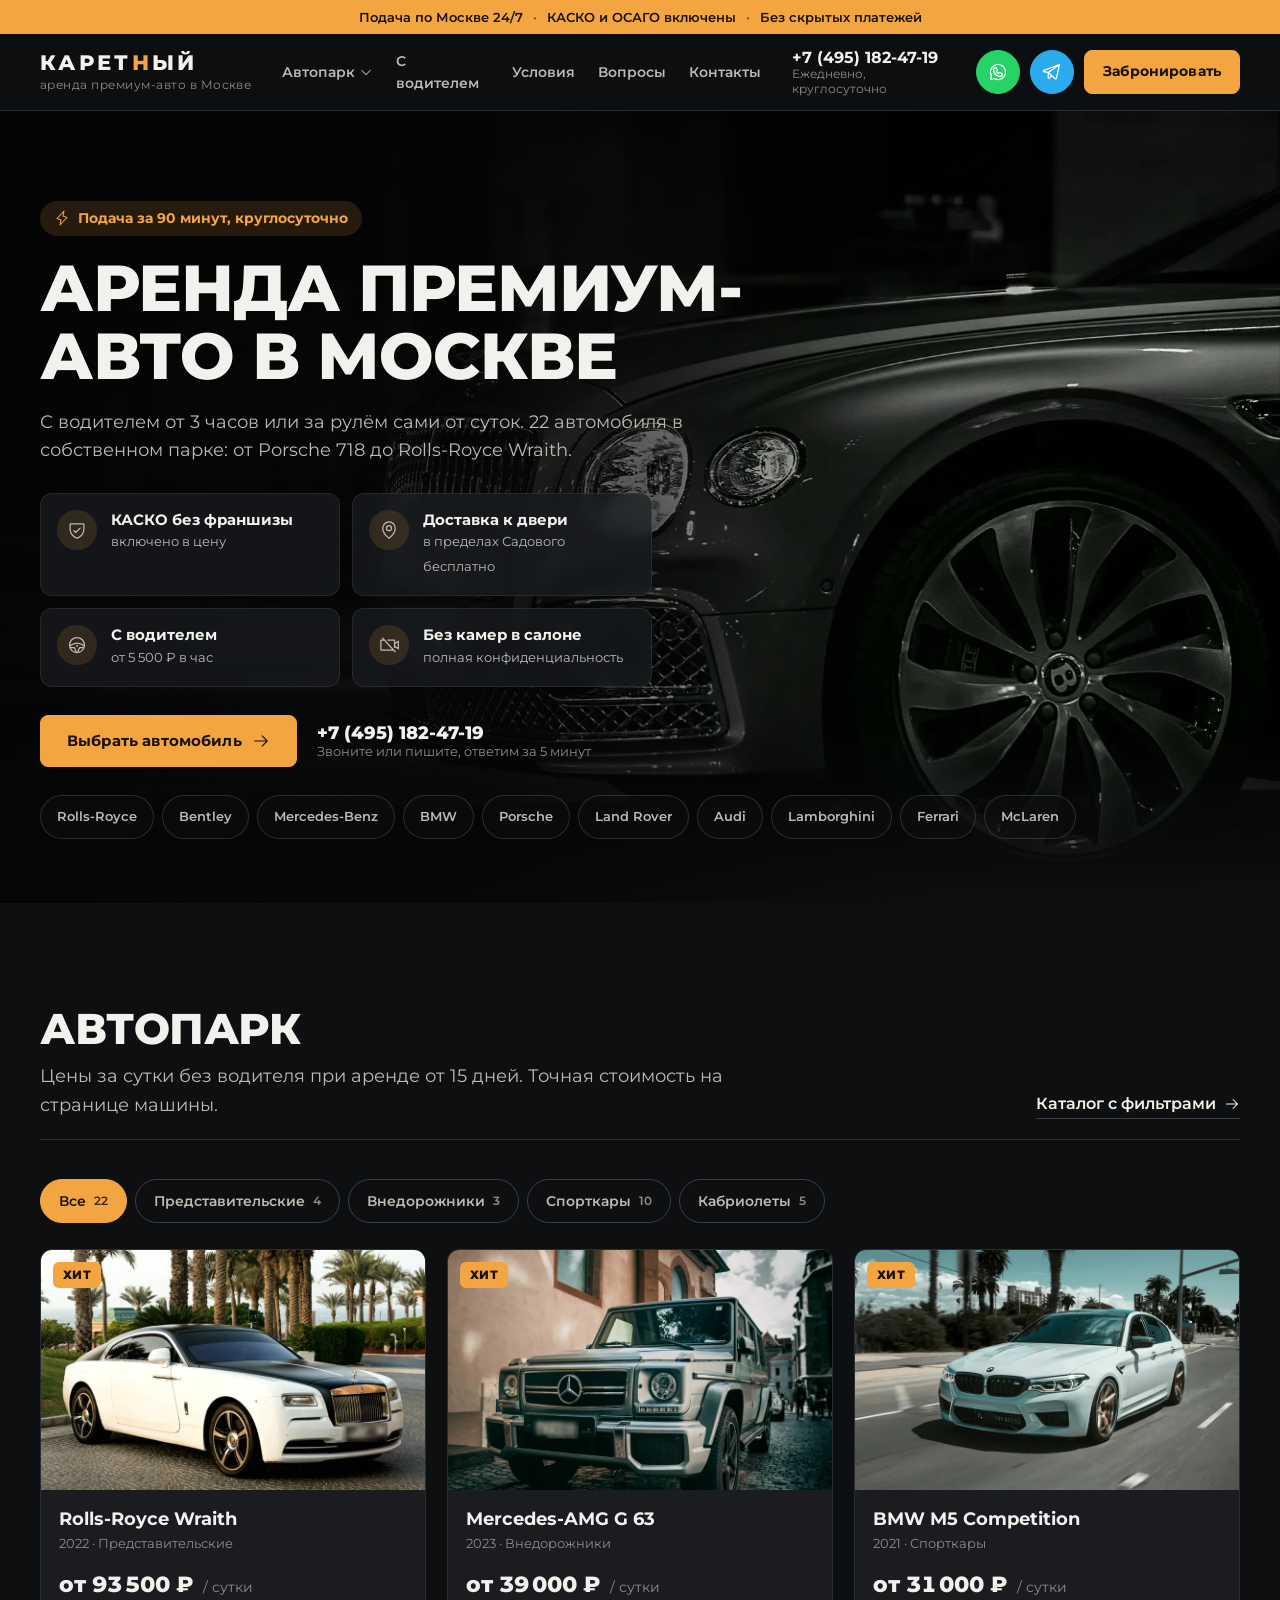
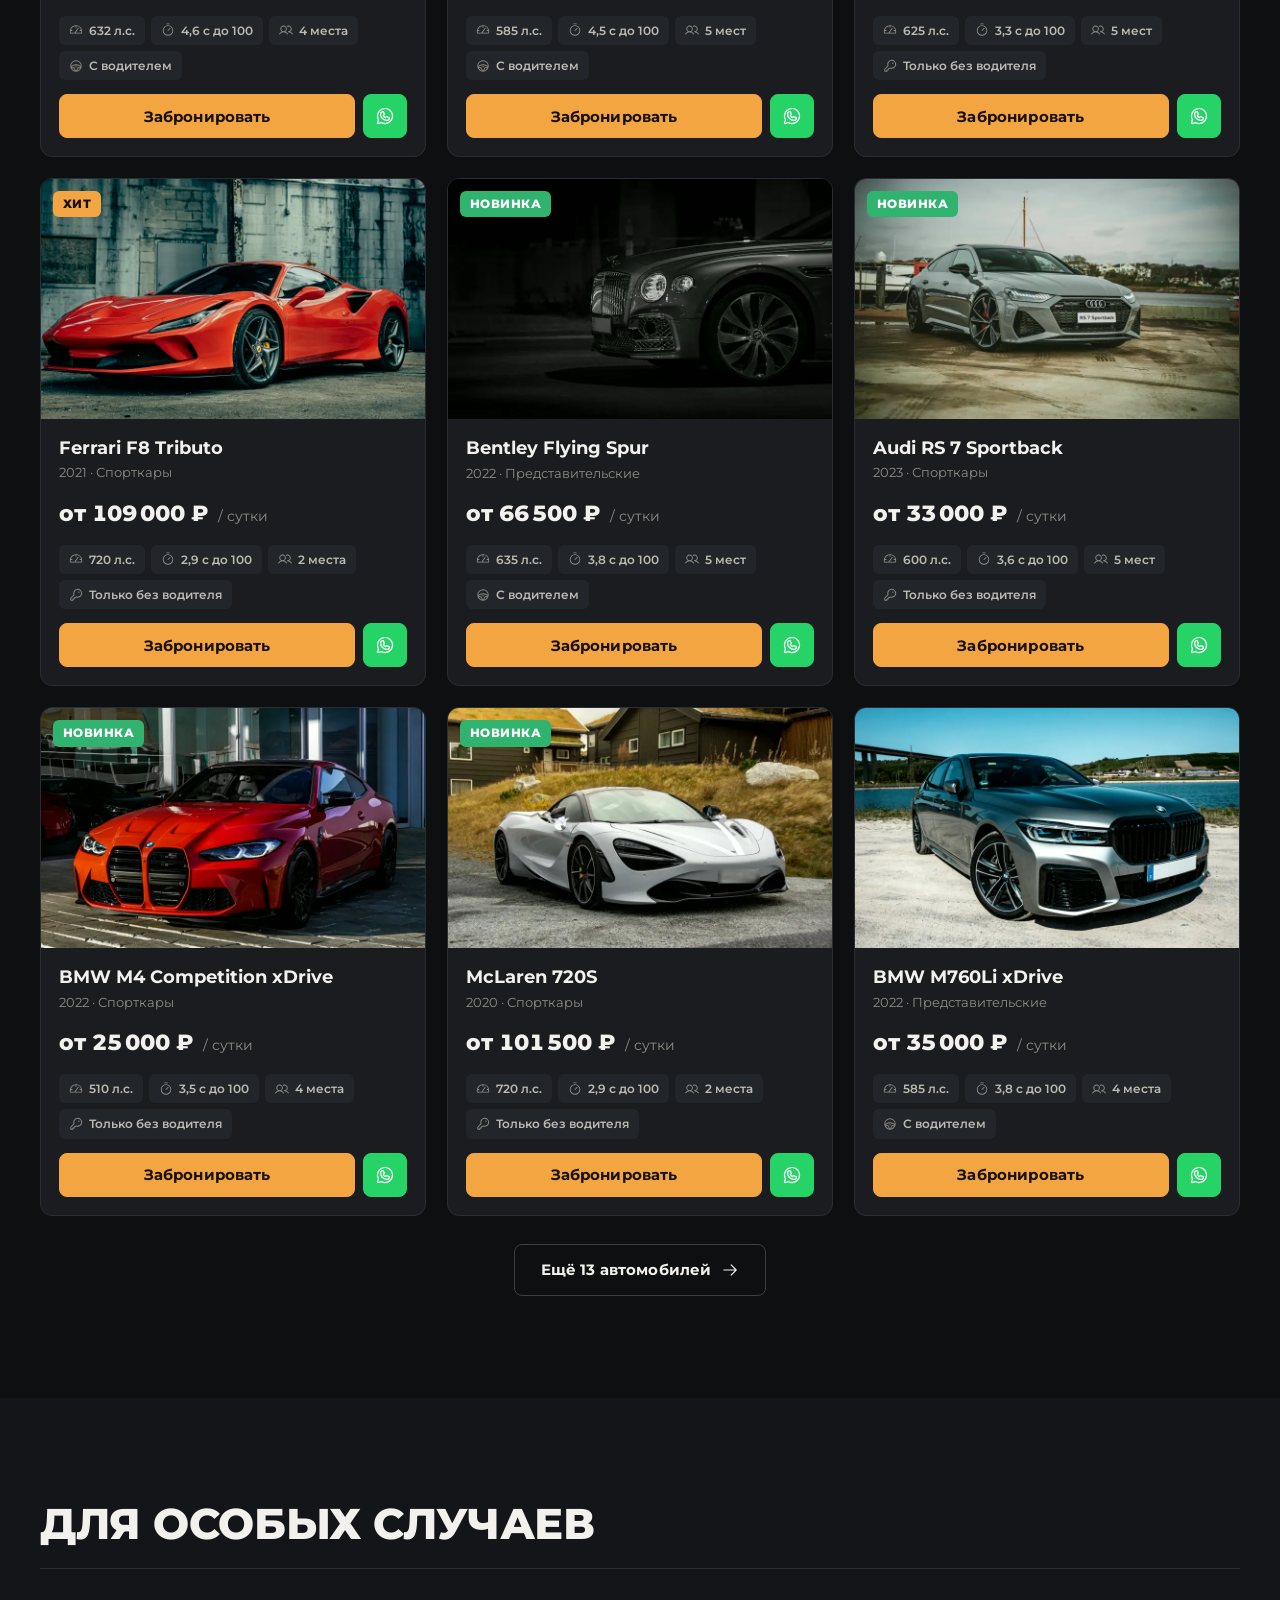
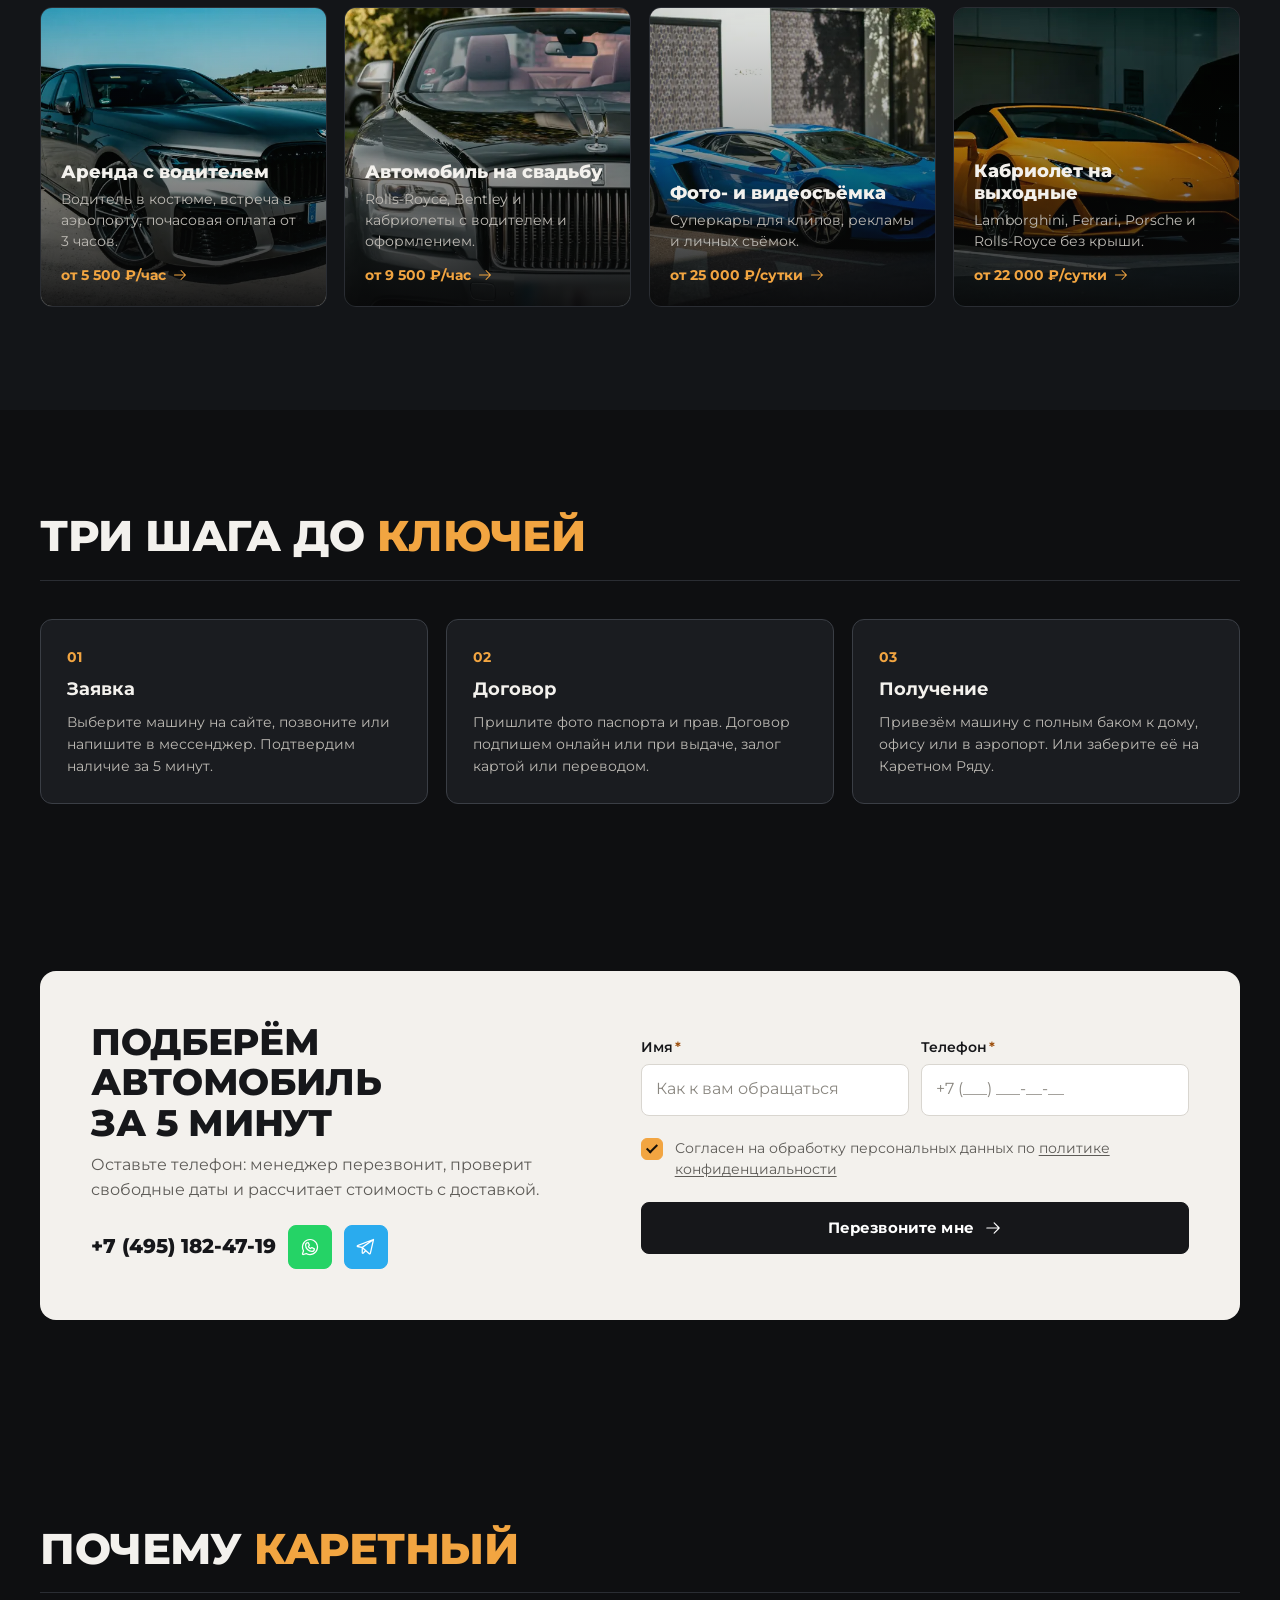
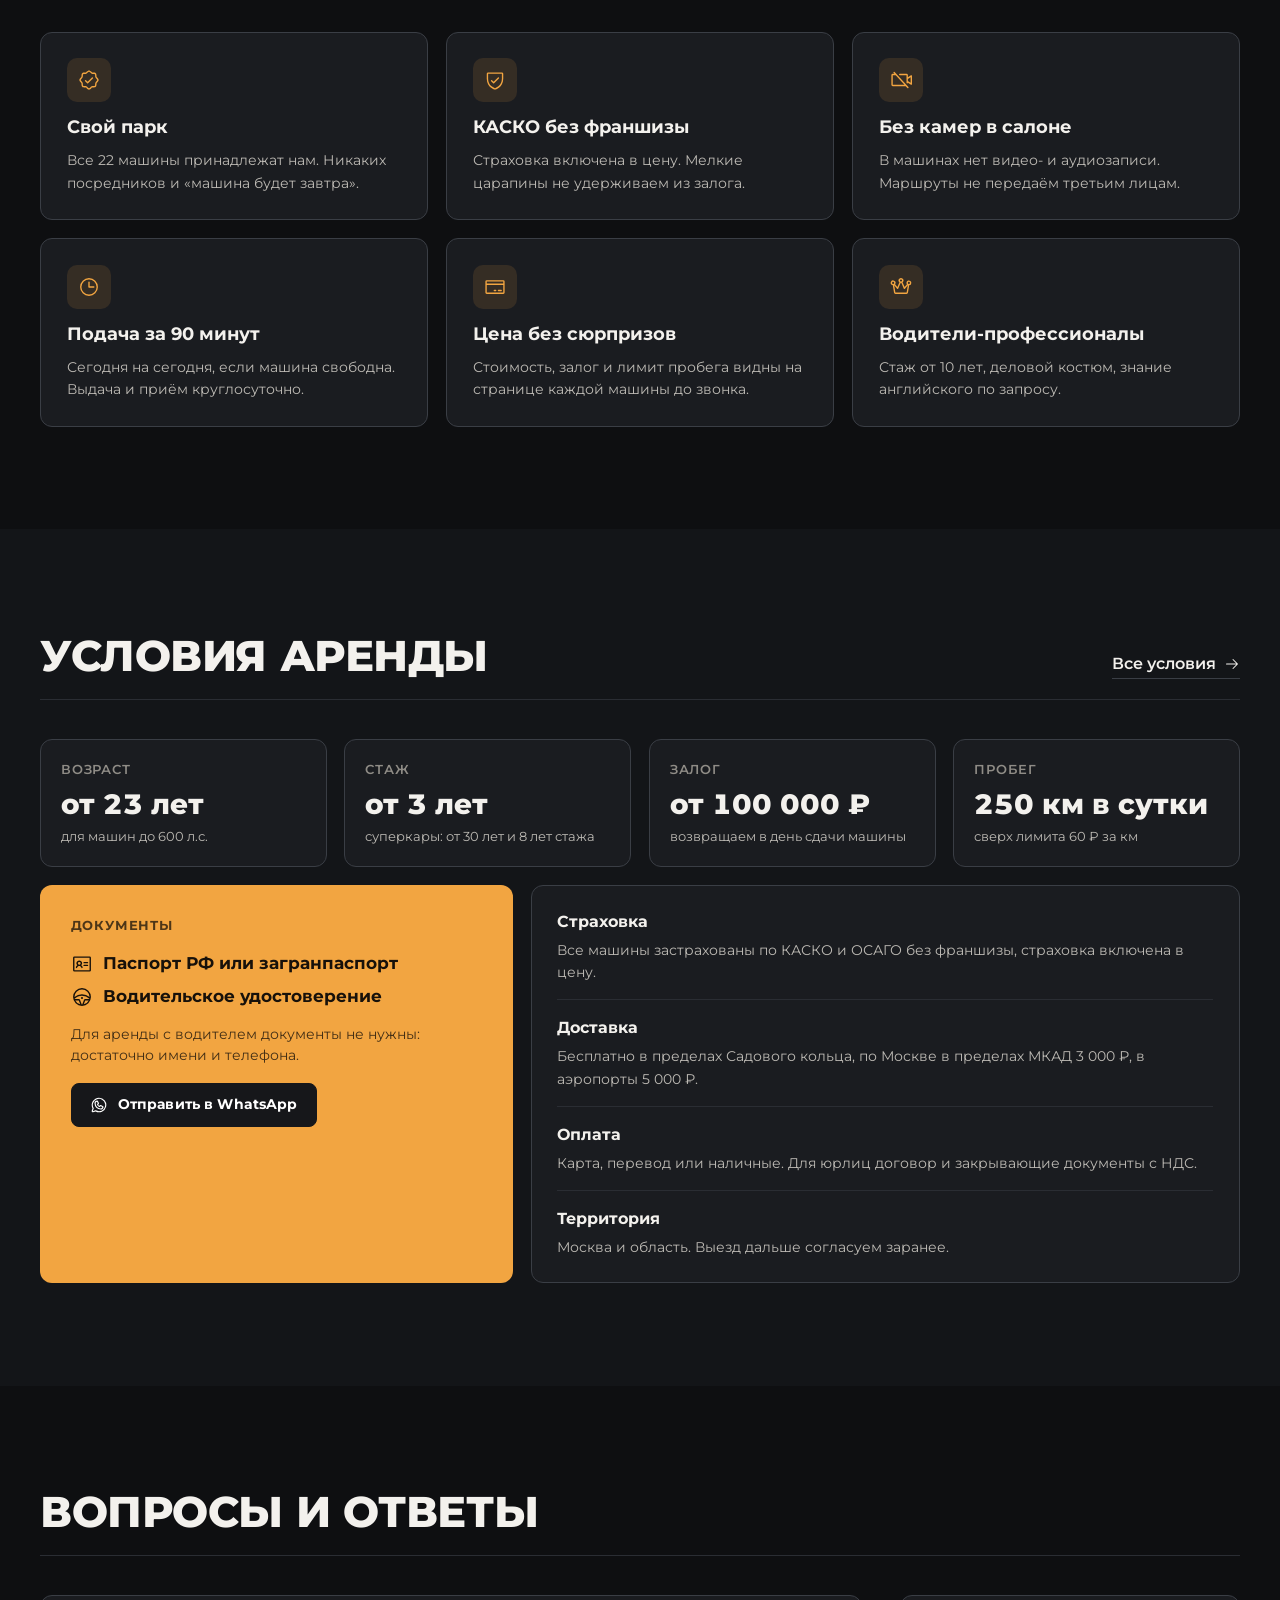
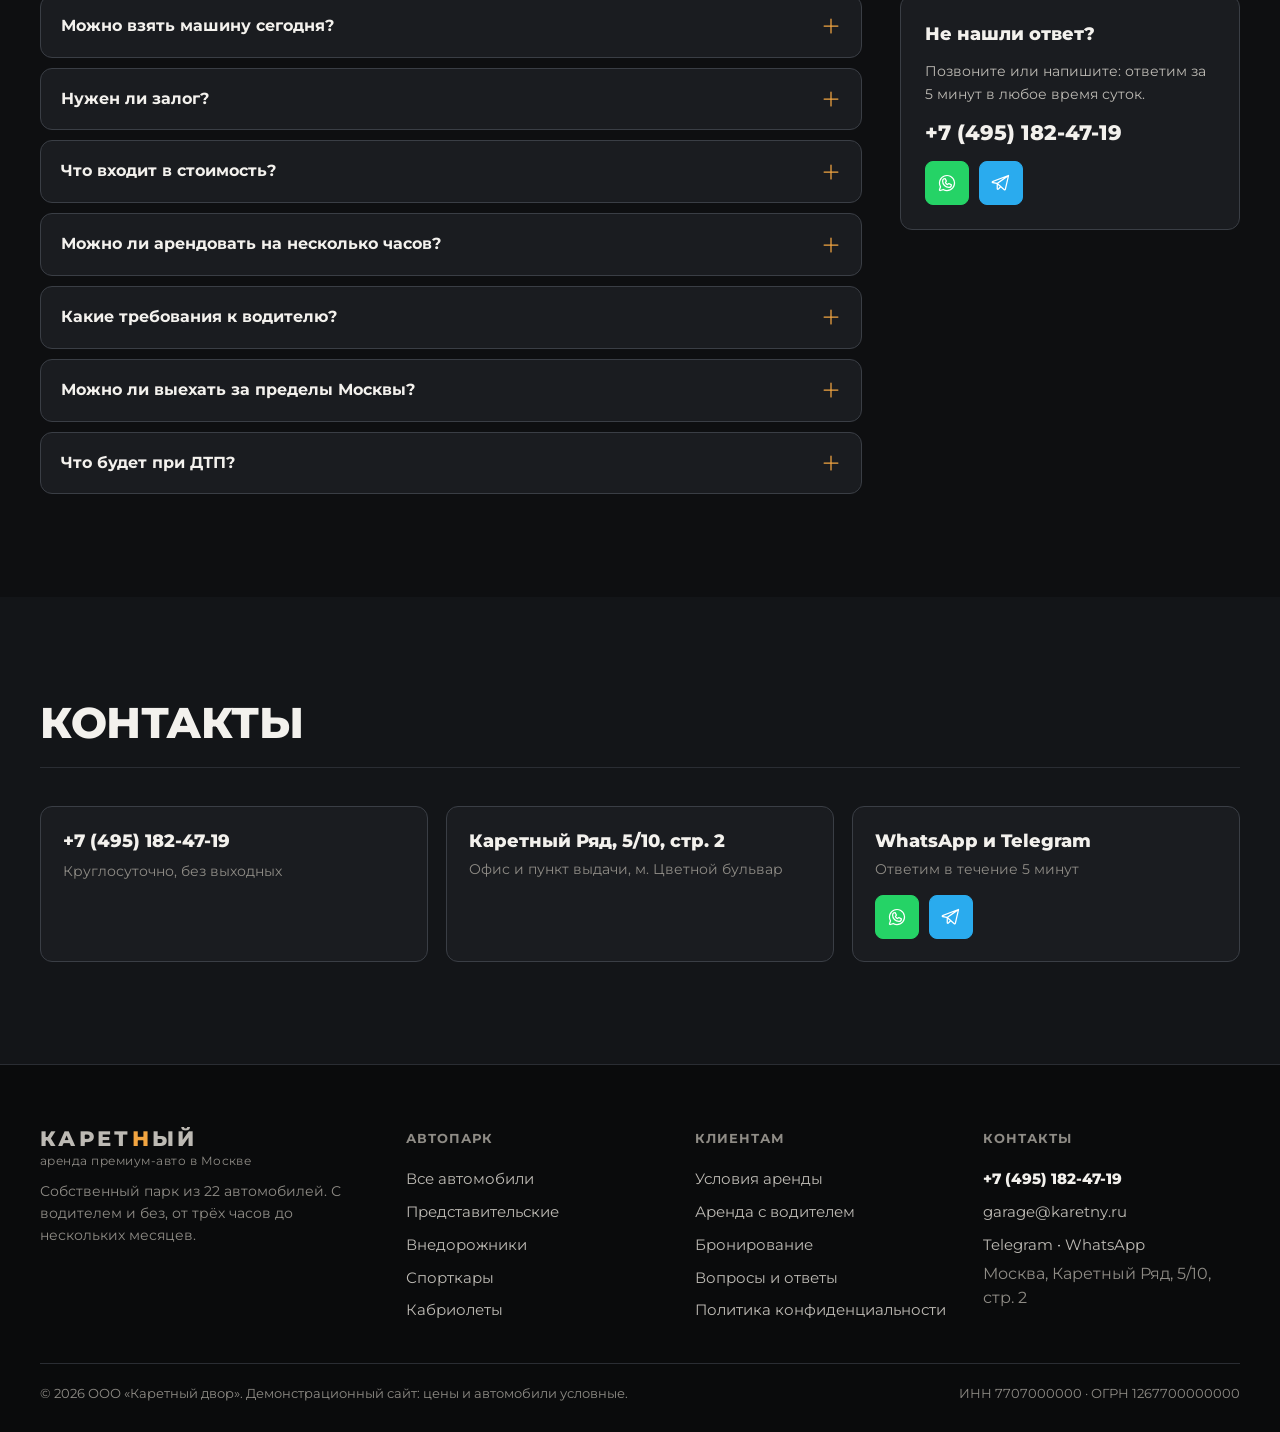
<file: index.html>
<!doctype html>
<html lang="ru" class="no-js">
<head>
<meta charset="utf-8">
<meta name="viewport" content="width=device-width, initial-scale=1, viewport-fit=cover">
<title>Каретный: аренда премиум-авто в Москве с водителем и без</title>
<meta name="description" content="22 премиум-автомобиля в аренду в Москве: Rolls-Royce, Bentley, Mercedes-AMG, Porsche, Lamborghini, Ferrari. С водителем от 3 часов, без водителя от суток. Подача за 90 минут.">
<meta name="theme-color" content="#0e0f11">
<link rel="icon" href="data:image/svg+xml,%3Csvg xmlns=%22http://www.w3.org/2000/svg%22 viewBox=%220 0 32 32%22%3E%3Crect width=%2232%22 height=%2232%22 rx=%226%22 fill=%22%23f2a541%22/%3E%3Ctext x=%2216%22 y=%2223%22 font-family=%22Arial%22 font-weight=%22900%22 font-size=%2220%22 text-anchor=%22middle%22 fill=%22%2317110a%22%3EК%3C/text%3E%3C/svg%3E">
<link rel="preload" href="assets/fonts/montserrat-cyrillic.woff2" as="font" type="font/woff2" crossorigin>
<link rel="stylesheet" href="assets/css/style.css?v=34">
<script>document.documentElement.classList.remove("no-js");</script>
</head>
<body>
<a class="skip" href="#main">К содержанию</a>
<div class="topbar"><span>Подача по Москве 24/7</span><span>КАСКО и ОСАГО включены</span><span>Без скрытых платежей</span></div>
<header class="header">
  <div class="container header__inner">
    <a class="logo" href="index.html" aria-label="Каретный, на главную">
      <span class="logo__word">Карет<b>н</b>ый</span>
      <span class="logo__sub">аренда премиум-авто в Москве</span>
    </a>
    <nav class="nav" aria-label="Основное меню">
      <div class="nav__drop" data-drop>
        <button type="button" aria-expanded="false" aria-controls="nav-menu">Автопарк <svg class="icon" aria-hidden="true"><use href="#i-caret-down"/></svg></button>
        <div class="nav__menu" id="nav-menu">
          <a href="fleet.html">Все автомобили<span data-count="all"></span></a>
          <a href="fleet.html?cls=executive">Представительские<span data-count="executive"></span></a><a href="fleet.html?cls=suv">Внедорожники<span data-count="suv"></span></a><a href="fleet.html?cls=sport">Спорткары<span data-count="sport"></span></a><a href="fleet.html?cls=open">Кабриолеты<span data-count="open"></span></a>
        </div>
      </div>
      <a href="fleet.html?driver=1">С водителем</a>
      <a href="terms.html">Условия</a>
      <a href="index.html#faq">Вопросы</a>
      <a href="index.html#contacts">Контакты</a>
    </nav>
    <div class="header__contacts">
      <div class="header__phone"><a href="tel:+74951824719" data-phone>+7 (495) 182-47-19</a><small>Ежедневно, круглосуточно</small></div>
      <a class="ibtn ibtn--wa header__msg" href="https://wa.me/74951824719" target="_blank" rel="noopener" aria-label="Написать в WhatsApp"><svg class="icon" aria-hidden="true"><use href="#i-whatsapp-logo"/></svg></a>
      <a class="ibtn ibtn--tg header__msg" href="https://t.me/karetny_garage" target="_blank" rel="noopener" aria-label="Написать в Telegram"><svg class="icon" aria-hidden="true"><use href="#i-telegram-logo"/></svg></a>
      <a class="btn btn--sm" href="booking.html">Забронировать</a>
      <button class="ibtn burger" type="button" aria-label="Открыть меню" aria-controls="drawer" aria-expanded="false" data-open-drawer><svg class="icon" aria-hidden="true"><use href="#i-list"/></svg></button>
    </div>
  </div>
</header>
<div class="drawer" id="drawer" aria-hidden="true">
  <button class="drawer__scrim" type="button" tabindex="-1" aria-label="Закрыть меню" data-close-drawer></button>
  <div class="drawer__panel" role="dialog" aria-modal="true" aria-label="Меню">
    <div class="drawer__top">
      <a class="logo" href="index.html"><span class="logo__word">Карет<b>н</b>ый</span></a>
      <button class="ibtn" type="button" aria-label="Закрыть меню" data-close-drawer><svg class="icon" aria-hidden="true"><use href="#i-x"/></svg></button>
    </div>
    <nav class="drawer__nav" aria-label="Меню">
      <a href="fleet.html">Автопарк<span data-count="all"></span></a>
      <a class="is-sub" href="fleet.html?cls=executive">Представительские<span data-count="executive"></span></a><a class="is-sub" href="fleet.html?cls=suv">Внедорожники<span data-count="suv"></span></a><a class="is-sub" href="fleet.html?cls=sport">Спорткары<span data-count="sport"></span></a><a class="is-sub" href="fleet.html?cls=open">Кабриолеты<span data-count="open"></span></a>
      <a href="fleet.html?driver=1">С водителем</a>
      <a href="terms.html">Условия аренды</a>
      <a href="index.html#faq">Вопросы</a>
      <a href="index.html#contacts">Контакты</a>
    </nav>
    <div>
      <a class="drawer__phone" href="tel:+74951824719">+7 (495) 182-47-19</a>
      <p class="muted">Ежедневно, круглосуточно</p>
    </div>
    <div class="drawer__msg">
      <a class="ibtn ibtn--wa" href="https://wa.me/74951824719" target="_blank" rel="noopener" aria-label="WhatsApp"><svg class="icon" aria-hidden="true"><use href="#i-whatsapp-logo"/></svg></a>
      <a class="ibtn ibtn--tg" href="https://t.me/karetny_garage" target="_blank" rel="noopener" aria-label="Telegram"><svg class="icon" aria-hidden="true"><use href="#i-telegram-logo"/></svg></a>
    </div>
    <a class="btn btn--block" href="booking.html">Забронировать автомобиль</a>
  </div>
</div>
<main id="main">
<section class="hero">
  <div class="hero__bg"><img src="assets/cars/hero-2400.webp" srcset="assets/cars/hero-1200.webp 1200w, assets/cars/hero-2400.webp 2400w" sizes="100vw" width="2400" height="1200" alt="Bentley Flying Spur ночью" fetchpriority="high"></div>
  <div class="container hero__inner">
    <div class="hero__text">
      <span class="hero__tag"><svg class="icon" aria-hidden="true"><use href="#i-lightning"/></svg>Подача за 90 минут, круглосуточно</span>
      <h1 class="h1">Аренда премиум-авто в&nbsp;Москве</h1>
      <p class="lead">С водителем от 3 часов или за рулём сами от суток. 22 автомобиля в собственном парке: от Porsche 718 до Rolls-Royce Wraith.</p>
    </div>
    <div class="hero__perks">
      <div class="perk"><span class="perk__icon"><svg class="icon" aria-hidden="true"><use href="#i-shield-check"/></svg></span><div><b>КАСКО без франшизы</b><span>включено в цену</span></div></div>
      <div class="perk"><span class="perk__icon"><svg class="icon" aria-hidden="true"><use href="#i-map-pin"/></svg></span><div><b>Доставка к двери</b><span>в пределах Садового бесплатно</span></div></div>
      <div class="perk"><span class="perk__icon"><svg class="icon" aria-hidden="true"><use href="#i-steering-wheel"/></svg></span><div><b>С водителем</b><span>от 5 500 ₽ в час</span></div></div>
      <div class="perk"><span class="perk__icon"><svg class="icon" aria-hidden="true"><use href="#i-video-camera-slash"/></svg></span><div><b>Без камер в салоне</b><span>полная конфиденциальность</span></div></div>
    </div>
    <div class="hero__actions">
      <a class="btn" href="#fleet">Выбрать автомобиль <svg class="icon icon--go" aria-hidden="true"><use href="#i-arrow-right"/></svg></a>
      <div class="hero__call"><a href="tel:+74951824719">+7 (495) 182-47-19</a><small>Звоните или пишите, ответим за 5 минут</small></div>
    </div>
    <nav class="brands" aria-label="Марки"><a href="fleet.html?brand=Rolls-Royce">Rolls-Royce</a><a href="fleet.html?brand=Bentley">Bentley</a><a href="fleet.html?brand=Mercedes-Benz">Mercedes-Benz</a><a href="fleet.html?brand=BMW">BMW</a><a href="fleet.html?brand=Porsche">Porsche</a><a href="fleet.html?brand=Land Rover">Land Rover</a><a href="fleet.html?brand=Audi">Audi</a><a href="fleet.html?brand=Lamborghini">Lamborghini</a><a href="fleet.html?brand=Ferrari">Ferrari</a><a href="fleet.html?brand=McLaren">McLaren</a></nav>
  </div>
</section>

<section class="section" id="fleet">
  <div class="container">
    <div class="section__head">
      <div>
        <h2 class="h2">Автопарк</h2>
        <p class="lead">Цены за сутки без водителя при аренде от 15 дней. Точная стоимость на странице машины.</p>
      </div>
      <a class="link" href="fleet.html">Каталог с фильтрами <svg class="icon" aria-hidden="true"><use href="#i-arrow-right"/></svg></a>
    </div>
    <div class="tabs" id="home-tabs" role="toolbar" aria-label="Класс автомобиля"></div>
    <div class="cards" id="home-cards" aria-live="polite"></div>
    <div class="more"><a class="btn btn--ghost" id="home-more" href="fleet.html">Показать все автомобили <svg class="icon icon--go" aria-hidden="true"><use href="#i-arrow-right"/></svg></a></div>
  </div>
</section>

<section class="section section--alt">
  <div class="container">
    <div class="section__head"><h2 class="h2">Для особых случаев</h2></div>
    <div class="tiles"><a class="tile reveal" style="--i:0" href="fleet.html?driver=1"><img src="assets/cars/m760li-800.webp" width="800" height="500" alt="" loading="lazy" decoding="async"><b>Аренда с водителем</b><p>Водитель в костюме, встреча в аэропорту, почасовая оплата от 3 часов.</p><span>от 5 500 ₽/час <svg class="icon" aria-hidden="true"><use href="#i-arrow-right"/></svg></span></a><a class="tile reveal" style="--i:1" href="booking.html?car=dawn&driver=1"><img src="assets/cars/dawn-800.webp" width="800" height="500" alt="" loading="lazy" decoding="async"><b>Автомобиль на свадьбу</b><p>Rolls-Royce, Bentley и кабриолеты с водителем и оформлением.</p><span>от 9 500 ₽/час <svg class="icon" aria-hidden="true"><use href="#i-arrow-right"/></svg></span></a><a class="tile reveal" style="--i:2" href="fleet.html?cls=sport"><img src="assets/cars/aventador-800.webp" width="800" height="500" alt="" loading="lazy" decoding="async"><b>Фото- и видеосъёмка</b><p>Суперкары для клипов, рекламы и личных съёмок.</p><span>от 25 000 ₽/сутки <svg class="icon" aria-hidden="true"><use href="#i-arrow-right"/></svg></span></a><a class="tile reveal" style="--i:3" href="fleet.html?cls=open"><img src="assets/cars/huracan-evo-800.webp" width="800" height="500" alt="" loading="lazy" decoding="async"><b>Кабриолет на выходные</b><p>Lamborghini, Ferrari, Porsche и Rolls-Royce без крыши.</p><span>от 22 000 ₽/сутки <svg class="icon" aria-hidden="true"><use href="#i-arrow-right"/></svg></span></a></div>
  </div>
</section>

<section class="section">
  <div class="container">
    <div class="section__head"><h2 class="h2">Три шага до <span class="hl">ключей</span></h2></div>
    <div class="steps">
      <div class="box reveal" style="--i:0"><span class="box__num">01</span><h3>Заявка</h3><p>Выберите машину на сайте, позвоните или напишите в мессенджер. Подтвердим наличие за 5 минут.</p></div>
      <div class="box reveal" style="--i:1"><span class="box__num">02</span><h3>Договор</h3><p>Пришлите фото паспорта и прав. Договор подпишем онлайн или при выдаче, залог картой или переводом.</p></div>
      <div class="box reveal" style="--i:2"><span class="box__num">03</span><h3>Получение</h3><p>Привезём машину с полным баком к дому, офису или в аэропорт. Или заберите её на Каретном Ряду.</p></div>
    </div>
  </div>
</section>

<section class="section section--tight" id="lead">
  <div class="container">
    <div class="lead-band reveal">
      <div>
        <h2 class="h2">Подберём автомобиль за 5 минут</h2>
        <p>Оставьте телефон: менеджер перезвонит, проверит свободные даты и рассчитает стоимость с доставкой.</p>
        <div class="lead-band__phone">
          <a class="tel" href="tel:+74951824719">+7 (495) 182-47-19</a>
          <a class="ibtn ibtn--wa" href="https://wa.me/74951824719" target="_blank" rel="noopener" aria-label="WhatsApp"><svg class="icon" aria-hidden="true"><use href="#i-whatsapp-logo"/></svg></a>
          <a class="ibtn ibtn--tg" href="https://t.me/karetny_garage" target="_blank" rel="noopener" aria-label="Telegram"><svg class="icon" aria-hidden="true"><use href="#i-telegram-logo"/></svg></a>
        </div>
      </div>
      <form class="js-lead" novalidate>
        <div class="field"><label for="lead-name">Имя<span class="req" aria-hidden="true">*</span></label><input id="lead-name" name="name" autocomplete="name" required placeholder="Как к вам обращаться"><span class="field__error">Напишите имя</span></div>
        <div class="field"><label for="lead-phone">Телефон<span class="req" aria-hidden="true">*</span></label><input id="lead-phone" name="phone" type="tel" required inputmode="tel" autocomplete="tel" placeholder="+7 (___) ___-__-__" data-phone-mask><span class="field__error">Проверьте номер: нужно 10 цифр после +7</span></div>
        <label class="check"><input type="checkbox" name="agree" checked><span>Согласен на обработку персональных данных по <a href="terms.html#privacy">политике конфиденциальности</a></span></label>
        <p class="field__error">Без согласия мы не сможем перезвонить: отметьте галочку</p>
        <button class="btn btn--dark" type="submit">Перезвоните мне <svg class="icon icon--go" aria-hidden="true"><use href="#i-arrow-right"/></svg></button>
        <div class="done" role="status"><b>Заявка принята</b><span>Номер <code></code>. Перезвоним в течение 5 минут.</span></div>
      </form>
    </div>
  </div>
</section>


<section class="section">
  <div class="container">
    <div class="section__head"><h2 class="h2">Почему <span class="hl">Каретный</span></h2></div>
    <div class="reasons"><div class="box reveal" style="--i:0"><span class="box__icon"><svg class="icon" aria-hidden="true"><use href="#i-seal-check"/></svg></span><h3>Свой парк</h3><p>Все 22 машины принадлежат нам. Никаких посредников и «машина будет завтра».</p></div><div class="box reveal" style="--i:1"><span class="box__icon"><svg class="icon" aria-hidden="true"><use href="#i-shield-check"/></svg></span><h3>КАСКО без франшизы</h3><p>Страховка включена в цену. Мелкие царапины не удерживаем из залога.</p></div><div class="box reveal" style="--i:2"><span class="box__icon"><svg class="icon" aria-hidden="true"><use href="#i-video-camera-slash"/></svg></span><h3>Без камер в салоне</h3><p>В машинах нет видео- и аудиозаписи. Маршруты не передаём третьим лицам.</p></div><div class="box reveal" style="--i:3"><span class="box__icon"><svg class="icon" aria-hidden="true"><use href="#i-clock"/></svg></span><h3>Подача за 90 минут</h3><p>Сегодня на сегодня, если машина свободна. Выдача и приём круглосуточно.</p></div><div class="box reveal" style="--i:4"><span class="box__icon"><svg class="icon" aria-hidden="true"><use href="#i-credit-card"/></svg></span><h3>Цена без сюрпризов</h3><p>Стоимость, залог и лимит пробега видны на странице каждой машины до звонка.</p></div><div class="box reveal" style="--i:5"><span class="box__icon"><svg class="icon" aria-hidden="true"><use href="#i-crown"/></svg></span><h3>Водители-профессионалы</h3><p>Стаж от 10 лет, деловой костюм, знание английского по запросу.</p></div></div>
  </div>
</section>

<section class="section section--alt" id="terms">
  <div class="container">
    <div class="section__head">
      <h2 class="h2">Условия аренды</h2>
      <a class="link" href="terms.html">Все условия <svg class="icon" aria-hidden="true"><use href="#i-arrow-right"/></svg></a>
    </div>
    <div class="stats">
      <div class="stat reveal" style="--i:0"><small>Возраст</small><b>от 23 лет</b><span>для машин до 600 л.с.</span></div>
      <div class="stat reveal" style="--i:1"><small>Стаж</small><b>от 3 лет</b><span>суперкары: от 30 лет и 8 лет стажа</span></div>
      <div class="stat reveal" style="--i:2"><small>Залог</small><b>от 100&nbsp;000&nbsp;₽</b><span>возвращаем в день сдачи машины</span></div>
      <div class="stat reveal" style="--i:3"><small>Пробег</small><b>250&nbsp;км в&nbsp;сутки</b><span>сверх лимита 60 ₽ за км</span></div>
    </div>
    <div class="rules">
      <div class="docs reveal">
        <small>Документы</small>
        <ul>
          <li><svg class="icon" aria-hidden="true"><use href="#i-identification-card"/></svg>Паспорт РФ или загранпаспорт</li>
          <li><svg class="icon" aria-hidden="true"><use href="#i-steering-wheel"/></svg>Водительское удостоверение</li>
        </ul>
        <p>Для аренды с водителем документы не нужны: достаточно имени и телефона.</p>
        <a class="btn btn--dark btn--sm" href="https://wa.me/74951824719?text=%D0%97%D0%B4%D1%80%D0%B0%D0%B2%D1%81%D1%82%D0%B2%D1%83%D0%B9%D1%82%D0%B5!%20%D0%9E%D1%82%D0%BF%D1%80%D0%B0%D0%B2%D0%BB%D1%8F%D1%8E%20%D0%B4%D0%BE%D0%BA%D1%83%D0%BC%D0%B5%D0%BD%D1%82%D1%8B" target="_blank" rel="noopener"><svg class="icon" aria-hidden="true"><use href="#i-whatsapp-logo"/></svg>Отправить в WhatsApp</a>
      </div>
      <dl class="rule-list reveal">
        <div><dt>Страховка</dt><dd>Все машины застрахованы по КАСКО и ОСАГО без франшизы, страховка включена в цену.</dd></div>
        <div><dt>Доставка</dt><dd>Бесплатно в пределах Садового кольца, по Москве в пределах МКАД 3 000 ₽, в аэропорты 5 000 ₽.</dd></div>
        <div><dt>Оплата</dt><dd>Карта, перевод или наличные. Для юрлиц договор и закрывающие документы с НДС.</dd></div>
        <div><dt>Территория</dt><dd>Москва и область. Выезд дальше согласуем заранее.</dd></div>
      </dl>
    </div>
  </div>
</section>

<section class="section" id="faq">
  <div class="container">
    <div class="section__head"><h2 class="h2">Вопросы и ответы</h2></div>
    <div class="faq-wrap"><div class="faq"><details class="reveal"><summary>Можно взять машину сегодня?<svg class="icon" aria-hidden="true"><use href="#i-plus"/></svg></summary><p>Да, если она свободна. Минимальное время от звонка до подачи 90 минут, ночью столько же.</p></details><details class="reveal"><summary>Нужен ли залог?<svg class="icon" aria-hidden="true"><use href="#i-plus"/></svg></summary><p>Да, для аренды без водителя. Сумма указана на странице автомобиля, от 100 000 ₽. Возвращаем в день сдачи машины после осмотра. С водителем залог не нужен.</p></details><details class="reveal"><summary>Что входит в стоимость?<svg class="icon" aria-hidden="true"><use href="#i-plus"/></svg></summary><p>Автомобиль, КАСКО и ОСАГО без франшизы, 250 км пробега в сутки, мойка и полный бак при выдаче. Подача в пределах Садового кольца бесплатная.</p></details><details class="reveal"><summary>Можно ли арендовать на несколько часов?<svg class="icon" aria-hidden="true"><use href="#i-plus"/></svg></summary><p>С водителем: от 3 часов, почасовая цена указана на странице машины. Без водителя минимальный срок 1 сутки.</p></details><details class="reveal"><summary>Какие требования к водителю?<svg class="icon" aria-hidden="true"><use href="#i-plus"/></svg></summary><p>Возраст от 23 лет и стаж от 3 лет. Для суперкаров (McLaren, Ferrari, Lamborghini, Aventador): от 30 лет и стаж от 8 лет.</p></details><details class="reveal"><summary>Можно ли выехать за пределы Москвы?<svg class="icon" aria-hidden="true"><use href="#i-plus"/></svg></summary><p>По Московской области без согласования. Поездки в другие регионы обсуждаем заранее, цена не меняется.</p></details><details class="reveal"><summary>Что будет при ДТП?<svg class="icon" aria-hidden="true"><use href="#i-plus"/></svg></summary><p>Звоните нам: приедем, вызовем ГИБДД и при необходимости заменим машину. Ремонт покрывает КАСКО, франшизы нет.</p></details></div><aside class="ask reveal"><b>Не нашли ответ?</b><p>Позвоните или напишите: ответим за 5 минут в любое время суток.</p><a class="tel" href="tel:+74951824719">+7 (495) 182-47-19</a><div class="drawer__msg"><a class="ibtn ibtn--wa" href="https://wa.me/74951824719" target="_blank" rel="noopener" aria-label="WhatsApp"><svg class="icon" aria-hidden="true"><use href="#i-whatsapp-logo"/></svg></a><a class="ibtn ibtn--tg" href="https://t.me/karetny_garage" target="_blank" rel="noopener" aria-label="Telegram"><svg class="icon" aria-hidden="true"><use href="#i-telegram-logo"/></svg></a></div></aside></div>
  </div>
</section>

<section class="section section--alt" id="contacts">
  <div class="container">
    <div class="section__head"><h2 class="h2">Контакты</h2></div>
    <div class="contacts">
      <div class="contact reveal" style="--i:0"><a href="tel:+74951824719"><b>+7 (495) 182-47-19</b></a><span>Круглосуточно, без выходных</span></div>
      <div class="contact reveal" style="--i:1"><b>Каретный Ряд, 5/10, стр. 2</b><span>Офис и пункт выдачи, м. Цветной бульвар</span></div>
      <div class="contact reveal" style="--i:2"><b>WhatsApp и Telegram</b><span>Ответим в течение 5 минут</span><div class="drawer__msg"><a class="ibtn ibtn--wa" href="https://wa.me/74951824719" target="_blank" rel="noopener" aria-label="WhatsApp"><svg class="icon" aria-hidden="true"><use href="#i-whatsapp-logo"/></svg></a><a class="ibtn ibtn--tg" href="https://t.me/karetny_garage" target="_blank" rel="noopener" aria-label="Telegram"><svg class="icon" aria-hidden="true"><use href="#i-telegram-logo"/></svg></a></div></div>
    </div>
  </div>
</section>
</main>
<footer class="footer">
  <div class="container">
    <div class="footer__grid">
      <div class="footer__about">
        <a class="logo" href="index.html"><span class="logo__word">Карет<b>н</b>ый</span><span class="logo__sub">аренда премиум-авто в Москве</span></a>
        <p>Собственный парк из 22 автомобилей. С водителем и без, от трёх часов до нескольких месяцев.</p>
      </div>
      <div>
        <h2 class="footer__title">Автопарк</h2>
        <ul><li><a href="fleet.html">Все автомобили</a></li><li><a href="fleet.html?cls=executive">Представительские</a></li><li><a href="fleet.html?cls=suv">Внедорожники</a></li><li><a href="fleet.html?cls=sport">Спорткары</a></li><li><a href="fleet.html?cls=open">Кабриолеты</a></li></ul>
      </div>
      <div>
        <h2 class="footer__title">Клиентам</h2>
        <ul>
          <li><a href="terms.html">Условия аренды</a></li>
          <li><a href="fleet.html?driver=1">Аренда с водителем</a></li>
          <li><a href="booking.html">Бронирование</a></li>
          <li><a href="index.html#faq">Вопросы и ответы</a></li>
          <li><a href="terms.html#privacy">Политика конфиденциальности</a></li>
        </ul>
      </div>
      <div>
        <h2 class="footer__title">Контакты</h2>
        <ul>
          <li><a class="footer__phone" href="tel:+74951824719">+7 (495) 182-47-19</a></li>
          <li><a href="mailto:garage@karetny.ru">garage@karetny.ru</a></li>
          <li><a href="https://t.me/karetny_garage" target="_blank" rel="noopener">Telegram</a> · <a href="https://wa.me/74951824719" target="_blank" rel="noopener">WhatsApp</a></li>
          <li class="muted">Москва, Каретный Ряд, 5/10, стр. 2</li>
        </ul>
      </div>
    </div>
    <div class="footer__legal">
      <span>© 2026 ООО «Каретный двор». Демонстрационный сайт: цены и автомобили условные.</span>
      <span>ИНН 7707000000 · ОГРН 1267700000000</span>
    </div>
  </div>
</footer>
<div class="mbar" id="mbar">
  <a class="ibtn" href="tel:+74951824719" aria-label="Позвонить"><svg class="icon" aria-hidden="true"><use href="#i-phone"/></svg></a>
  <a class="ibtn ibtn--wa" href="https://wa.me/74951824719" target="_blank" rel="noopener" aria-label="WhatsApp"><svg class="icon" aria-hidden="true"><use href="#i-whatsapp-logo"/></svg></a>
  <a class="btn" href="booking.html" data-mbar-book>Забронировать</a>
</div>
<div class="toast" id="toast" role="status" aria-live="polite"></div>
<script src="assets/js/icons.js?v=34"></script>
<script src="assets/js/data.js?v=34"></script>
<script src="assets/js/main.js?v=34"></script>
</body>
</html>
</file>
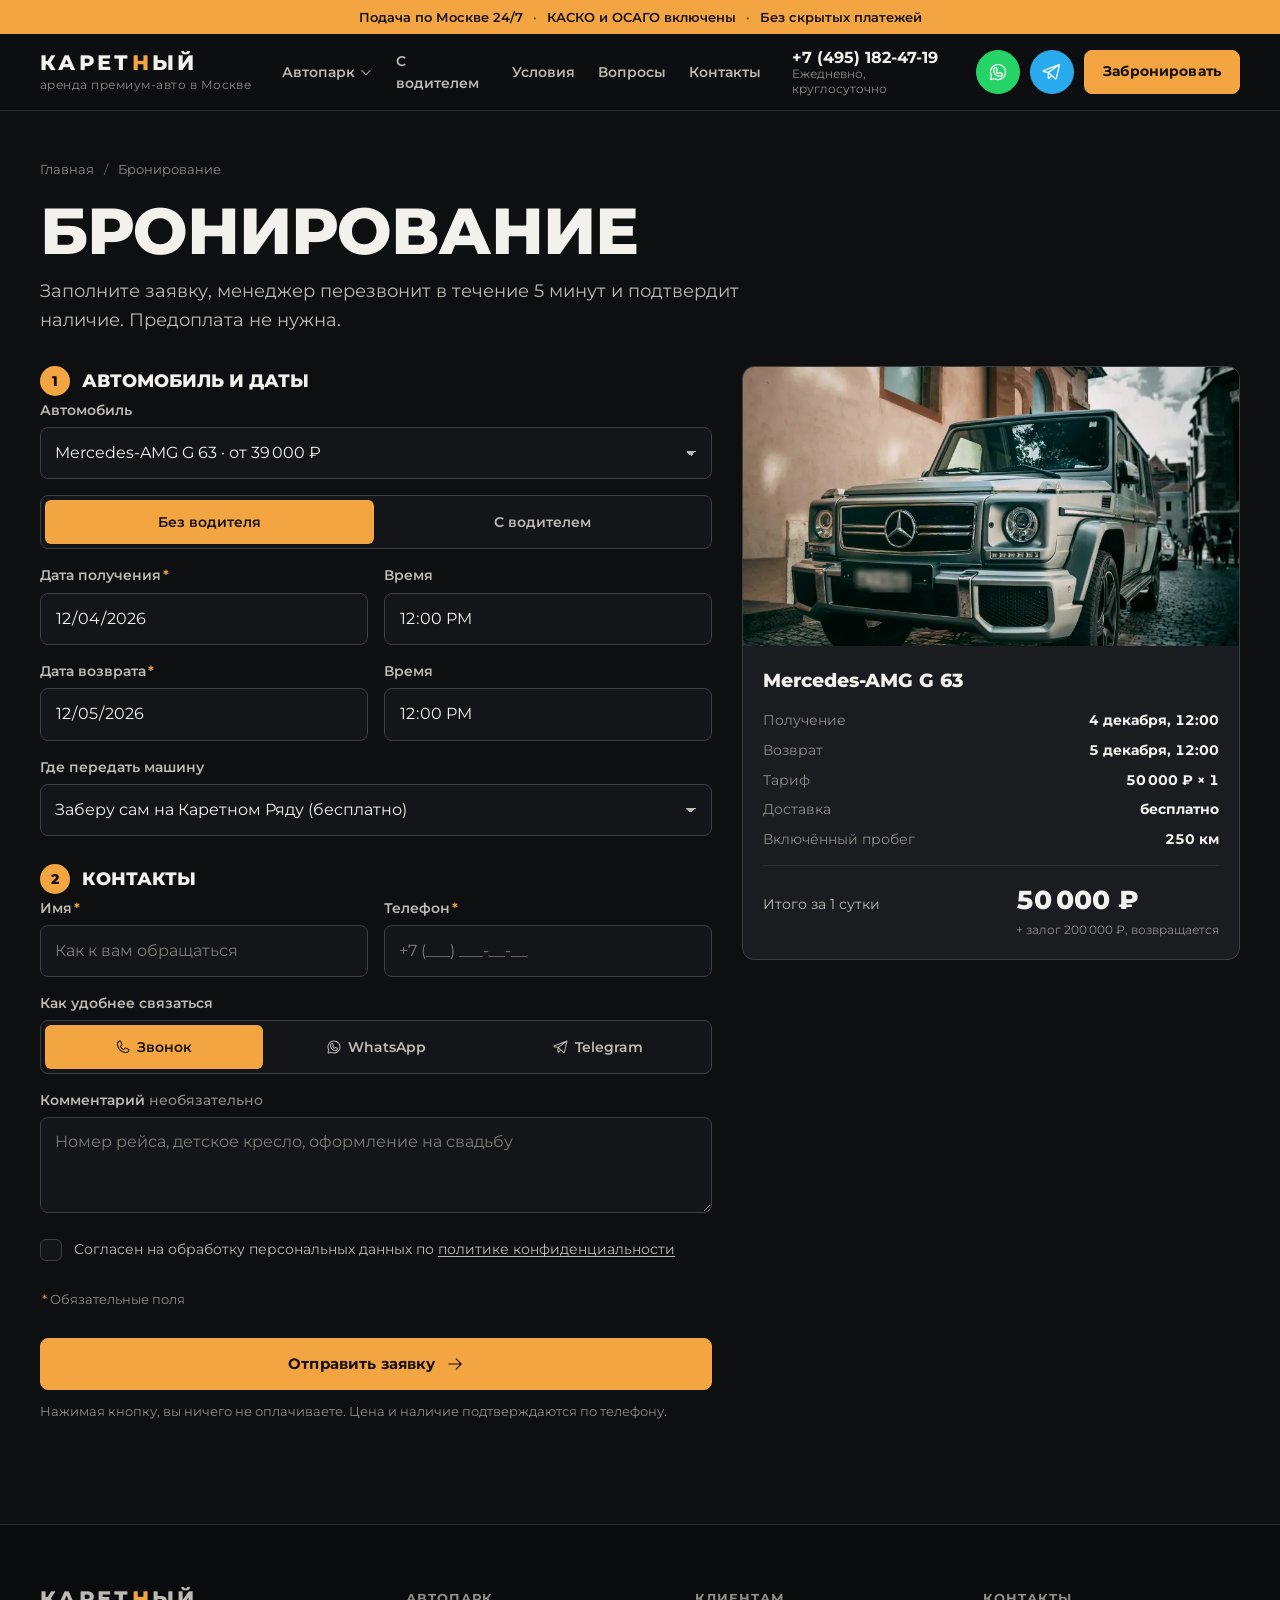
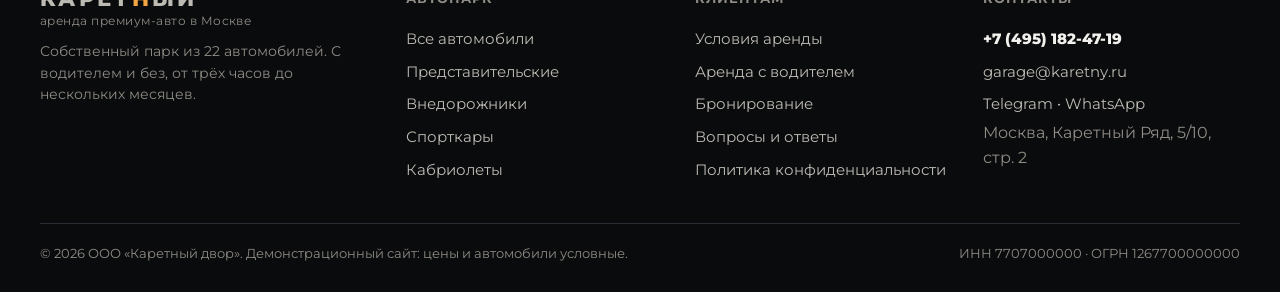
<file: booking.html>
<!doctype html>
<html lang="ru" class="no-js">
<head>
<meta charset="utf-8">
<meta name="viewport" content="width=device-width, initial-scale=1, viewport-fit=cover">
<title>Бронирование автомобиля | Каретный</title>
<meta name="description" content="Заявка на аренду премиум-автомобиля в Москве. Менеджер перезвонит в течение 5 минут.">
<meta name="theme-color" content="#0e0f11">
<link rel="icon" href="data:image/svg+xml,%3Csvg xmlns=%22http://www.w3.org/2000/svg%22 viewBox=%220 0 32 32%22%3E%3Crect width=%2232%22 height=%2232%22 rx=%226%22 fill=%22%23f2a541%22/%3E%3Ctext x=%2216%22 y=%2223%22 font-family=%22Arial%22 font-weight=%22900%22 font-size=%2220%22 text-anchor=%22middle%22 fill=%22%2317110a%22%3EК%3C/text%3E%3C/svg%3E">
<link rel="preload" href="assets/fonts/montserrat-cyrillic.woff2" as="font" type="font/woff2" crossorigin>
<link rel="stylesheet" href="assets/css/style.css?v=34">
<script>document.documentElement.classList.remove("no-js");</script>
</head>
<body>
<a class="skip" href="#main">К содержанию</a>
<div class="topbar"><span>Подача по Москве 24/7</span><span>КАСКО и ОСАГО включены</span><span>Без скрытых платежей</span></div>
<header class="header">
  <div class="container header__inner">
    <a class="logo" href="index.html" aria-label="Каретный, на главную">
      <span class="logo__word">Карет<b>н</b>ый</span>
      <span class="logo__sub">аренда премиум-авто в Москве</span>
    </a>
    <nav class="nav" aria-label="Основное меню">
      <div class="nav__drop" data-drop>
        <button type="button" aria-expanded="false" aria-controls="nav-menu">Автопарк <svg class="icon" aria-hidden="true"><use href="#i-caret-down"/></svg></button>
        <div class="nav__menu" id="nav-menu">
          <a href="fleet.html">Все автомобили<span data-count="all"></span></a>
          <a href="fleet.html?cls=executive">Представительские<span data-count="executive"></span></a><a href="fleet.html?cls=suv">Внедорожники<span data-count="suv"></span></a><a href="fleet.html?cls=sport">Спорткары<span data-count="sport"></span></a><a href="fleet.html?cls=open">Кабриолеты<span data-count="open"></span></a>
        </div>
      </div>
      <a href="fleet.html?driver=1">С водителем</a>
      <a href="terms.html">Условия</a>
      <a href="index.html#faq">Вопросы</a>
      <a href="index.html#contacts">Контакты</a>
    </nav>
    <div class="header__contacts">
      <div class="header__phone"><a href="tel:+74951824719" data-phone>+7 (495) 182-47-19</a><small>Ежедневно, круглосуточно</small></div>
      <a class="ibtn ibtn--wa header__msg" href="https://wa.me/74951824719" target="_blank" rel="noopener" aria-label="Написать в WhatsApp"><svg class="icon" aria-hidden="true"><use href="#i-whatsapp-logo"/></svg></a>
      <a class="ibtn ibtn--tg header__msg" href="https://t.me/karetny_garage" target="_blank" rel="noopener" aria-label="Написать в Telegram"><svg class="icon" aria-hidden="true"><use href="#i-telegram-logo"/></svg></a>
      <a class="btn btn--sm" href="booking.html">Забронировать</a>
      <button class="ibtn burger" type="button" aria-label="Открыть меню" aria-controls="drawer" aria-expanded="false" data-open-drawer><svg class="icon" aria-hidden="true"><use href="#i-list"/></svg></button>
    </div>
  </div>
</header>
<div class="drawer" id="drawer" aria-hidden="true">
  <button class="drawer__scrim" type="button" tabindex="-1" aria-label="Закрыть меню" data-close-drawer></button>
  <div class="drawer__panel" role="dialog" aria-modal="true" aria-label="Меню">
    <div class="drawer__top">
      <a class="logo" href="index.html"><span class="logo__word">Карет<b>н</b>ый</span></a>
      <button class="ibtn" type="button" aria-label="Закрыть меню" data-close-drawer><svg class="icon" aria-hidden="true"><use href="#i-x"/></svg></button>
    </div>
    <nav class="drawer__nav" aria-label="Меню">
      <a href="fleet.html">Автопарк<span data-count="all"></span></a>
      <a class="is-sub" href="fleet.html?cls=executive">Представительские<span data-count="executive"></span></a><a class="is-sub" href="fleet.html?cls=suv">Внедорожники<span data-count="suv"></span></a><a class="is-sub" href="fleet.html?cls=sport">Спорткары<span data-count="sport"></span></a><a class="is-sub" href="fleet.html?cls=open">Кабриолеты<span data-count="open"></span></a>
      <a href="fleet.html?driver=1">С водителем</a>
      <a href="terms.html">Условия аренды</a>
      <a href="index.html#faq">Вопросы</a>
      <a href="index.html#contacts">Контакты</a>
    </nav>
    <div>
      <a class="drawer__phone" href="tel:+74951824719">+7 (495) 182-47-19</a>
      <p class="muted">Ежедневно, круглосуточно</p>
    </div>
    <div class="drawer__msg">
      <a class="ibtn ibtn--wa" href="https://wa.me/74951824719" target="_blank" rel="noopener" aria-label="WhatsApp"><svg class="icon" aria-hidden="true"><use href="#i-whatsapp-logo"/></svg></a>
      <a class="ibtn ibtn--tg" href="https://t.me/karetny_garage" target="_blank" rel="noopener" aria-label="Telegram"><svg class="icon" aria-hidden="true"><use href="#i-telegram-logo"/></svg></a>
    </div>
    <a class="btn btn--block" href="booking.html">Забронировать автомобиль</a>
  </div>
</div>
<main id="main">
<div class="container page-head">
  <ol class="crumbs"><li><a href="index.html">Главная</a></li><li>Бронирование</li></ol>
  <h1 class="h1">Бронирование</h1>
  <p class="lead">Заполните заявку, менеджер перезвонит в течение 5 минут и подтвердит наличие. Предоплата не нужна.</p>
</div>
<section class="container" style="padding-bottom: var(--section)">
  <div class="booking">
    <div>
      <form id="booking-form" novalidate>
        <div class="form-errors" id="form-errors" tabindex="-1" role="alert"></div>
        <fieldset class="fieldset">
          <legend><span>1</span>Автомобиль и даты</legend>
          <div class="field"><label for="b-car">Автомобиль</label><select id="b-car" name="car"></select></div>
          <div class="seg" id="b-mode"><label><input type="radio" name="mode" value="self" checked>Без водителя</label><label><input type="radio" name="mode" value="driver">С водителем</label></div>
          <div class="form-grid form-grid--keep">
            <div class="field"><label for="b-from">Дата получения<span class="req" aria-hidden="true">*</span></label><input id="b-from" name="from" type="date" required><span class="field__error">Выберите дату не раньше сегодняшней</span></div>
            <div class="field"><label for="b-from-time">Время</label><input id="b-from-time" name="fromTime" type="time" step="900" value="12:00"></div>
            <div class="field"><label for="b-to">Дата возврата<span class="req" aria-hidden="true">*</span></label><input id="b-to" name="to" type="date" required><span class="field__error">Возврат должен быть позже получения</span></div>
            <div class="field"><label for="b-to-time">Время</label><input id="b-to-time" name="toTime" type="time" step="900" value="12:00"></div>
          </div>
          <div class="field"><label for="b-place">Где передать машину</label><select id="b-place" name="place"><option value="office">Заберу сам на Каретном Ряду (бесплатно)</option><option value="garden">Доставка в пределах Садового кольца (бесплатно)</option><option value="mkad">Доставка по Москве в пределах МКАД (3 000 ₽)</option><option value="airport">Доставка в аэропорт (5 000 ₽)</option></select></div>
          <div class="field" id="b-address-field" hidden><label for="b-address">Адрес<span class="req" aria-hidden="true">*</span></label><input id="b-address" required name="address" autocomplete="street-address" placeholder="Улица, дом, подъезд или терминал"><span class="field__error">Укажите адрес доставки</span></div>
        </fieldset>
        <fieldset class="fieldset">
          <legend><span>2</span>Контакты</legend>
          <div class="form-grid">
            <div class="field"><label for="b-name">Имя<span class="req" aria-hidden="true">*</span></label><input id="b-name" name="name" autocomplete="name" required placeholder="Как к вам обращаться"><span class="field__error">Напишите имя</span></div>
            <div class="field"><label for="b-phone">Телефон<span class="req" aria-hidden="true">*</span></label><input id="b-phone" name="phone" type="tel" inputmode="tel" autocomplete="tel" required placeholder="+7 (___) ___-__-__" data-phone-mask><span class="field__error">Проверьте номер: нужно 10 цифр после +7</span></div>
          </div>
          <div class="field"><span class="label">Как удобнее связаться</span>
            <div class="seg" id="b-contact"><label><input type="radio" name="contact" value="call" checked><svg class="icon" aria-hidden="true"><use href="#i-phone"/></svg>Звонок</label><label><input type="radio" name="contact" value="wa"><svg class="icon" aria-hidden="true"><use href="#i-whatsapp-logo"/></svg>WhatsApp</label><label><input type="radio" name="contact" value="tg"><svg class="icon" aria-hidden="true"><use href="#i-telegram-logo"/></svg>Telegram</label></div>
          </div>
          <div class="field"><label for="b-comment">Комментарий <i>необязательно</i></label><textarea id="b-comment" name="comment" placeholder="Номер рейса, детское кресло, оформление на свадьбу"></textarea></div>
          <label class="check" id="b-agree-wrap"><input type="checkbox" id="b-agree" name="agree"><span>Согласен на обработку персональных данных по <a href="terms.html#privacy">политике конфиденциальности</a></span></label>
          <p class="field__error">Отметьте согласие, иначе мы не сможем обработать заявку</p>
          <p class="form-note"><span class="req" aria-hidden="true">*</span> Обязательные поля</p>
        </fieldset>
        <button class="btn btn--block" type="submit" id="b-submit">Отправить заявку <svg class="icon icon--go" aria-hidden="true"><use href="#i-arrow-right"/></svg></button>
        <p class="note" style="margin-top:12px">Нажимая кнопку, вы ничего не оплачиваете. Цена и наличие подтверждаются по телефону.</p>
      </form>
      <div class="done" id="booking-done" tabindex="-1">
        <b>Заявка отправлена</b>
        <span>Номер заявки <code id="done-no"></code>. Менеджер перезвонит в течение 5 минут.</span>
        <span id="done-text" class="muted"></span>
        <div style="display:flex;gap:10px;flex-wrap:wrap;margin-top:6px"><a class="btn btn--sm" href="fleet.html">Вернуться в автопарк</a><a class="btn btn--ghost btn--sm" href="tel:+74951824719">Позвонить сейчас</a></div>
      </div>
    </div>
    <aside class="summary" id="summary" aria-label="Ваш заказ">
      <div class="summary__media" id="s-media"></div>
      <div class="summary__body">
        <p class="summary__name" id="s-name"></p>
        <dl class="facts" id="s-facts"></dl>
        <div class="total"><span id="s-days"></span><div><b class="tnum" id="s-total"></b><small id="s-deposit"></small></div></div>
      </div>
    </aside>
  </div>
</section>
</main>
<footer class="footer">
  <div class="container">
    <div class="footer__grid">
      <div class="footer__about">
        <a class="logo" href="index.html"><span class="logo__word">Карет<b>н</b>ый</span><span class="logo__sub">аренда премиум-авто в Москве</span></a>
        <p>Собственный парк из 22 автомобилей. С водителем и без, от трёх часов до нескольких месяцев.</p>
      </div>
      <div>
        <h2 class="footer__title">Автопарк</h2>
        <ul><li><a href="fleet.html">Все автомобили</a></li><li><a href="fleet.html?cls=executive">Представительские</a></li><li><a href="fleet.html?cls=suv">Внедорожники</a></li><li><a href="fleet.html?cls=sport">Спорткары</a></li><li><a href="fleet.html?cls=open">Кабриолеты</a></li></ul>
      </div>
      <div>
        <h2 class="footer__title">Клиентам</h2>
        <ul>
          <li><a href="terms.html">Условия аренды</a></li>
          <li><a href="fleet.html?driver=1">Аренда с водителем</a></li>
          <li><a href="booking.html">Бронирование</a></li>
          <li><a href="index.html#faq">Вопросы и ответы</a></li>
          <li><a href="terms.html#privacy">Политика конфиденциальности</a></li>
        </ul>
      </div>
      <div>
        <h2 class="footer__title">Контакты</h2>
        <ul>
          <li><a class="footer__phone" href="tel:+74951824719">+7 (495) 182-47-19</a></li>
          <li><a href="mailto:garage@karetny.ru">garage@karetny.ru</a></li>
          <li><a href="https://t.me/karetny_garage" target="_blank" rel="noopener">Telegram</a> · <a href="https://wa.me/74951824719" target="_blank" rel="noopener">WhatsApp</a></li>
          <li class="muted">Москва, Каретный Ряд, 5/10, стр. 2</li>
        </ul>
      </div>
    </div>
    <div class="footer__legal">
      <span>© 2026 ООО «Каретный двор». Демонстрационный сайт: цены и автомобили условные.</span>
      <span>ИНН 7707000000 · ОГРН 1267700000000</span>
    </div>
  </div>
</footer>
<div class="mbar" id="mbar">
  <a class="ibtn" href="tel:+74951824719" aria-label="Позвонить"><svg class="icon" aria-hidden="true"><use href="#i-phone"/></svg></a>
  <a class="ibtn ibtn--wa" href="https://wa.me/74951824719" target="_blank" rel="noopener" aria-label="WhatsApp"><svg class="icon" aria-hidden="true"><use href="#i-whatsapp-logo"/></svg></a>
  <a class="btn" href="booking.html" data-mbar-book>Забронировать</a>
</div>
<div class="toast" id="toast" role="status" aria-live="polite"></div>
<script src="assets/js/icons.js?v=34"></script>
<script src="assets/js/data.js?v=34"></script>
<script src="assets/js/main.js?v=34"></script>
</body>
</html>
</file>
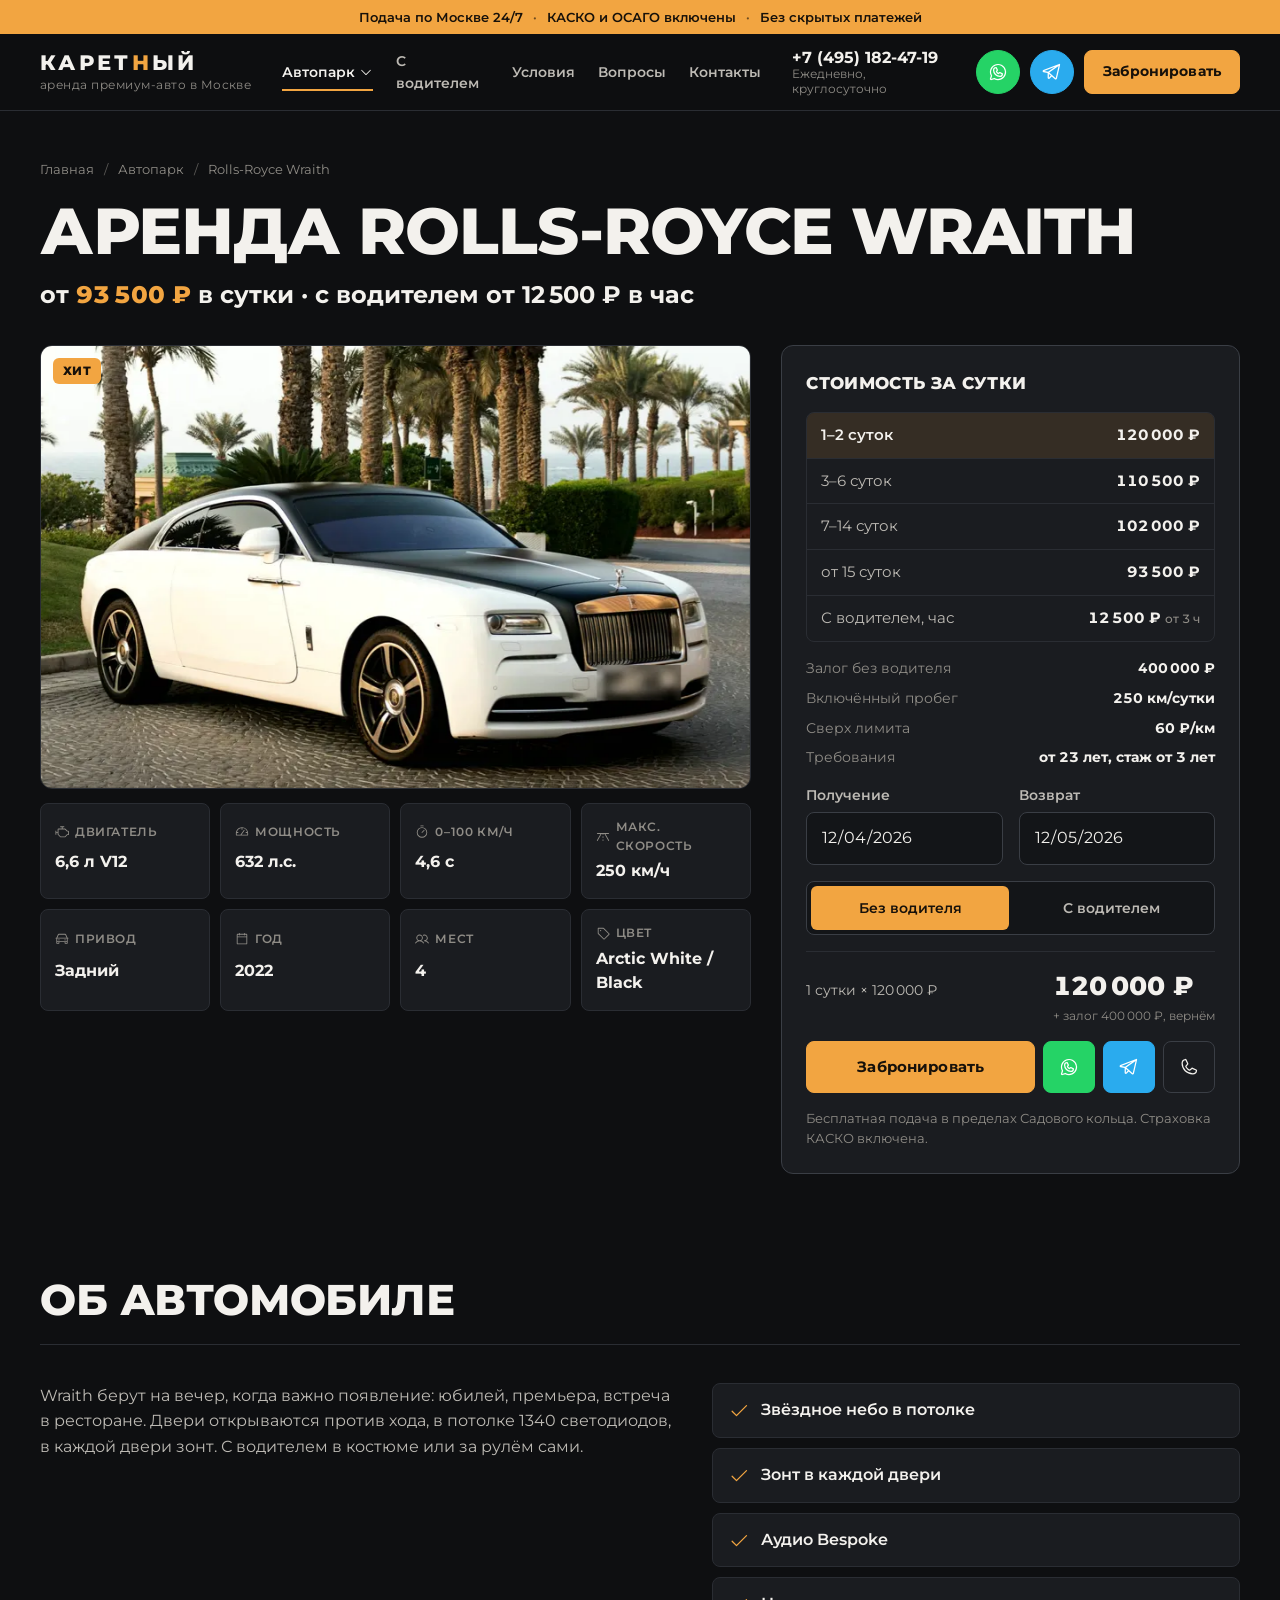
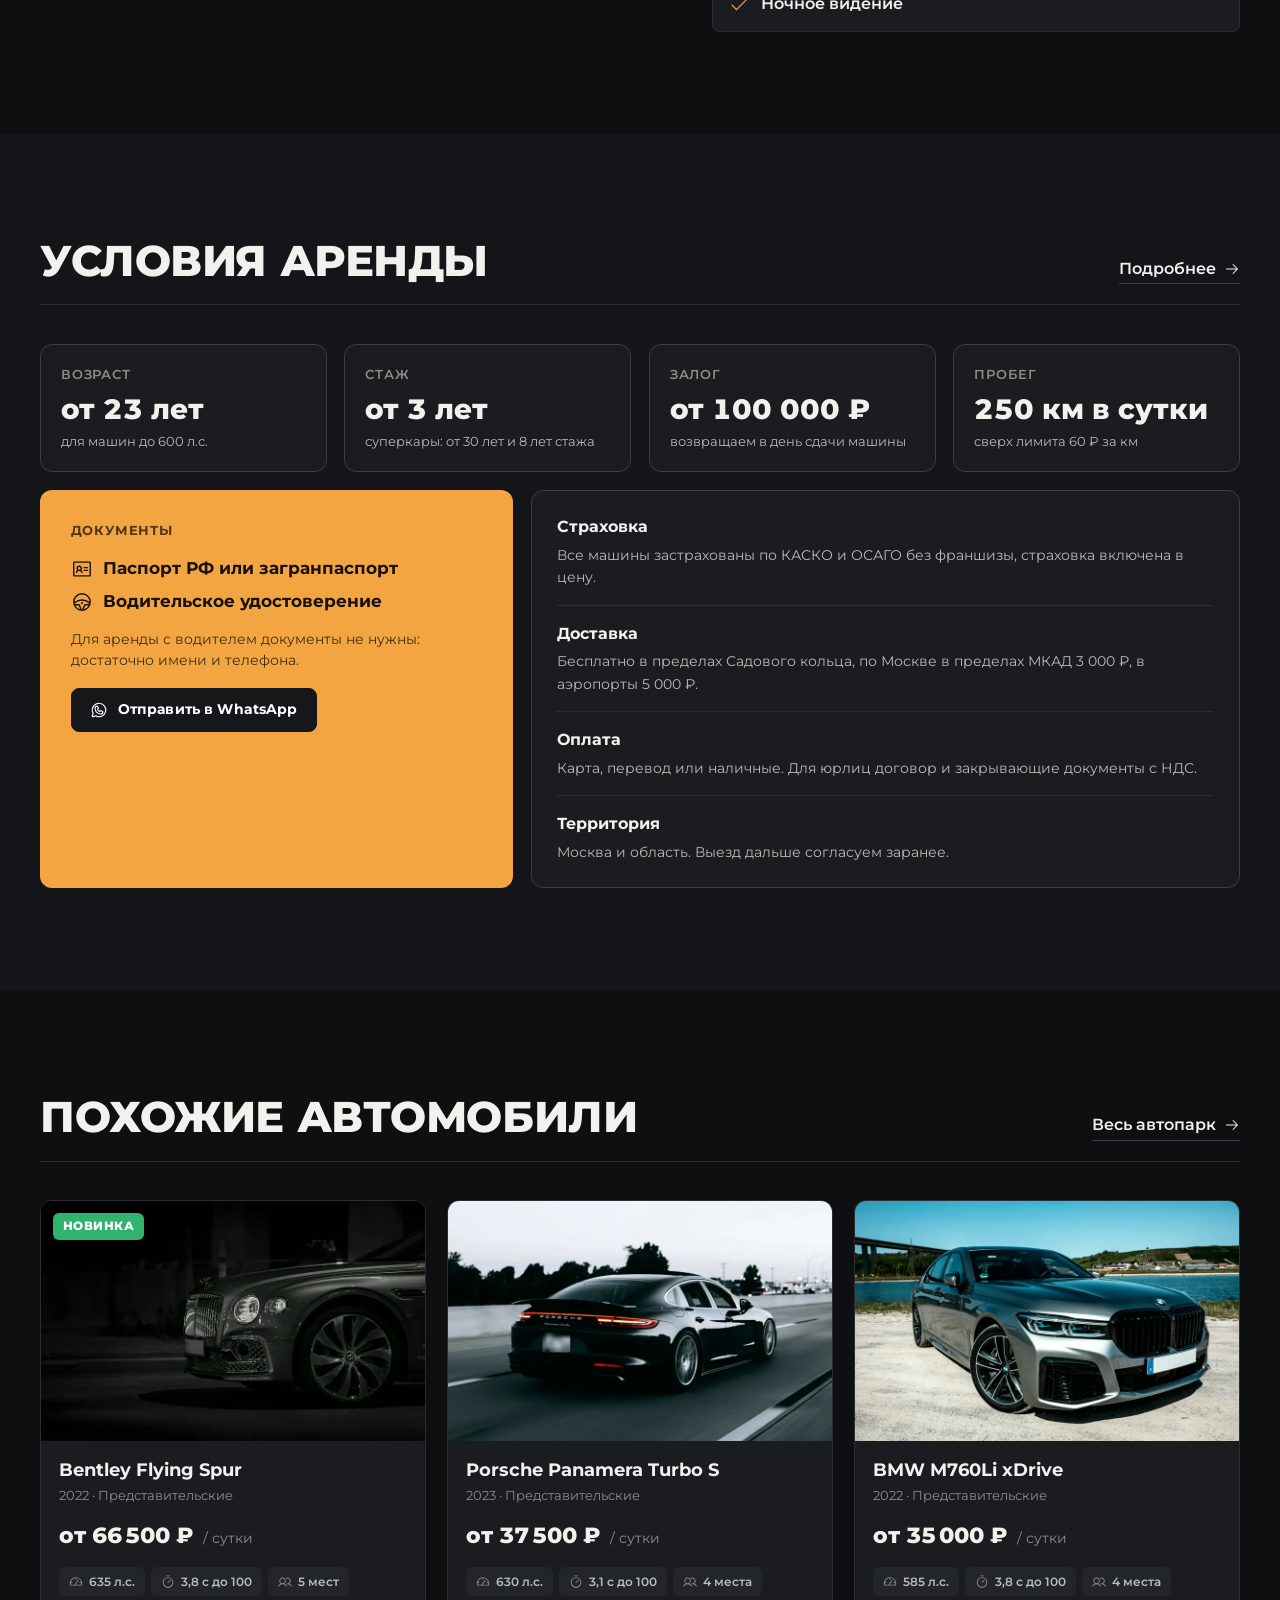
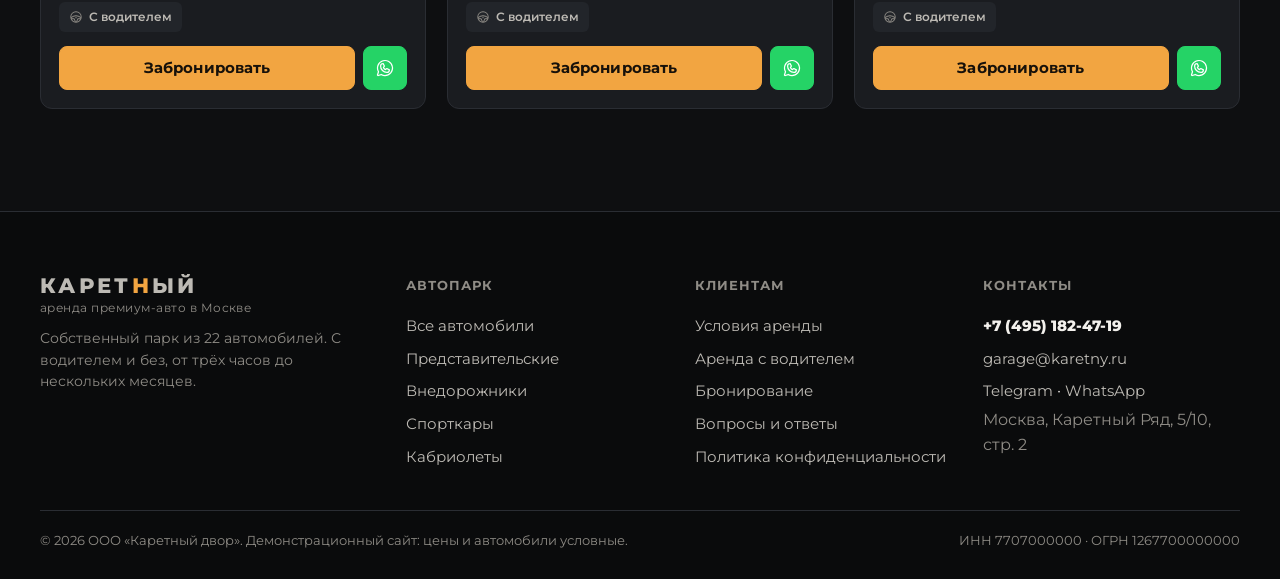
<file: car.html>
<!doctype html>
<html lang="ru" class="no-js">
<head>
<meta charset="utf-8">
<meta name="viewport" content="width=device-width, initial-scale=1, viewport-fit=cover">
<title>Аренда автомобиля | Каретный</title>
<meta name="description" content="Цены, характеристики и условия аренды автомобиля в Москве.">
<meta name="theme-color" content="#0e0f11">
<link rel="icon" href="data:image/svg+xml,%3Csvg xmlns=%22http://www.w3.org/2000/svg%22 viewBox=%220 0 32 32%22%3E%3Crect width=%2232%22 height=%2232%22 rx=%226%22 fill=%22%23f2a541%22/%3E%3Ctext x=%2216%22 y=%2223%22 font-family=%22Arial%22 font-weight=%22900%22 font-size=%2220%22 text-anchor=%22middle%22 fill=%22%2317110a%22%3EК%3C/text%3E%3C/svg%3E">
<link rel="preload" href="assets/fonts/montserrat-cyrillic.woff2" as="font" type="font/woff2" crossorigin>
<link rel="stylesheet" href="assets/css/style.css?v=34">
<script>document.documentElement.classList.remove("no-js");</script>
</head>
<body>
<a class="skip" href="#main">К содержанию</a>
<div class="topbar"><span>Подача по Москве 24/7</span><span>КАСКО и ОСАГО включены</span><span>Без скрытых платежей</span></div>
<header class="header">
  <div class="container header__inner">
    <a class="logo" href="index.html" aria-label="Каретный, на главную">
      <span class="logo__word">Карет<b>н</b>ый</span>
      <span class="logo__sub">аренда премиум-авто в Москве</span>
    </a>
    <nav class="nav" aria-label="Основное меню">
      <div class="nav__drop is-active" data-drop>
        <button type="button" aria-expanded="false" aria-controls="nav-menu">Автопарк <svg class="icon" aria-hidden="true"><use href="#i-caret-down"/></svg></button>
        <div class="nav__menu" id="nav-menu">
          <a href="fleet.html">Все автомобили<span data-count="all"></span></a>
          <a href="fleet.html?cls=executive">Представительские<span data-count="executive"></span></a><a href="fleet.html?cls=suv">Внедорожники<span data-count="suv"></span></a><a href="fleet.html?cls=sport">Спорткары<span data-count="sport"></span></a><a href="fleet.html?cls=open">Кабриолеты<span data-count="open"></span></a>
        </div>
      </div>
      <a href="fleet.html?driver=1">С водителем</a>
      <a href="terms.html">Условия</a>
      <a href="index.html#faq">Вопросы</a>
      <a href="index.html#contacts">Контакты</a>
    </nav>
    <div class="header__contacts">
      <div class="header__phone"><a href="tel:+74951824719" data-phone>+7 (495) 182-47-19</a><small>Ежедневно, круглосуточно</small></div>
      <a class="ibtn ibtn--wa header__msg" href="https://wa.me/74951824719" target="_blank" rel="noopener" aria-label="Написать в WhatsApp"><svg class="icon" aria-hidden="true"><use href="#i-whatsapp-logo"/></svg></a>
      <a class="ibtn ibtn--tg header__msg" href="https://t.me/karetny_garage" target="_blank" rel="noopener" aria-label="Написать в Telegram"><svg class="icon" aria-hidden="true"><use href="#i-telegram-logo"/></svg></a>
      <a class="btn btn--sm" href="booking.html">Забронировать</a>
      <button class="ibtn burger" type="button" aria-label="Открыть меню" aria-controls="drawer" aria-expanded="false" data-open-drawer><svg class="icon" aria-hidden="true"><use href="#i-list"/></svg></button>
    </div>
  </div>
</header>
<div class="drawer" id="drawer" aria-hidden="true">
  <button class="drawer__scrim" type="button" tabindex="-1" aria-label="Закрыть меню" data-close-drawer></button>
  <div class="drawer__panel" role="dialog" aria-modal="true" aria-label="Меню">
    <div class="drawer__top">
      <a class="logo" href="index.html"><span class="logo__word">Карет<b>н</b>ый</span></a>
      <button class="ibtn" type="button" aria-label="Закрыть меню" data-close-drawer><svg class="icon" aria-hidden="true"><use href="#i-x"/></svg></button>
    </div>
    <nav class="drawer__nav" aria-label="Меню">
      <a href="fleet.html">Автопарк<span data-count="all"></span></a>
      <a class="is-sub" href="fleet.html?cls=executive">Представительские<span data-count="executive"></span></a><a class="is-sub" href="fleet.html?cls=suv">Внедорожники<span data-count="suv"></span></a><a class="is-sub" href="fleet.html?cls=sport">Спорткары<span data-count="sport"></span></a><a class="is-sub" href="fleet.html?cls=open">Кабриолеты<span data-count="open"></span></a>
      <a href="fleet.html?driver=1">С водителем</a>
      <a href="terms.html">Условия аренды</a>
      <a href="index.html#faq">Вопросы</a>
      <a href="index.html#contacts">Контакты</a>
    </nav>
    <div>
      <a class="drawer__phone" href="tel:+74951824719">+7 (495) 182-47-19</a>
      <p class="muted">Ежедневно, круглосуточно</p>
    </div>
    <div class="drawer__msg">
      <a class="ibtn ibtn--wa" href="https://wa.me/74951824719" target="_blank" rel="noopener" aria-label="WhatsApp"><svg class="icon" aria-hidden="true"><use href="#i-whatsapp-logo"/></svg></a>
      <a class="ibtn ibtn--tg" href="https://t.me/karetny_garage" target="_blank" rel="noopener" aria-label="Telegram"><svg class="icon" aria-hidden="true"><use href="#i-telegram-logo"/></svg></a>
    </div>
    <a class="btn btn--block" href="booking.html">Забронировать автомобиль</a>
  </div>
</div>
<main id="main">
<div class="container page-head" style="padding-bottom:0">
  <ol class="crumbs"><li><a href="index.html">Главная</a></li><li><a href="fleet.html">Автопарк</a></li><li id="car-crumb"></li></ol>
  <div class="car-top">
    <h1 class="h1" id="car-title">Автомобиль</h1>
    <p class="car-top__price" id="car-from"></p>
  </div>
  <div class="car-grid">
    <div>
      <div class="gallery" id="car-gallery"></div>
      <div class="specs" id="car-specs"></div>
    </div>
    <aside class="panel" id="car-panel" aria-label="Стоимость и бронирование">
      <p class="panel__title">Стоимость за сутки</p>
      <dl class="tariffs" id="car-tariffs"></dl>
      <dl class="facts" id="car-facts"></dl>
      <form id="car-form" class="form-grid" novalidate>
        <div class="field"><label for="c-from">Получение</label><input id="c-from" type="date" required></div>
        <div class="field"><label for="c-to">Возврат</label><input id="c-to" type="date" required></div>
        <div class="full seg" id="c-mode"><label><input type="radio" name="mode" value="self" checked>Без водителя</label><label><input type="radio" name="mode" value="driver">С водителем</label></div>
        <div class="full total"><span id="c-days">1 сутки</span><div><b class="tnum" id="c-total">—</b><small id="c-deposit"></small></div></div>
        <div class="full panel__actions">
          <a class="btn" id="c-book" href="booking.html">Забронировать</a>
          <a class="ibtn ibtn--wa" id="c-wa" href="https://wa.me/74951824719" target="_blank" rel="noopener" aria-label="Спросить в WhatsApp"><svg class="icon" aria-hidden="true"><use href="#i-whatsapp-logo"/></svg></a>
          <a class="ibtn ibtn--tg" href="https://t.me/karetny_garage" target="_blank" rel="noopener" aria-label="Спросить в Telegram"><svg class="icon" aria-hidden="true"><use href="#i-telegram-logo"/></svg></a>
          <a class="ibtn" href="tel:+74951824719" aria-label="Позвонить"><svg class="icon" aria-hidden="true"><use href="#i-phone"/></svg></a>
        </div>
        <p class="full note" id="c-note"></p>
      </form>
    </aside>
  </div>
</div>
<section class="section">
  <div class="container">
    <div class="section__head"><h2 class="h2">Об автомобиле</h2></div>
    <div class="about"><p id="car-about"></p><ul class="ticks" id="car-features"></ul></div>
  </div>
</section>
<section class="section section--alt">
  <div class="container">
    <div class="section__head"><h2 class="h2">Условия аренды</h2><a class="link" href="terms.html">Подробнее <svg class="icon" aria-hidden="true"><use href="#i-arrow-right"/></svg></a></div>
    <div class="stats">
      <div class="stat reveal" style="--i:0"><small>Возраст</small><b>от 23 лет</b><span>для машин до 600 л.с.</span></div>
      <div class="stat reveal" style="--i:1"><small>Стаж</small><b>от 3 лет</b><span>суперкары: от 30 лет и 8 лет стажа</span></div>
      <div class="stat reveal" style="--i:2"><small>Залог</small><b>от 100&nbsp;000&nbsp;₽</b><span>возвращаем в день сдачи машины</span></div>
      <div class="stat reveal" style="--i:3"><small>Пробег</small><b>250&nbsp;км в&nbsp;сутки</b><span>сверх лимита 60 ₽ за км</span></div>
    </div>
    <div class="rules">
      <div class="docs reveal">
        <small>Документы</small>
        <ul>
          <li><svg class="icon" aria-hidden="true"><use href="#i-identification-card"/></svg>Паспорт РФ или загранпаспорт</li>
          <li><svg class="icon" aria-hidden="true"><use href="#i-steering-wheel"/></svg>Водительское удостоверение</li>
        </ul>
        <p>Для аренды с водителем документы не нужны: достаточно имени и телефона.</p>
        <a class="btn btn--dark btn--sm" href="https://wa.me/74951824719?text=%D0%97%D0%B4%D1%80%D0%B0%D0%B2%D1%81%D1%82%D0%B2%D1%83%D0%B9%D1%82%D0%B5!%20%D0%9E%D1%82%D0%BF%D1%80%D0%B0%D0%B2%D0%BB%D1%8F%D1%8E%20%D0%B4%D0%BE%D0%BA%D1%83%D0%BC%D0%B5%D0%BD%D1%82%D1%8B" target="_blank" rel="noopener"><svg class="icon" aria-hidden="true"><use href="#i-whatsapp-logo"/></svg>Отправить в WhatsApp</a>
      </div>
      <dl class="rule-list reveal">
        <div><dt>Страховка</dt><dd>Все машины застрахованы по КАСКО и ОСАГО без франшизы, страховка включена в цену.</dd></div>
        <div><dt>Доставка</dt><dd>Бесплатно в пределах Садового кольца, по Москве в пределах МКАД 3 000 ₽, в аэропорты 5 000 ₽.</dd></div>
        <div><dt>Оплата</dt><dd>Карта, перевод или наличные. Для юрлиц договор и закрывающие документы с НДС.</dd></div>
        <div><dt>Территория</dt><dd>Москва и область. Выезд дальше согласуем заранее.</dd></div>
      </dl>
    </div>
  </div>
</section>
<section class="section">
  <div class="container">
    <div class="section__head"><h2 class="h2">Похожие автомобили</h2><a class="link" href="fleet.html">Весь автопарк <svg class="icon" aria-hidden="true"><use href="#i-arrow-right"/></svg></a></div>
    <div class="cards" id="car-similar"></div>
  </div>
</section>
</main>
<footer class="footer">
  <div class="container">
    <div class="footer__grid">
      <div class="footer__about">
        <a class="logo" href="index.html"><span class="logo__word">Карет<b>н</b>ый</span><span class="logo__sub">аренда премиум-авто в Москве</span></a>
        <p>Собственный парк из 22 автомобилей. С водителем и без, от трёх часов до нескольких месяцев.</p>
      </div>
      <div>
        <h2 class="footer__title">Автопарк</h2>
        <ul><li><a href="fleet.html">Все автомобили</a></li><li><a href="fleet.html?cls=executive">Представительские</a></li><li><a href="fleet.html?cls=suv">Внедорожники</a></li><li><a href="fleet.html?cls=sport">Спорткары</a></li><li><a href="fleet.html?cls=open">Кабриолеты</a></li></ul>
      </div>
      <div>
        <h2 class="footer__title">Клиентам</h2>
        <ul>
          <li><a href="terms.html">Условия аренды</a></li>
          <li><a href="fleet.html?driver=1">Аренда с водителем</a></li>
          <li><a href="booking.html">Бронирование</a></li>
          <li><a href="index.html#faq">Вопросы и ответы</a></li>
          <li><a href="terms.html#privacy">Политика конфиденциальности</a></li>
        </ul>
      </div>
      <div>
        <h2 class="footer__title">Контакты</h2>
        <ul>
          <li><a class="footer__phone" href="tel:+74951824719">+7 (495) 182-47-19</a></li>
          <li><a href="mailto:garage@karetny.ru">garage@karetny.ru</a></li>
          <li><a href="https://t.me/karetny_garage" target="_blank" rel="noopener">Telegram</a> · <a href="https://wa.me/74951824719" target="_blank" rel="noopener">WhatsApp</a></li>
          <li class="muted">Москва, Каретный Ряд, 5/10, стр. 2</li>
        </ul>
      </div>
    </div>
    <div class="footer__legal">
      <span>© 2026 ООО «Каретный двор». Демонстрационный сайт: цены и автомобили условные.</span>
      <span>ИНН 7707000000 · ОГРН 1267700000000</span>
    </div>
  </div>
</footer>
<div class="mbar" id="mbar">
  <a class="ibtn" href="tel:+74951824719" aria-label="Позвонить"><svg class="icon" aria-hidden="true"><use href="#i-phone"/></svg></a>
  <a class="ibtn ibtn--wa" href="https://wa.me/74951824719" target="_blank" rel="noopener" aria-label="WhatsApp"><svg class="icon" aria-hidden="true"><use href="#i-whatsapp-logo"/></svg></a>
  <a class="btn" href="booking.html" data-mbar-book>Забронировать</a>
</div>
<div class="toast" id="toast" role="status" aria-live="polite"></div>
<script src="assets/js/icons.js?v=34"></script>
<script src="assets/js/data.js?v=34"></script>
<script src="assets/js/main.js?v=34"></script>
</body>
</html>
</file>
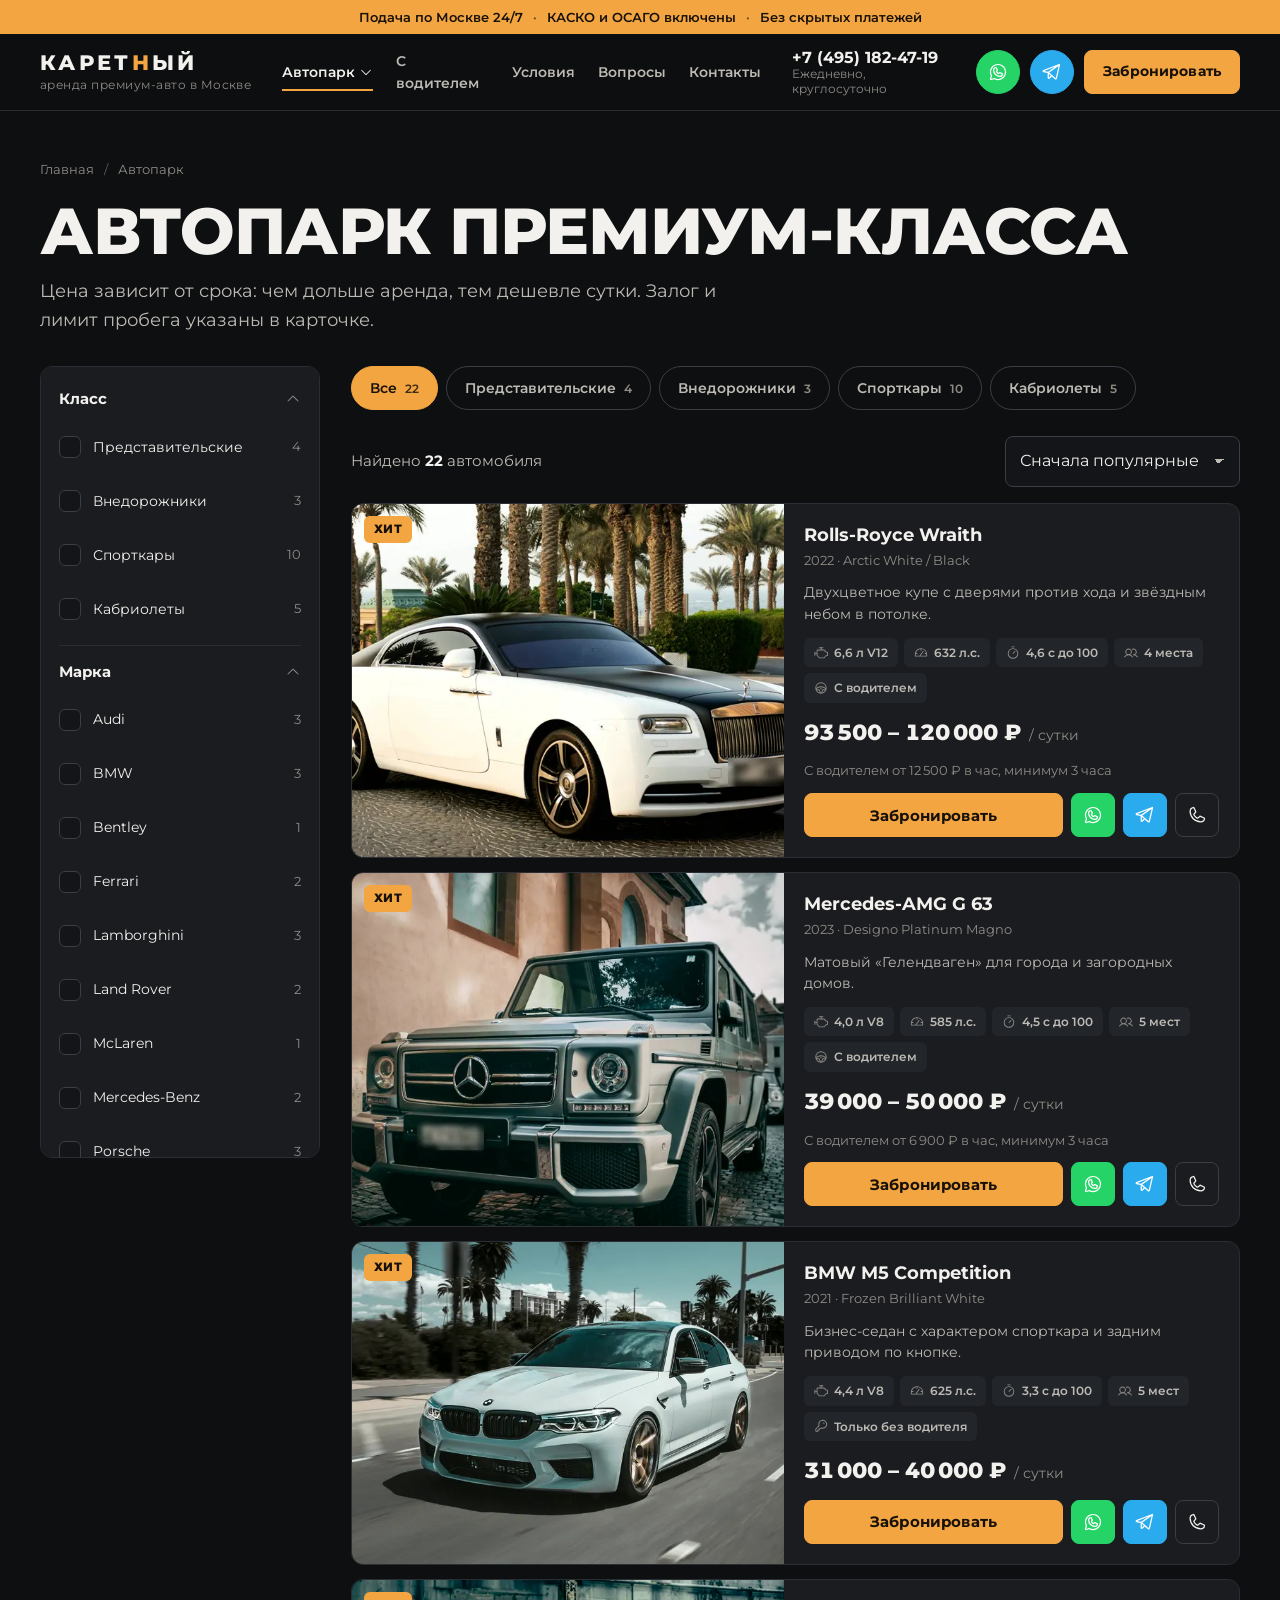
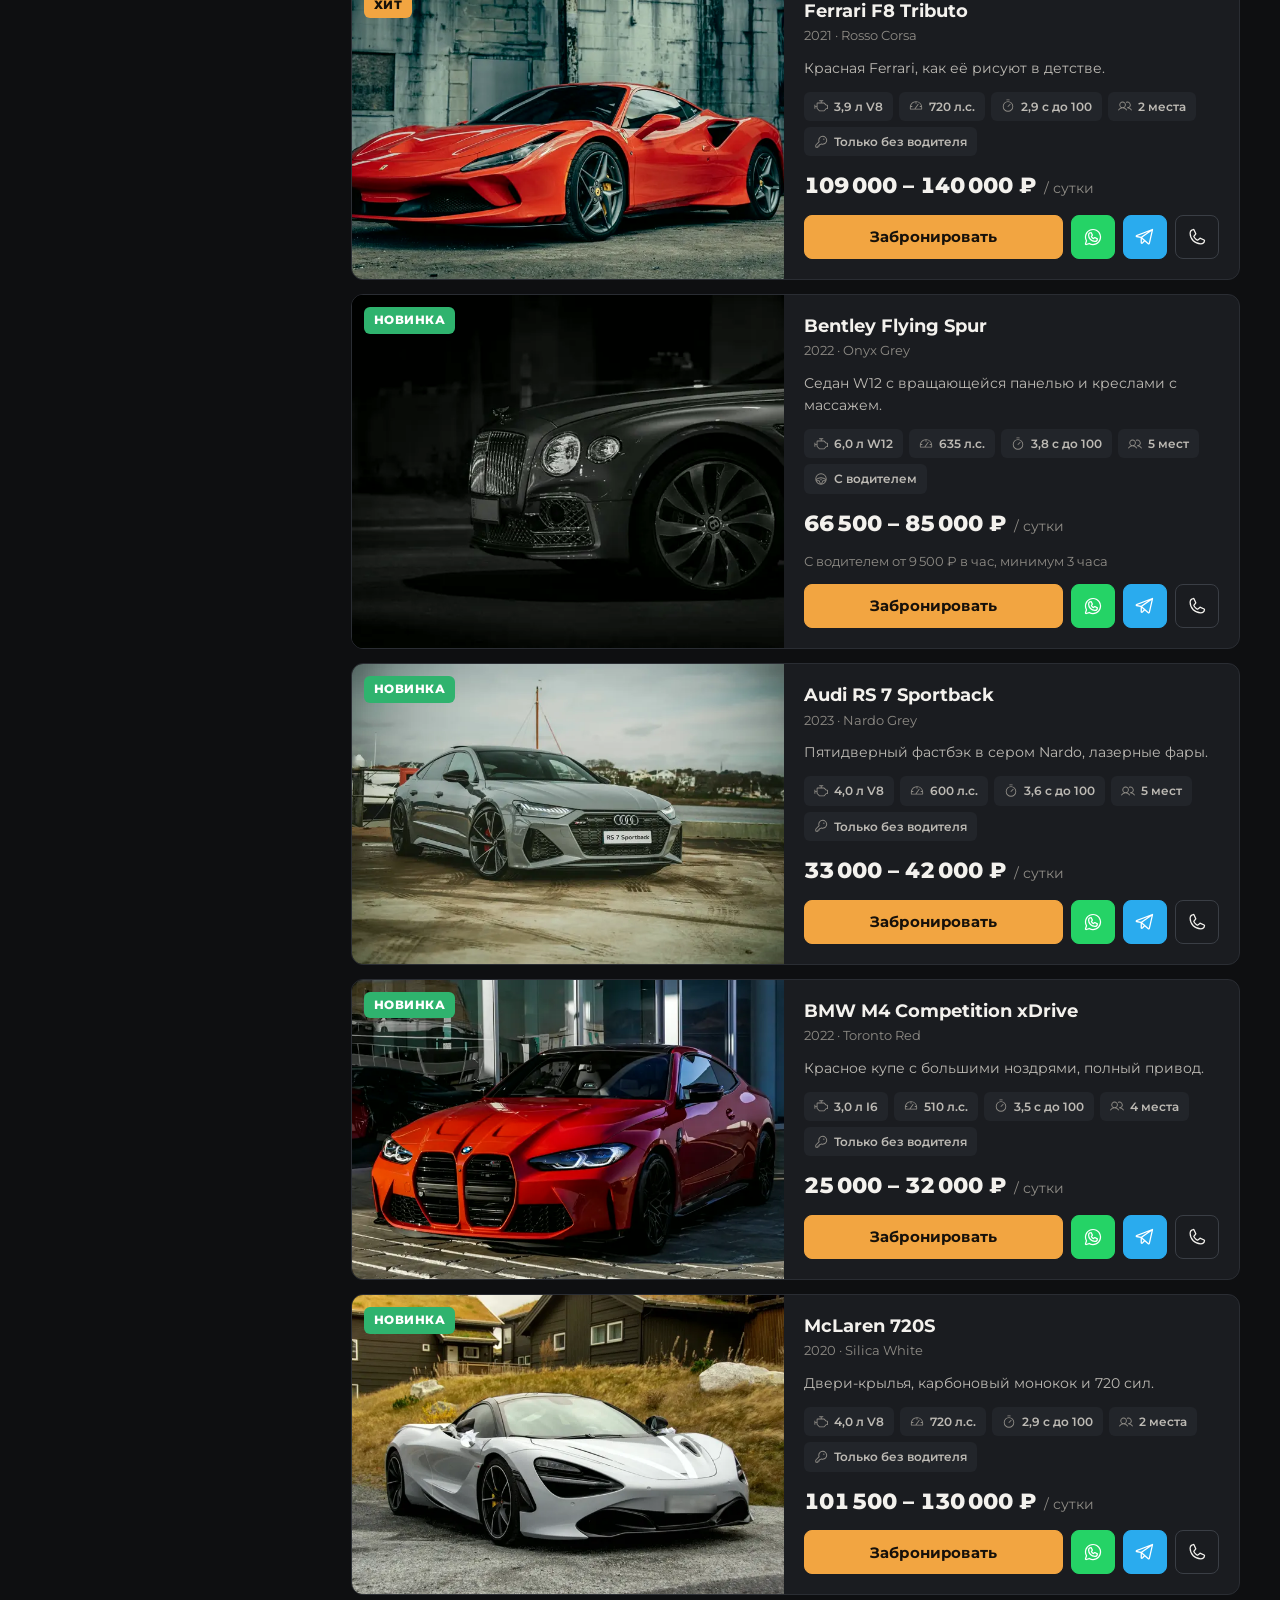
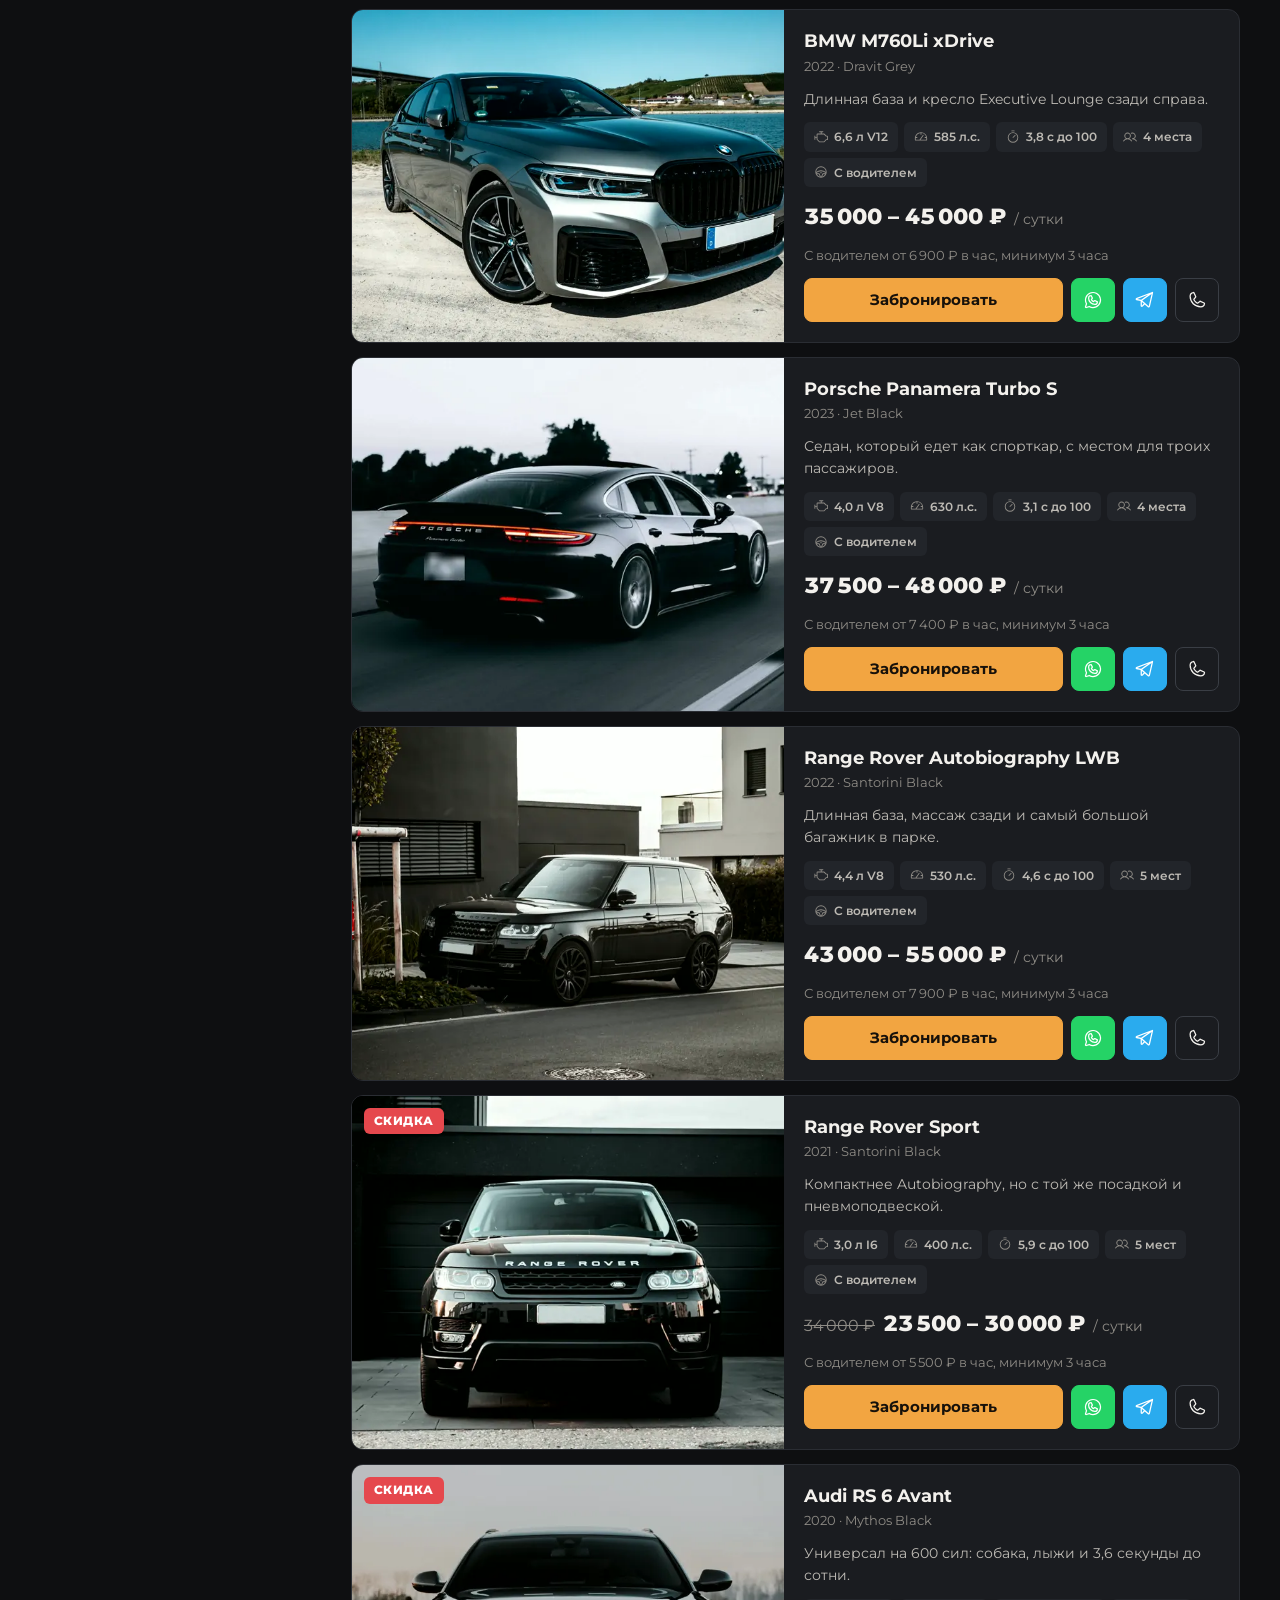
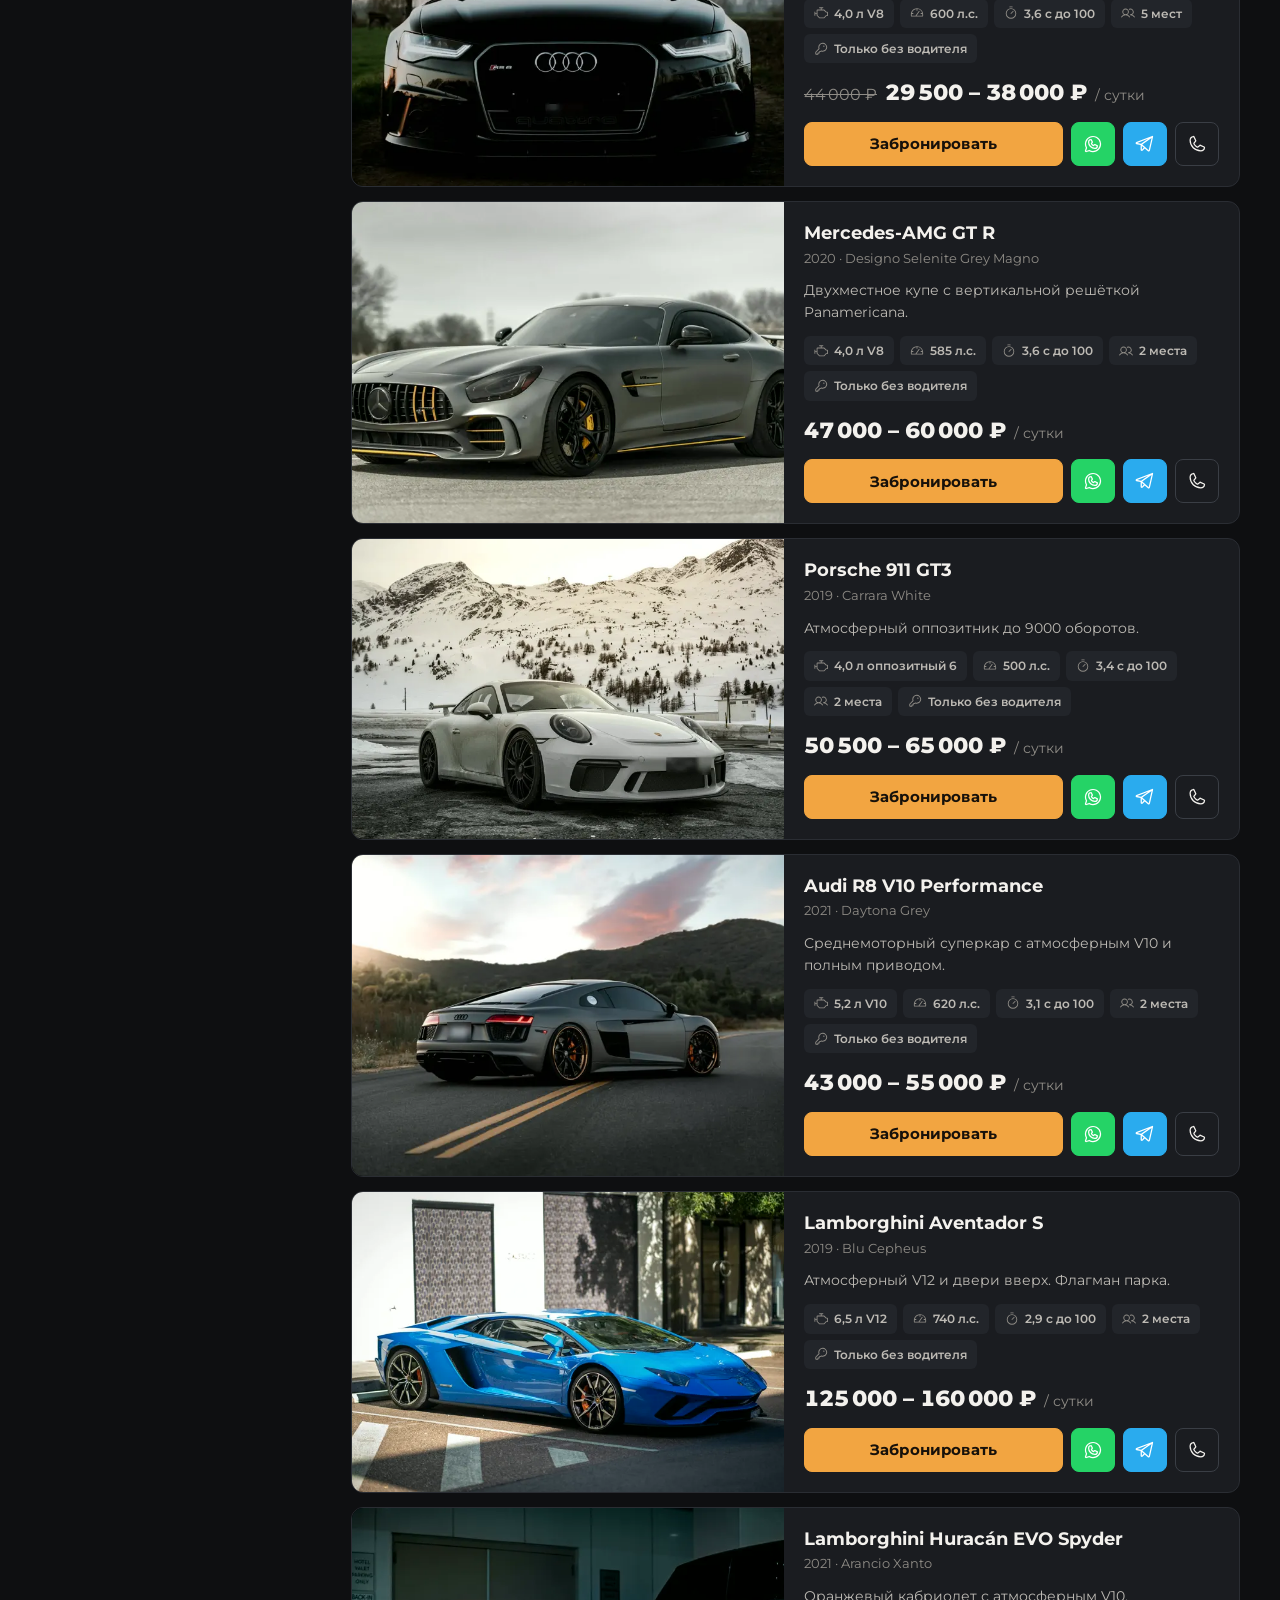
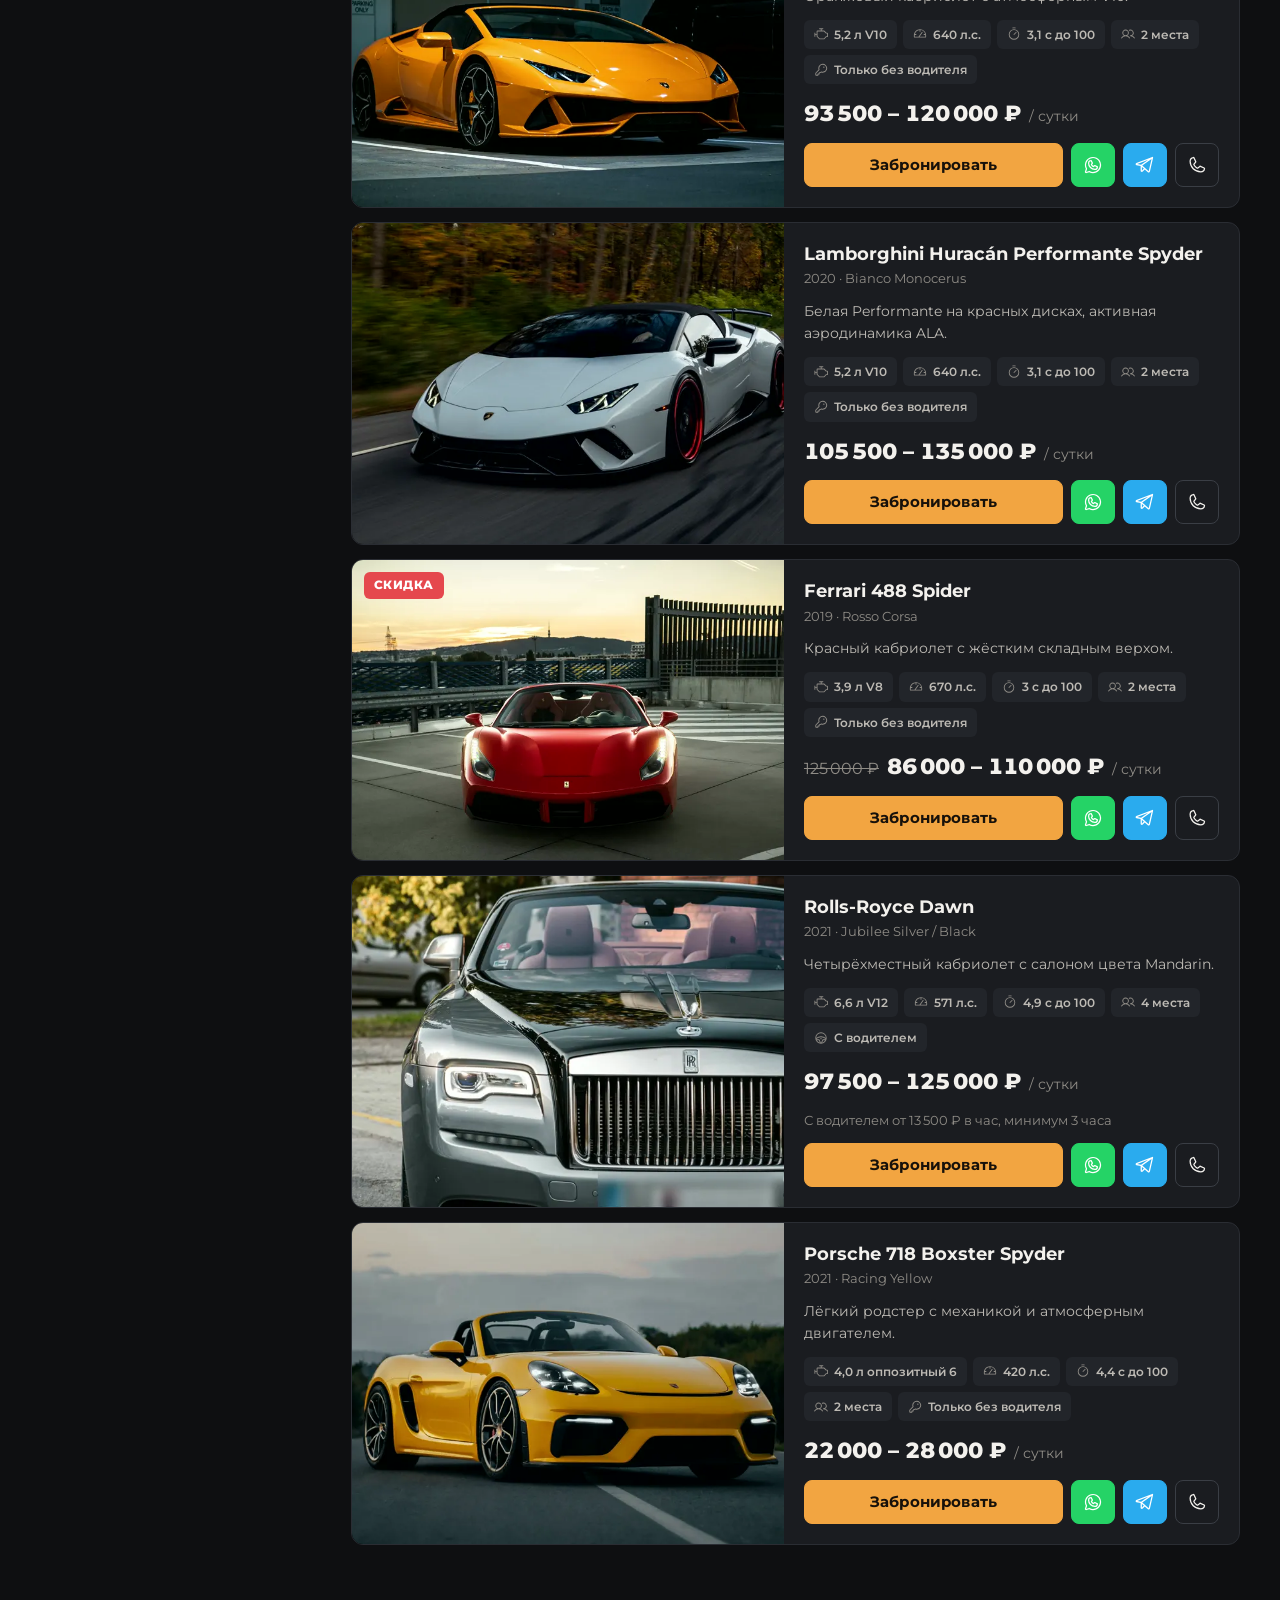
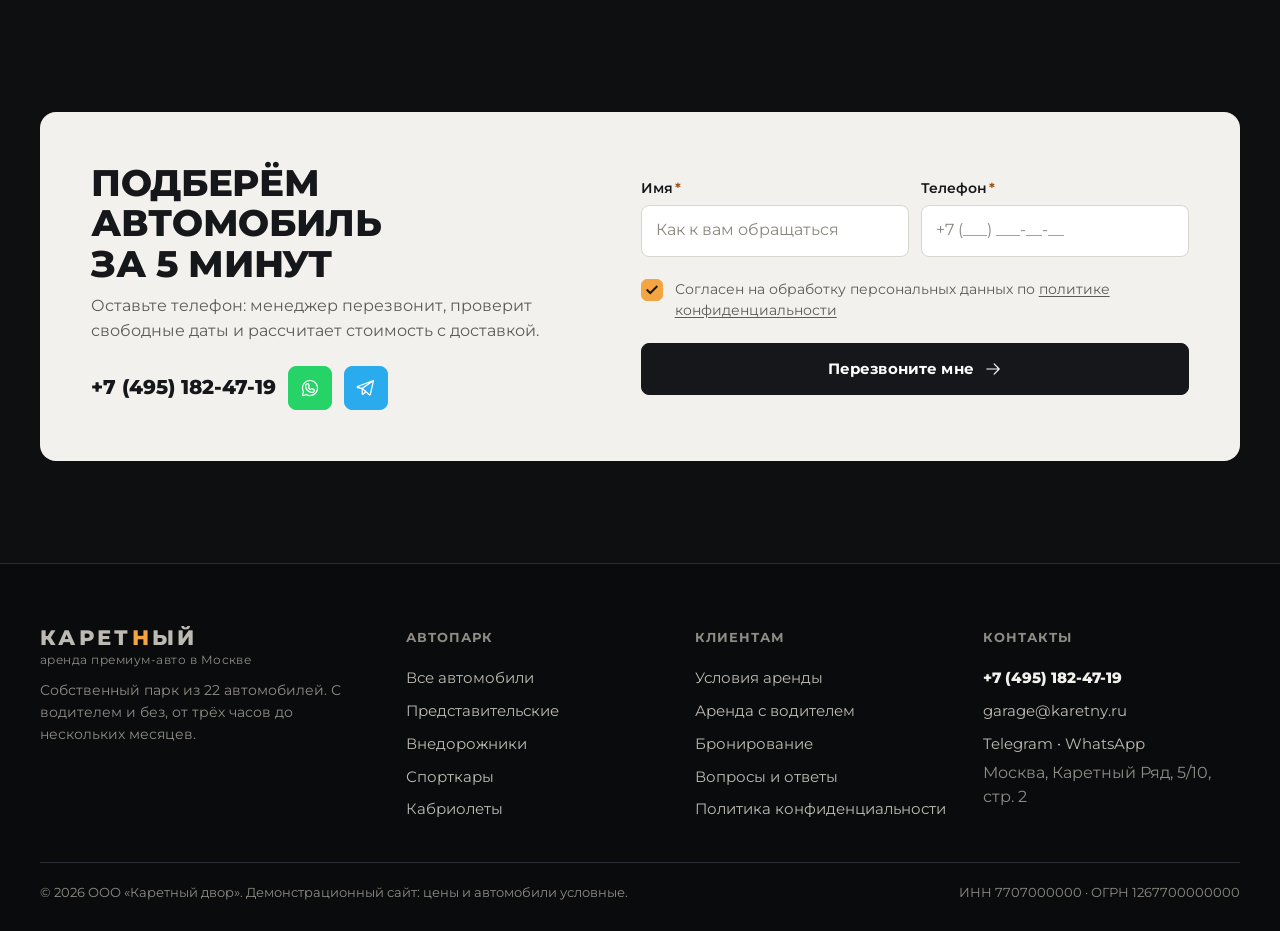
<file: fleet.html>
<!doctype html>
<html lang="ru" class="no-js">
<head>
<meta charset="utf-8">
<meta name="viewport" content="width=device-width, initial-scale=1, viewport-fit=cover">
<title>Автопарк: 22 премиум-автомобиля в аренду | Каретный</title>
<meta name="description" content="Каталог премиум-автомобилей в аренду в Москве с ценами, характеристиками и фильтрами по классу, марке и цене.">
<meta name="theme-color" content="#0e0f11">
<link rel="icon" href="data:image/svg+xml,%3Csvg xmlns=%22http://www.w3.org/2000/svg%22 viewBox=%220 0 32 32%22%3E%3Crect width=%2232%22 height=%2232%22 rx=%226%22 fill=%22%23f2a541%22/%3E%3Ctext x=%2216%22 y=%2223%22 font-family=%22Arial%22 font-weight=%22900%22 font-size=%2220%22 text-anchor=%22middle%22 fill=%22%2317110a%22%3EК%3C/text%3E%3C/svg%3E">
<link rel="preload" href="assets/fonts/montserrat-cyrillic.woff2" as="font" type="font/woff2" crossorigin>
<link rel="stylesheet" href="assets/css/style.css?v=34">
<script>document.documentElement.classList.remove("no-js");</script>
</head>
<body>
<a class="skip" href="#main">К содержанию</a>
<div class="topbar"><span>Подача по Москве 24/7</span><span>КАСКО и ОСАГО включены</span><span>Без скрытых платежей</span></div>
<header class="header">
  <div class="container header__inner">
    <a class="logo" href="index.html" aria-label="Каретный, на главную">
      <span class="logo__word">Карет<b>н</b>ый</span>
      <span class="logo__sub">аренда премиум-авто в Москве</span>
    </a>
    <nav class="nav" aria-label="Основное меню">
      <div class="nav__drop is-active" data-drop>
        <button type="button" aria-expanded="false" aria-controls="nav-menu">Автопарк <svg class="icon" aria-hidden="true"><use href="#i-caret-down"/></svg></button>
        <div class="nav__menu" id="nav-menu">
          <a href="fleet.html">Все автомобили<span data-count="all"></span></a>
          <a href="fleet.html?cls=executive">Представительские<span data-count="executive"></span></a><a href="fleet.html?cls=suv">Внедорожники<span data-count="suv"></span></a><a href="fleet.html?cls=sport">Спорткары<span data-count="sport"></span></a><a href="fleet.html?cls=open">Кабриолеты<span data-count="open"></span></a>
        </div>
      </div>
      <a href="fleet.html?driver=1">С водителем</a>
      <a href="terms.html">Условия</a>
      <a href="index.html#faq">Вопросы</a>
      <a href="index.html#contacts">Контакты</a>
    </nav>
    <div class="header__contacts">
      <div class="header__phone"><a href="tel:+74951824719" data-phone>+7 (495) 182-47-19</a><small>Ежедневно, круглосуточно</small></div>
      <a class="ibtn ibtn--wa header__msg" href="https://wa.me/74951824719" target="_blank" rel="noopener" aria-label="Написать в WhatsApp"><svg class="icon" aria-hidden="true"><use href="#i-whatsapp-logo"/></svg></a>
      <a class="ibtn ibtn--tg header__msg" href="https://t.me/karetny_garage" target="_blank" rel="noopener" aria-label="Написать в Telegram"><svg class="icon" aria-hidden="true"><use href="#i-telegram-logo"/></svg></a>
      <a class="btn btn--sm" href="booking.html">Забронировать</a>
      <button class="ibtn burger" type="button" aria-label="Открыть меню" aria-controls="drawer" aria-expanded="false" data-open-drawer><svg class="icon" aria-hidden="true"><use href="#i-list"/></svg></button>
    </div>
  </div>
</header>
<div class="drawer" id="drawer" aria-hidden="true">
  <button class="drawer__scrim" type="button" tabindex="-1" aria-label="Закрыть меню" data-close-drawer></button>
  <div class="drawer__panel" role="dialog" aria-modal="true" aria-label="Меню">
    <div class="drawer__top">
      <a class="logo" href="index.html"><span class="logo__word">Карет<b>н</b>ый</span></a>
      <button class="ibtn" type="button" aria-label="Закрыть меню" data-close-drawer><svg class="icon" aria-hidden="true"><use href="#i-x"/></svg></button>
    </div>
    <nav class="drawer__nav" aria-label="Меню">
      <a href="fleet.html">Автопарк<span data-count="all"></span></a>
      <a class="is-sub" href="fleet.html?cls=executive">Представительские<span data-count="executive"></span></a><a class="is-sub" href="fleet.html?cls=suv">Внедорожники<span data-count="suv"></span></a><a class="is-sub" href="fleet.html?cls=sport">Спорткары<span data-count="sport"></span></a><a class="is-sub" href="fleet.html?cls=open">Кабриолеты<span data-count="open"></span></a>
      <a href="fleet.html?driver=1">С водителем</a>
      <a href="terms.html">Условия аренды</a>
      <a href="index.html#faq">Вопросы</a>
      <a href="index.html#contacts">Контакты</a>
    </nav>
    <div>
      <a class="drawer__phone" href="tel:+74951824719">+7 (495) 182-47-19</a>
      <p class="muted">Ежедневно, круглосуточно</p>
    </div>
    <div class="drawer__msg">
      <a class="ibtn ibtn--wa" href="https://wa.me/74951824719" target="_blank" rel="noopener" aria-label="WhatsApp"><svg class="icon" aria-hidden="true"><use href="#i-whatsapp-logo"/></svg></a>
      <a class="ibtn ibtn--tg" href="https://t.me/karetny_garage" target="_blank" rel="noopener" aria-label="Telegram"><svg class="icon" aria-hidden="true"><use href="#i-telegram-logo"/></svg></a>
    </div>
    <a class="btn btn--block" href="booking.html">Забронировать автомобиль</a>
  </div>
</div>
<main id="main">
<div class="container page-head">
  <ol class="crumbs"><li><a href="index.html">Главная</a></li><li>Автопарк</li></ol>
  <h1 class="h1" id="fleet-title">Автопарк премиум-класса</h1>
  <p class="lead">Цена зависит от срока: чем дольше аренда, тем дешевле сутки. Залог и лимит пробега указаны в карточке.</p>
</div>
<section class="container" style="padding-bottom: var(--section)">
  <div class="fleet">
    <aside class="filters" id="filters" aria-label="Фильтры">
      <div class="filters__head"><span>Фильтры</span><button class="ibtn" type="button" aria-label="Закрыть фильтры" data-close-filters><svg class="icon" aria-hidden="true"><use href="#i-x"/></svg></button></div>
      <details class="fgroup" open><summary>Класс <svg class="icon" aria-hidden="true"><use href="#i-caret-down"/></svg></summary><div class="fgroup__body" id="f-cls"></div></details><details class="fgroup" open><summary>Марка <svg class="icon" aria-hidden="true"><use href="#i-caret-down"/></svg></summary><div class="fgroup__body" id="f-brand"></div></details><details class="fgroup" open><summary>Цена за сутки, ₽ <svg class="icon" aria-hidden="true"><use href="#i-caret-down"/></svg></summary><div class="fgroup__body"><div class="range"><div class="field"><label class="sr-only" for="f-min">От</label><input id="f-min" type="number" inputmode="numeric" min="0" step="1000" placeholder="от 28 000"></div><div class="field"><label class="sr-only" for="f-max">До</label><input id="f-max" type="number" inputmode="numeric" min="0" step="1000" placeholder="до 160 000"></div></div></div></details><details class="fgroup" open><summary>Мест <svg class="icon" aria-hidden="true"><use href="#i-caret-down"/></svg></summary><div class="fgroup__body"><div class="seg" id="f-seats"><label><input type="radio" name="seats" value="0" checked>Любое</label><label><input type="radio" name="seats" value="2">2</label><label><input type="radio" name="seats" value="4">4+</label><label><input type="radio" name="seats" value="5">5</label></div></div></details><div class="fgroup"><div class="fgroup__body" style="padding-top:0"><label class="check"><input type="checkbox" id="f-driver">Можно с водителем</label><label class="check"><input type="checkbox" id="f-sale">Только со скидкой</label></div></div>
      <button class="btn btn--ghost btn--sm filters__reset" type="button" id="f-reset">Сбросить фильтры</button>
      <div class="filters__apply"><button class="btn btn--block" type="button" data-close-filters id="f-apply">Показать</button></div>
    </aside>
    <div>
      <div class="tabs" id="fleet-tabs" role="toolbar" aria-label="Класс автомобиля"></div>
      <div class="fleet__bar">
        <p class="fleet__count" id="fleet-count" aria-live="polite"></p>
        <div class="fleet__tools">
          <button class="btn btn--ghost btn--sm filters-open" type="button" id="filters-open" aria-controls="filters"><svg class="icon" aria-hidden="true"><use href="#i-sliders-horizontal"/></svg>Фильтры</button>
          <div class="field"><label class="sr-only" for="f-sort">Сортировка</label><select id="f-sort"><option value="pop">Сначала популярные</option><option value="cheap">Сначала дешевле</option><option value="dear">Сначала дороже</option><option value="power">Мощнее</option><option value="new">Новее</option></select></div>
        </div>
      </div>
      <div class="rows" id="fleet-rows"></div>
    </div>
  </div>
</section>
<div class="scrim" id="scrim"></div>
<section class="section section--tight" id="lead">
  <div class="container">
    <div class="lead-band reveal">
      <div>
        <h2 class="h2">Подберём автомобиль за 5 минут</h2>
        <p>Оставьте телефон: менеджер перезвонит, проверит свободные даты и рассчитает стоимость с доставкой.</p>
        <div class="lead-band__phone">
          <a class="tel" href="tel:+74951824719">+7 (495) 182-47-19</a>
          <a class="ibtn ibtn--wa" href="https://wa.me/74951824719" target="_blank" rel="noopener" aria-label="WhatsApp"><svg class="icon" aria-hidden="true"><use href="#i-whatsapp-logo"/></svg></a>
          <a class="ibtn ibtn--tg" href="https://t.me/karetny_garage" target="_blank" rel="noopener" aria-label="Telegram"><svg class="icon" aria-hidden="true"><use href="#i-telegram-logo"/></svg></a>
        </div>
      </div>
      <form class="js-lead" novalidate>
        <div class="field"><label for="lead-name">Имя<span class="req" aria-hidden="true">*</span></label><input id="lead-name" name="name" autocomplete="name" required placeholder="Как к вам обращаться"><span class="field__error">Напишите имя</span></div>
        <div class="field"><label for="lead-phone">Телефон<span class="req" aria-hidden="true">*</span></label><input id="lead-phone" name="phone" type="tel" required inputmode="tel" autocomplete="tel" placeholder="+7 (___) ___-__-__" data-phone-mask><span class="field__error">Проверьте номер: нужно 10 цифр после +7</span></div>
        <label class="check"><input type="checkbox" name="agree" checked><span>Согласен на обработку персональных данных по <a href="terms.html#privacy">политике конфиденциальности</a></span></label>
        <p class="field__error">Без согласия мы не сможем перезвонить: отметьте галочку</p>
        <button class="btn btn--dark" type="submit">Перезвоните мне <svg class="icon icon--go" aria-hidden="true"><use href="#i-arrow-right"/></svg></button>
        <div class="done" role="status"><b>Заявка принята</b><span>Номер <code></code>. Перезвоним в течение 5 минут.</span></div>
      </form>
    </div>
  </div>
</section>

</main>
<footer class="footer">
  <div class="container">
    <div class="footer__grid">
      <div class="footer__about">
        <a class="logo" href="index.html"><span class="logo__word">Карет<b>н</b>ый</span><span class="logo__sub">аренда премиум-авто в Москве</span></a>
        <p>Собственный парк из 22 автомобилей. С водителем и без, от трёх часов до нескольких месяцев.</p>
      </div>
      <div>
        <h2 class="footer__title">Автопарк</h2>
        <ul><li><a href="fleet.html">Все автомобили</a></li><li><a href="fleet.html?cls=executive">Представительские</a></li><li><a href="fleet.html?cls=suv">Внедорожники</a></li><li><a href="fleet.html?cls=sport">Спорткары</a></li><li><a href="fleet.html?cls=open">Кабриолеты</a></li></ul>
      </div>
      <div>
        <h2 class="footer__title">Клиентам</h2>
        <ul>
          <li><a href="terms.html">Условия аренды</a></li>
          <li><a href="fleet.html?driver=1">Аренда с водителем</a></li>
          <li><a href="booking.html">Бронирование</a></li>
          <li><a href="index.html#faq">Вопросы и ответы</a></li>
          <li><a href="terms.html#privacy">Политика конфиденциальности</a></li>
        </ul>
      </div>
      <div>
        <h2 class="footer__title">Контакты</h2>
        <ul>
          <li><a class="footer__phone" href="tel:+74951824719">+7 (495) 182-47-19</a></li>
          <li><a href="mailto:garage@karetny.ru">garage@karetny.ru</a></li>
          <li><a href="https://t.me/karetny_garage" target="_blank" rel="noopener">Telegram</a> · <a href="https://wa.me/74951824719" target="_blank" rel="noopener">WhatsApp</a></li>
          <li class="muted">Москва, Каретный Ряд, 5/10, стр. 2</li>
        </ul>
      </div>
    </div>
    <div class="footer__legal">
      <span>© 2026 ООО «Каретный двор». Демонстрационный сайт: цены и автомобили условные.</span>
      <span>ИНН 7707000000 · ОГРН 1267700000000</span>
    </div>
  </div>
</footer>
<div class="mbar" id="mbar">
  <a class="ibtn" href="tel:+74951824719" aria-label="Позвонить"><svg class="icon" aria-hidden="true"><use href="#i-phone"/></svg></a>
  <a class="ibtn ibtn--wa" href="https://wa.me/74951824719" target="_blank" rel="noopener" aria-label="WhatsApp"><svg class="icon" aria-hidden="true"><use href="#i-whatsapp-logo"/></svg></a>
  <a class="btn" href="booking.html" data-mbar-book>Забронировать</a>
</div>
<div class="toast" id="toast" role="status" aria-live="polite"></div>
<script src="assets/js/icons.js?v=34"></script>
<script src="assets/js/data.js?v=34"></script>
<script src="assets/js/main.js?v=34"></script>
</body>
</html>
</file>
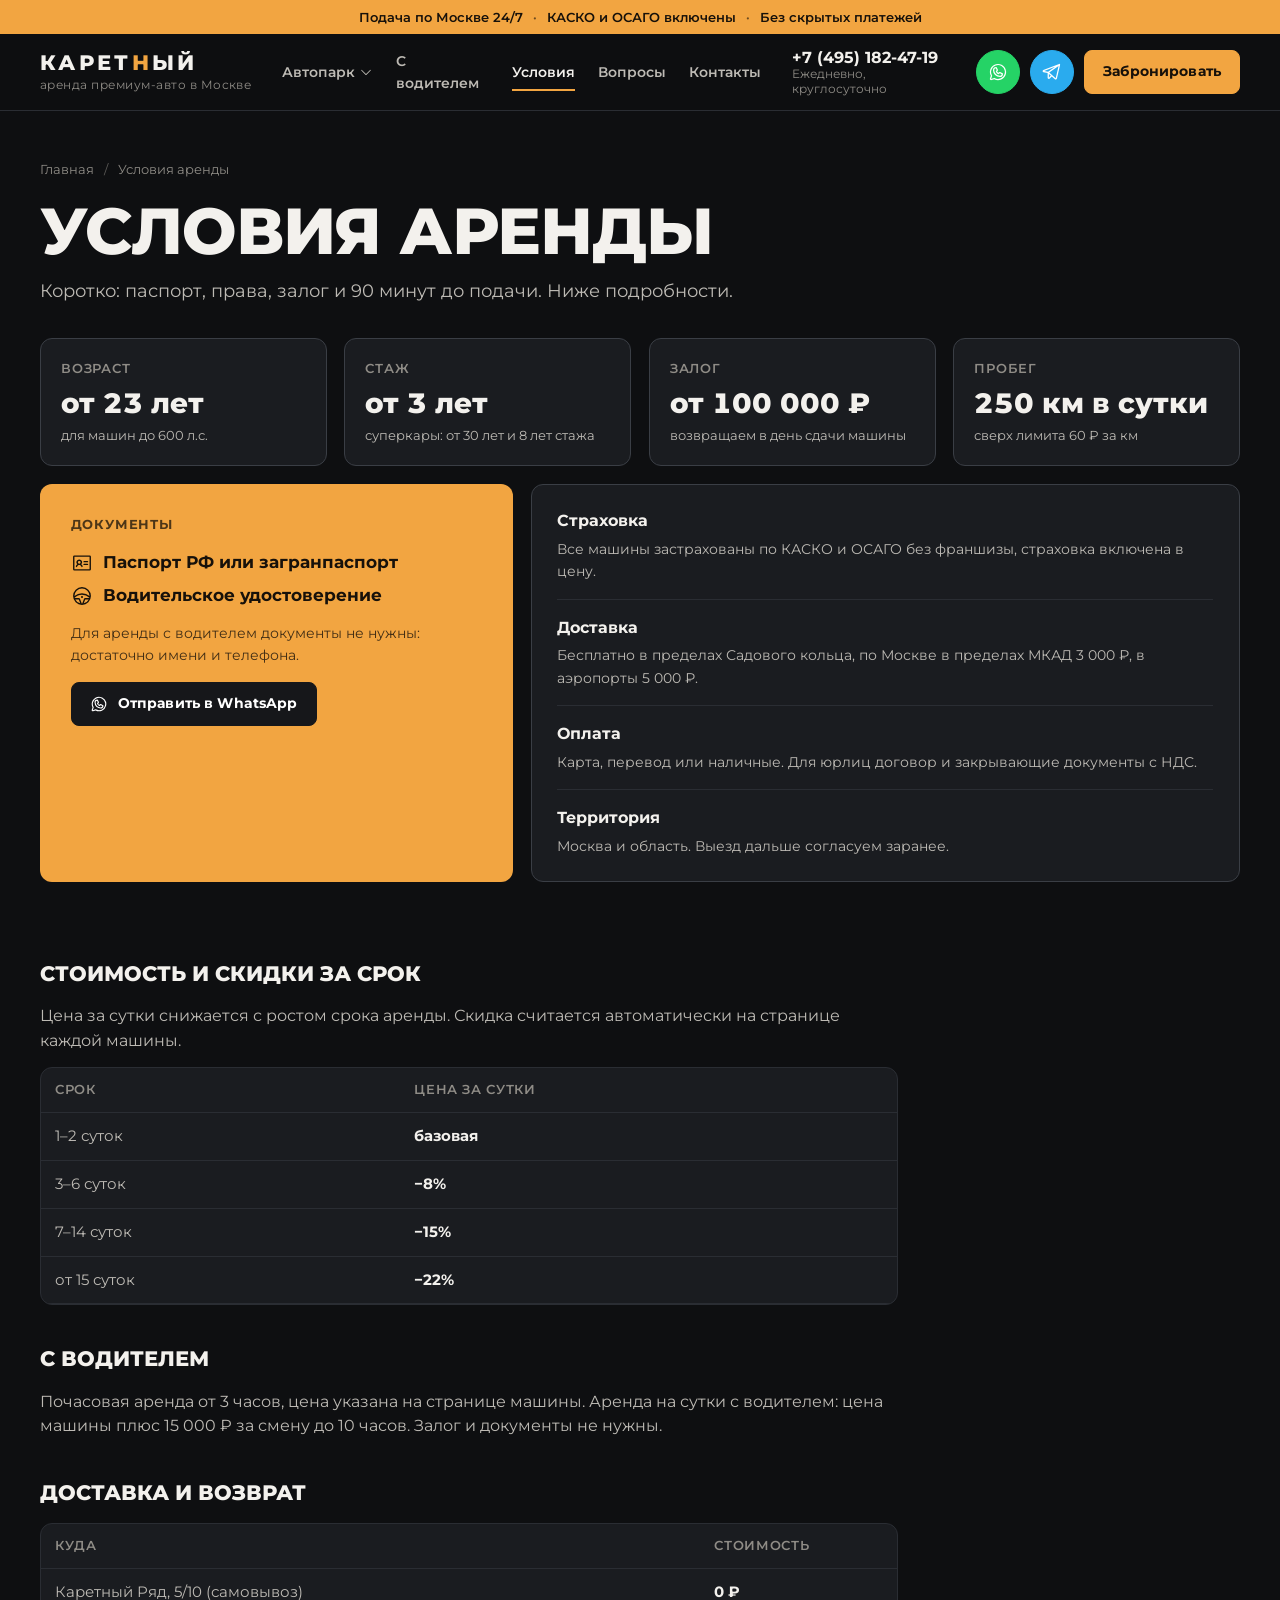
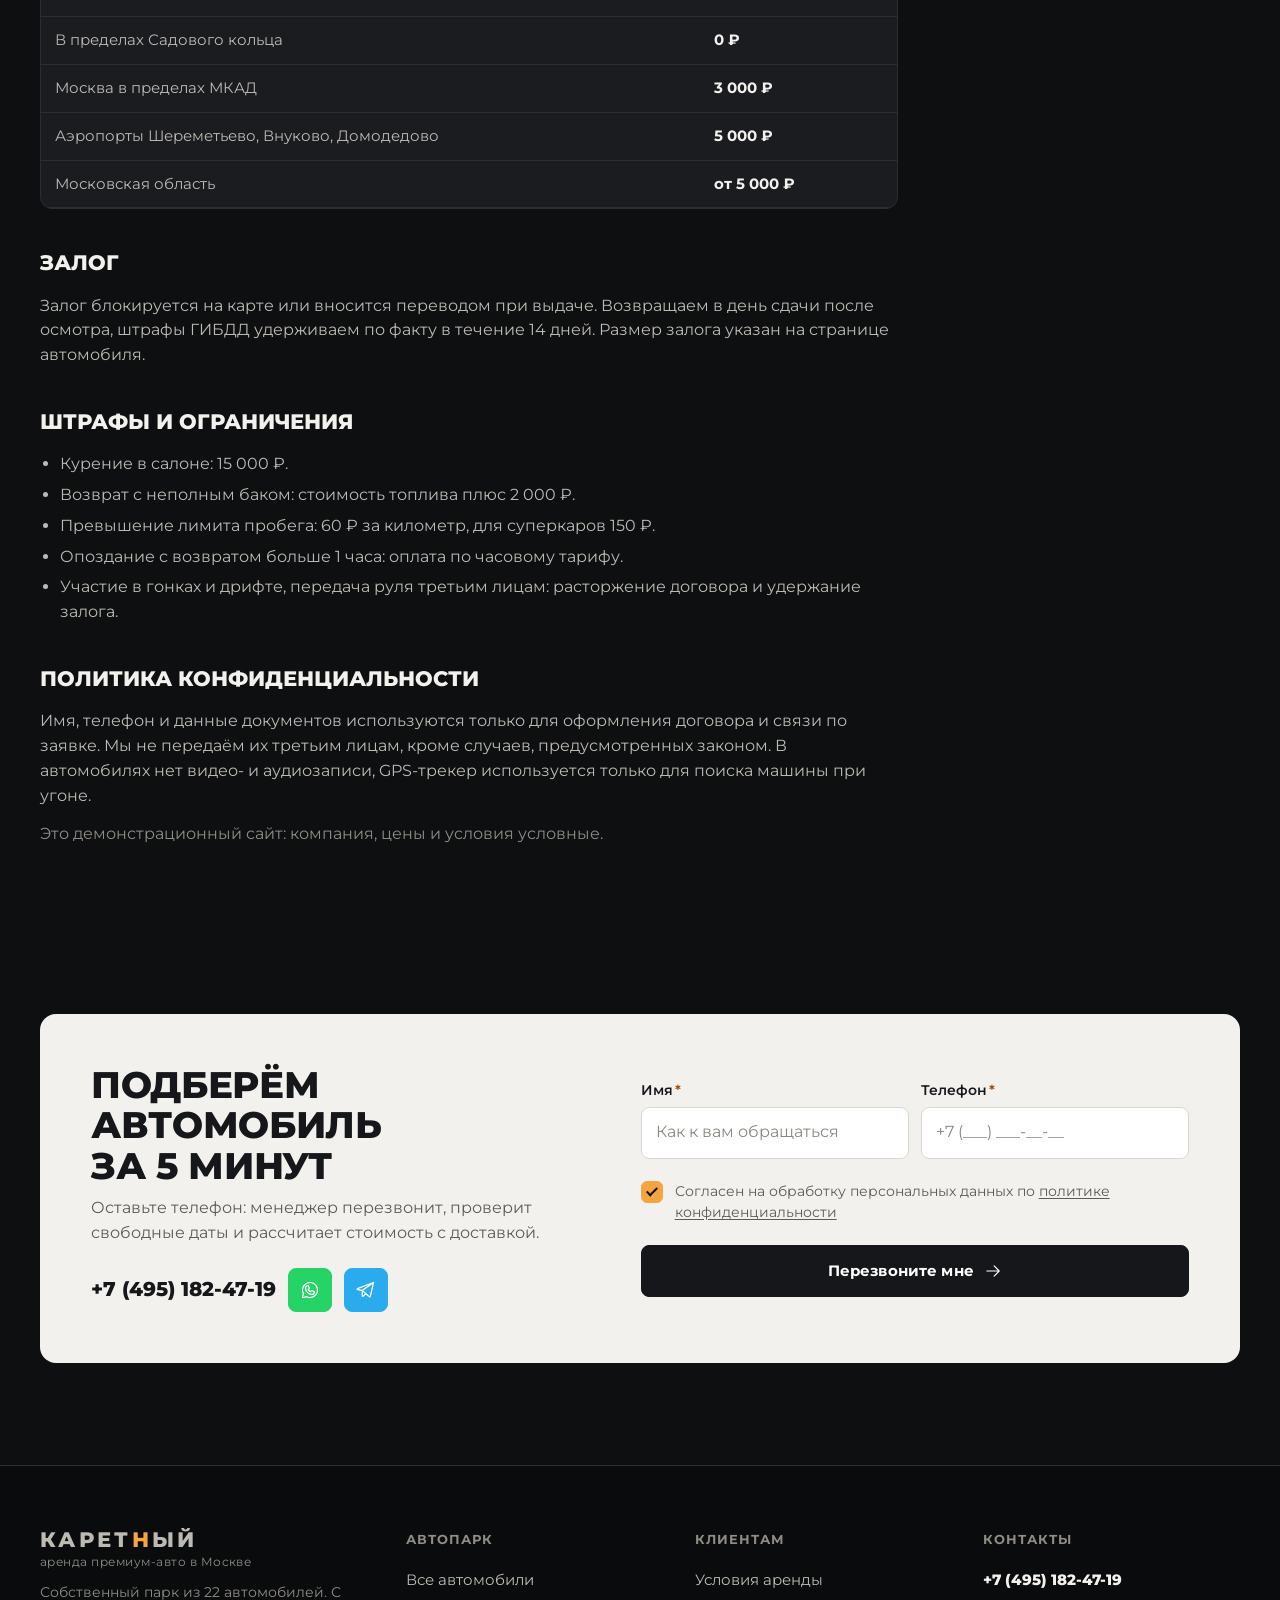
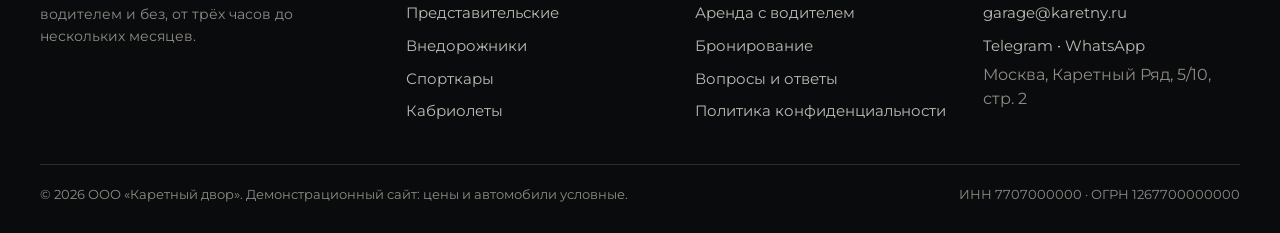
<file: terms.html>
<!doctype html>
<html lang="ru" class="no-js">
<head>
<meta charset="utf-8">
<meta name="viewport" content="width=device-width, initial-scale=1, viewport-fit=cover">
<title>Условия аренды | Каретный</title>
<meta name="description" content="Требования к водителю, документы, залог, страховка, доставка и оплата при аренде премиум-автомобиля.">
<meta name="theme-color" content="#0e0f11">
<link rel="icon" href="data:image/svg+xml,%3Csvg xmlns=%22http://www.w3.org/2000/svg%22 viewBox=%220 0 32 32%22%3E%3Crect width=%2232%22 height=%2232%22 rx=%226%22 fill=%22%23f2a541%22/%3E%3Ctext x=%2216%22 y=%2223%22 font-family=%22Arial%22 font-weight=%22900%22 font-size=%2220%22 text-anchor=%22middle%22 fill=%22%2317110a%22%3EК%3C/text%3E%3C/svg%3E">
<link rel="preload" href="assets/fonts/montserrat-cyrillic.woff2" as="font" type="font/woff2" crossorigin>
<link rel="stylesheet" href="assets/css/style.css?v=34">
<script>document.documentElement.classList.remove("no-js");</script>
</head>
<body>
<a class="skip" href="#main">К содержанию</a>
<div class="topbar"><span>Подача по Москве 24/7</span><span>КАСКО и ОСАГО включены</span><span>Без скрытых платежей</span></div>
<header class="header">
  <div class="container header__inner">
    <a class="logo" href="index.html" aria-label="Каретный, на главную">
      <span class="logo__word">Карет<b>н</b>ый</span>
      <span class="logo__sub">аренда премиум-авто в Москве</span>
    </a>
    <nav class="nav" aria-label="Основное меню">
      <div class="nav__drop" data-drop>
        <button type="button" aria-expanded="false" aria-controls="nav-menu">Автопарк <svg class="icon" aria-hidden="true"><use href="#i-caret-down"/></svg></button>
        <div class="nav__menu" id="nav-menu">
          <a href="fleet.html">Все автомобили<span data-count="all"></span></a>
          <a href="fleet.html?cls=executive">Представительские<span data-count="executive"></span></a><a href="fleet.html?cls=suv">Внедорожники<span data-count="suv"></span></a><a href="fleet.html?cls=sport">Спорткары<span data-count="sport"></span></a><a href="fleet.html?cls=open">Кабриолеты<span data-count="open"></span></a>
        </div>
      </div>
      <a href="fleet.html?driver=1">С водителем</a>
      <a href="terms.html" aria-current="page">Условия</a>
      <a href="index.html#faq">Вопросы</a>
      <a href="index.html#contacts">Контакты</a>
    </nav>
    <div class="header__contacts">
      <div class="header__phone"><a href="tel:+74951824719" data-phone>+7 (495) 182-47-19</a><small>Ежедневно, круглосуточно</small></div>
      <a class="ibtn ibtn--wa header__msg" href="https://wa.me/74951824719" target="_blank" rel="noopener" aria-label="Написать в WhatsApp"><svg class="icon" aria-hidden="true"><use href="#i-whatsapp-logo"/></svg></a>
      <a class="ibtn ibtn--tg header__msg" href="https://t.me/karetny_garage" target="_blank" rel="noopener" aria-label="Написать в Telegram"><svg class="icon" aria-hidden="true"><use href="#i-telegram-logo"/></svg></a>
      <a class="btn btn--sm" href="booking.html">Забронировать</a>
      <button class="ibtn burger" type="button" aria-label="Открыть меню" aria-controls="drawer" aria-expanded="false" data-open-drawer><svg class="icon" aria-hidden="true"><use href="#i-list"/></svg></button>
    </div>
  </div>
</header>
<div class="drawer" id="drawer" aria-hidden="true">
  <button class="drawer__scrim" type="button" tabindex="-1" aria-label="Закрыть меню" data-close-drawer></button>
  <div class="drawer__panel" role="dialog" aria-modal="true" aria-label="Меню">
    <div class="drawer__top">
      <a class="logo" href="index.html"><span class="logo__word">Карет<b>н</b>ый</span></a>
      <button class="ibtn" type="button" aria-label="Закрыть меню" data-close-drawer><svg class="icon" aria-hidden="true"><use href="#i-x"/></svg></button>
    </div>
    <nav class="drawer__nav" aria-label="Меню">
      <a href="fleet.html">Автопарк<span data-count="all"></span></a>
      <a class="is-sub" href="fleet.html?cls=executive">Представительские<span data-count="executive"></span></a><a class="is-sub" href="fleet.html?cls=suv">Внедорожники<span data-count="suv"></span></a><a class="is-sub" href="fleet.html?cls=sport">Спорткары<span data-count="sport"></span></a><a class="is-sub" href="fleet.html?cls=open">Кабриолеты<span data-count="open"></span></a>
      <a href="fleet.html?driver=1">С водителем</a>
      <a href="terms.html">Условия аренды</a>
      <a href="index.html#faq">Вопросы</a>
      <a href="index.html#contacts">Контакты</a>
    </nav>
    <div>
      <a class="drawer__phone" href="tel:+74951824719">+7 (495) 182-47-19</a>
      <p class="muted">Ежедневно, круглосуточно</p>
    </div>
    <div class="drawer__msg">
      <a class="ibtn ibtn--wa" href="https://wa.me/74951824719" target="_blank" rel="noopener" aria-label="WhatsApp"><svg class="icon" aria-hidden="true"><use href="#i-whatsapp-logo"/></svg></a>
      <a class="ibtn ibtn--tg" href="https://t.me/karetny_garage" target="_blank" rel="noopener" aria-label="Telegram"><svg class="icon" aria-hidden="true"><use href="#i-telegram-logo"/></svg></a>
    </div>
    <a class="btn btn--block" href="booking.html">Забронировать автомобиль</a>
  </div>
</div>
<main id="main">
<div class="container page-head">
  <ol class="crumbs"><li><a href="index.html">Главная</a></li><li>Условия аренды</li></ol>
  <h1 class="h1">Условия аренды</h1>
  <p class="lead">Коротко: паспорт, права, залог и 90 минут до подачи. Ниже подробности.</p>
</div>
<section class="container" style="padding-bottom: var(--section)">
  <div class="stats">
      <div class="stat reveal" style="--i:0"><small>Возраст</small><b>от 23 лет</b><span>для машин до 600 л.с.</span></div>
      <div class="stat reveal" style="--i:1"><small>Стаж</small><b>от 3 лет</b><span>суперкары: от 30 лет и 8 лет стажа</span></div>
      <div class="stat reveal" style="--i:2"><small>Залог</small><b>от 100&nbsp;000&nbsp;₽</b><span>возвращаем в день сдачи машины</span></div>
      <div class="stat reveal" style="--i:3"><small>Пробег</small><b>250&nbsp;км в&nbsp;сутки</b><span>сверх лимита 60 ₽ за км</span></div>
    </div>
    <div class="rules">
      <div class="docs reveal">
        <small>Документы</small>
        <ul>
          <li><svg class="icon" aria-hidden="true"><use href="#i-identification-card"/></svg>Паспорт РФ или загранпаспорт</li>
          <li><svg class="icon" aria-hidden="true"><use href="#i-steering-wheel"/></svg>Водительское удостоверение</li>
        </ul>
        <p>Для аренды с водителем документы не нужны: достаточно имени и телефона.</p>
        <a class="btn btn--dark btn--sm" href="https://wa.me/74951824719?text=%D0%97%D0%B4%D1%80%D0%B0%D0%B2%D1%81%D1%82%D0%B2%D1%83%D0%B9%D1%82%D0%B5!%20%D0%9E%D1%82%D0%BF%D1%80%D0%B0%D0%B2%D0%BB%D1%8F%D1%8E%20%D0%B4%D0%BE%D0%BA%D1%83%D0%BC%D0%B5%D0%BD%D1%82%D1%8B" target="_blank" rel="noopener"><svg class="icon" aria-hidden="true"><use href="#i-whatsapp-logo"/></svg>Отправить в WhatsApp</a>
      </div>
      <dl class="rule-list reveal">
        <div><dt>Страховка</dt><dd>Все машины застрахованы по КАСКО и ОСАГО без франшизы, страховка включена в цену.</dd></div>
        <div><dt>Доставка</dt><dd>Бесплатно в пределах Садового кольца, по Москве в пределах МКАД 3 000 ₽, в аэропорты 5 000 ₽.</dd></div>
        <div><dt>Оплата</dt><dd>Карта, перевод или наличные. Для юрлиц договор и закрывающие документы с НДС.</dd></div>
        <div><dt>Территория</dt><dd>Москва и область. Выезд дальше согласуем заранее.</dd></div>
      </dl>
    </div>
  <div class="prose" style="margin-top: clamp(32px, 4vw, 56px)">
    <h2>Стоимость и скидки за срок</h2>
    <p>Цена за сутки снижается с ростом срока аренды. Скидка считается автоматически на странице каждой машины.</p>
    <div class="table-wrap"><table class="table"><thead><tr><th>Срок</th><th>Цена за сутки</th></tr></thead><tbody>
      <tr><td>1–2 суток</td><td>базовая</td></tr><tr><td>3–6 суток</td><td>−8%</td></tr><tr><td>7–14 суток</td><td>−15%</td></tr><tr><td>от 15 суток</td><td>−22%</td></tr>
    </tbody></table></div>
    <h2>С водителем</h2>
    <p>Почасовая аренда от 3 часов, цена указана на странице машины. Аренда на сутки с водителем: цена машины плюс 15 000 ₽ за смену до 10 часов. Залог и документы не нужны.</p>
    <h2>Доставка и возврат</h2>
    <div class="table-wrap"><table class="table"><thead><tr><th>Куда</th><th>Стоимость</th></tr></thead><tbody>
      <tr><td>Каретный Ряд, 5/10 (самовывоз)</td><td>0 ₽</td></tr><tr><td>В пределах Садового кольца</td><td>0 ₽</td></tr><tr><td>Москва в пределах МКАД</td><td>3 000 ₽</td></tr><tr><td>Аэропорты Шереметьево, Внуково, Домодедово</td><td>5 000 ₽</td></tr><tr><td>Московская область</td><td>от 5 000 ₽</td></tr>
    </tbody></table></div>
    <h2>Залог</h2>
    <p>Залог блокируется на карте или вносится переводом при выдаче. Возвращаем в день сдачи после осмотра, штрафы ГИБДД удерживаем по факту в течение 14 дней. Размер залога указан на странице автомобиля.</p>
    <h2>Штрафы и ограничения</h2>
    <ul>
      <li>Курение в салоне: 15 000 ₽.</li>
      <li>Возврат с неполным баком: стоимость топлива плюс 2 000 ₽.</li>
      <li>Превышение лимита пробега: 60 ₽ за километр, для суперкаров 150 ₽.</li>
      <li>Опоздание с возвратом больше 1 часа: оплата по часовому тарифу.</li>
      <li>Участие в гонках и дрифте, передача руля третьим лицам: расторжение договора и удержание залога.</li>
    </ul>
    <h2 id="privacy">Политика конфиденциальности</h2>
    <p>Имя, телефон и данные документов используются только для оформления договора и связи по заявке. Мы не передаём их третьим лицам, кроме случаев, предусмотренных законом. В автомобилях нет видео- и аудиозаписи, GPS-трекер используется только для поиска машины при угоне.</p>
    <p class="muted">Это демонстрационный сайт: компания, цены и условия условные.</p>
  </div>
</section>
<section class="section section--tight" id="lead">
  <div class="container">
    <div class="lead-band reveal">
      <div>
        <h2 class="h2">Подберём автомобиль за 5 минут</h2>
        <p>Оставьте телефон: менеджер перезвонит, проверит свободные даты и рассчитает стоимость с доставкой.</p>
        <div class="lead-band__phone">
          <a class="tel" href="tel:+74951824719">+7 (495) 182-47-19</a>
          <a class="ibtn ibtn--wa" href="https://wa.me/74951824719" target="_blank" rel="noopener" aria-label="WhatsApp"><svg class="icon" aria-hidden="true"><use href="#i-whatsapp-logo"/></svg></a>
          <a class="ibtn ibtn--tg" href="https://t.me/karetny_garage" target="_blank" rel="noopener" aria-label="Telegram"><svg class="icon" aria-hidden="true"><use href="#i-telegram-logo"/></svg></a>
        </div>
      </div>
      <form class="js-lead" novalidate>
        <div class="field"><label for="lead-name">Имя<span class="req" aria-hidden="true">*</span></label><input id="lead-name" name="name" autocomplete="name" required placeholder="Как к вам обращаться"><span class="field__error">Напишите имя</span></div>
        <div class="field"><label for="lead-phone">Телефон<span class="req" aria-hidden="true">*</span></label><input id="lead-phone" name="phone" type="tel" required inputmode="tel" autocomplete="tel" placeholder="+7 (___) ___-__-__" data-phone-mask><span class="field__error">Проверьте номер: нужно 10 цифр после +7</span></div>
        <label class="check"><input type="checkbox" name="agree" checked><span>Согласен на обработку персональных данных по <a href="terms.html#privacy">политике конфиденциальности</a></span></label>
        <p class="field__error">Без согласия мы не сможем перезвонить: отметьте галочку</p>
        <button class="btn btn--dark" type="submit">Перезвоните мне <svg class="icon icon--go" aria-hidden="true"><use href="#i-arrow-right"/></svg></button>
        <div class="done" role="status"><b>Заявка принята</b><span>Номер <code></code>. Перезвоним в течение 5 минут.</span></div>
      </form>
    </div>
  </div>
</section>

</main>
<footer class="footer">
  <div class="container">
    <div class="footer__grid">
      <div class="footer__about">
        <a class="logo" href="index.html"><span class="logo__word">Карет<b>н</b>ый</span><span class="logo__sub">аренда премиум-авто в Москве</span></a>
        <p>Собственный парк из 22 автомобилей. С водителем и без, от трёх часов до нескольких месяцев.</p>
      </div>
      <div>
        <h2 class="footer__title">Автопарк</h2>
        <ul><li><a href="fleet.html">Все автомобили</a></li><li><a href="fleet.html?cls=executive">Представительские</a></li><li><a href="fleet.html?cls=suv">Внедорожники</a></li><li><a href="fleet.html?cls=sport">Спорткары</a></li><li><a href="fleet.html?cls=open">Кабриолеты</a></li></ul>
      </div>
      <div>
        <h2 class="footer__title">Клиентам</h2>
        <ul>
          <li><a href="terms.html">Условия аренды</a></li>
          <li><a href="fleet.html?driver=1">Аренда с водителем</a></li>
          <li><a href="booking.html">Бронирование</a></li>
          <li><a href="index.html#faq">Вопросы и ответы</a></li>
          <li><a href="terms.html#privacy">Политика конфиденциальности</a></li>
        </ul>
      </div>
      <div>
        <h2 class="footer__title">Контакты</h2>
        <ul>
          <li><a class="footer__phone" href="tel:+74951824719">+7 (495) 182-47-19</a></li>
          <li><a href="mailto:garage@karetny.ru">garage@karetny.ru</a></li>
          <li><a href="https://t.me/karetny_garage" target="_blank" rel="noopener">Telegram</a> · <a href="https://wa.me/74951824719" target="_blank" rel="noopener">WhatsApp</a></li>
          <li class="muted">Москва, Каретный Ряд, 5/10, стр. 2</li>
        </ul>
      </div>
    </div>
    <div class="footer__legal">
      <span>© 2026 ООО «Каретный двор». Демонстрационный сайт: цены и автомобили условные.</span>
      <span>ИНН 7707000000 · ОГРН 1267700000000</span>
    </div>
  </div>
</footer>
<div class="mbar" id="mbar">
  <a class="ibtn" href="tel:+74951824719" aria-label="Позвонить"><svg class="icon" aria-hidden="true"><use href="#i-phone"/></svg></a>
  <a class="ibtn ibtn--wa" href="https://wa.me/74951824719" target="_blank" rel="noopener" aria-label="WhatsApp"><svg class="icon" aria-hidden="true"><use href="#i-whatsapp-logo"/></svg></a>
  <a class="btn" href="booking.html" data-mbar-book>Забронировать</a>
</div>
<div class="toast" id="toast" role="status" aria-live="polite"></div>
<script src="assets/js/icons.js?v=34"></script>
<script src="assets/js/data.js?v=34"></script>
<script src="assets/js/main.js?v=34"></script>
</body>
</html>
</file>
<file: assets/css/style.css>
/* «Каретный» — аренда премиум-авто. Plain CSS, no build. */

@font-face { font-family: "Montserrat"; font-style: normal; font-weight: 400 800; font-display: swap;
  src: url("../fonts/montserrat-cyrillic.woff2") format("woff2");
  unicode-range: U+0301, U+0400-045F, U+0490-0491, U+04B0-04B1, U+2116; }
@font-face { font-family: "Montserrat"; font-style: normal; font-weight: 400 800; font-display: swap;
  src: url("../fonts/montserrat-latin-ext.woff2") format("woff2");
  unicode-range: U+0100-02BA, U+02BD-02C5, U+02C7-02CC, U+02CE-02D7, U+02DD-02FF, U+0304, U+0308, U+0329, U+1D00-1DBF, U+1E00-1E9F, U+1EF2-1EFF, U+2020, U+20A0-20AB, U+20AD-20C0, U+2113, U+2C60-2C7F, U+A720-A7FF; }
@font-face { font-family: "Montserrat"; font-style: normal; font-weight: 400 800; font-display: swap;
  src: url("../fonts/montserrat-latin.woff2") format("woff2");
  unicode-range: U+0000-00FF, U+0131, U+0152-0153, U+02BB-02BC, U+02C6, U+02DA, U+02DC, U+0304, U+0308, U+0329, U+2000-206F, U+20AC, U+2122, U+2191, U+2193, U+2212, U+2215, U+FEFF, U+FFFD; }

:root {
  color-scheme: dark;
  --bg: #0e0f11;
  --bg-2: #131518;
  --card: #1a1c20;
  --card-2: #22252a;
  --line: #2a2d33;
  --line-2: #3a3e45;
  --text: #f3f1ed;
  --text-2: #bdbab4;
  --muted: #8f8c86;
  --accent: #f2a541;
  --accent-hover: #f7b862;
  --accent-ink: #17110a;
  --paper: #f3f1ed;
  --paper-ink: #16171a;
  --paper-muted: #5d5b57;
  --wa: #25d366;
  --tg: #2aabee;
  --sale: #e5484d;
  --new: #2fb36e;
  --error: #ff8a7a;

  --font: "Montserrat", "Helvetica Neue", Arial, sans-serif;
  --r: 12px;
  --r-sm: 8px;
  --container: 1320px;
  --gutter: clamp(16px, 3.4vw, 40px);
  --section: clamp(64px, 8vw, 112px);
  --header-h: 76px;
  --ease: cubic-bezier(0.16, 1, 0.3, 1);
  --z-header: 50;
  --z-bar: 60;
  --z-drawer: 80;
  --z-toast: 90;
}

/* ---------- Base ---------- */
*, *::before, *::after { box-sizing: border-box; }
html { -webkit-text-size-adjust: 100%; scroll-behavior: smooth; scroll-padding-top: calc(var(--header-h) + 16px); scroll-padding-bottom: calc(var(--bar-h, 0px) + 16px); }
a, button, input, select, textarea, label, summary { touch-action: manipulation; }
@media (prefers-reduced-motion: reduce) { html { scroll-behavior: auto; } }
body { margin: 0; background: var(--bg); color: var(--text); font-family: var(--font); font-size: 16px; line-height: 1.55; font-weight: 400; -webkit-font-smoothing: antialiased; text-rendering: optimizeLegibility; overflow-x: hidden; }
img { display: block; max-width: 100%; height: auto; }
a { color: inherit; text-decoration: none; }
button, input, select, textarea { font: inherit; color: inherit; }
button { cursor: pointer; }
h1, h2, h3, h4, p, ul, ol, dl, dd, figure { margin: 0; }
ul, ol { padding: 0; list-style: none; }
::selection { background: var(--accent); color: var(--accent-ink); }
:focus-visible { outline: 2px solid var(--accent); outline-offset: 3px; }
.icon { width: 1.25em; height: 1.25em; fill: currentColor; flex: none; }
.sr-only { position: absolute; width: 1px; height: 1px; padding: 0; margin: -1px; overflow: hidden; clip: rect(0 0 0 0); white-space: nowrap; border: 0; }
.skip { position: absolute; left: 12px; top: -60px; z-index: 100; background: var(--accent); color: var(--accent-ink); padding: 10px 16px; border-radius: var(--r-sm); font-weight: 700; }
.skip:focus { top: 12px; }
.container { width: 100%; max-width: calc(var(--container) + var(--gutter) * 2); margin: 0 auto; padding: 0 var(--gutter); }
.tnum { font-variant-numeric: tabular-nums; }
.hl { color: var(--accent); }

/* ---------- Type ---------- */
.h1 { font-size: clamp(2rem, 1.2rem + 3.6vw, 4.1rem); line-height: 1.04; font-weight: 800; text-transform: uppercase; letter-spacing: -0.015em; text-wrap: balance; }
.h2 { font-size: clamp(1.6rem, 1.1rem + 2vw, 2.75rem); line-height: 1.1; font-weight: 800; text-transform: uppercase; letter-spacing: -0.01em; text-wrap: balance; }
.h3 { font-size: clamp(1.15rem, 1rem + 0.5vw, 1.4rem); line-height: 1.25; font-weight: 700; }
.lead { color: var(--text-2); font-size: clamp(1rem, 0.95rem + 0.3vw, 1.15rem); max-width: 60ch; }
.muted { color: var(--muted); }

/* ---------- Buttons ---------- */
.btn { display: inline-flex; align-items: center; justify-content: center; gap: 10px; min-height: 52px; padding: 0 26px; border-radius: var(--r-sm); border: 1px solid var(--accent); background: var(--accent); color: var(--accent-ink); font-weight: 700; font-size: 0.95rem; letter-spacing: 0.01em; white-space: nowrap; transition: background-color 0.2s, border-color 0.2s, color 0.2s, transform 0.15s; }
.btn:hover { background: var(--accent-hover); border-color: var(--accent-hover); }
.btn:active { transform: translateY(1px); }
.btn .icon { width: 18px; height: 18px; transition: transform 0.25s var(--ease); }
.btn:hover .icon--go { transform: translateX(3px); }
.btn--ghost { background: transparent; color: var(--text); border-color: var(--line-2); }
.btn--ghost:hover { background: transparent; border-color: var(--text); }
.btn--dark { background: var(--paper-ink); border-color: var(--paper-ink); color: #fff; }
.btn--dark:hover { background: #2a2c31; border-color: #2a2c31; }
.btn--sm { min-height: 44px; padding: 0 18px; font-size: 0.875rem; }
.btn--block { width: 100%; }
.btn[disabled], .btn[aria-disabled="true"] { opacity: 0.45; pointer-events: none; }
.ibtn { display: inline-grid; place-items: center; width: 44px; height: 44px; border-radius: var(--r-sm); border: 1px solid var(--line-2); background: transparent; color: var(--text); transition: background-color 0.2s, border-color 0.2s, color 0.2s; }
.ibtn .icon { width: 20px; height: 20px; }
.ibtn:hover { border-color: var(--text); }
.ibtn--wa { background: var(--wa); border-color: var(--wa); color: #fff; }
.ibtn--tg { background: var(--tg); border-color: var(--tg); color: #fff; }
.ibtn--wa:hover, .ibtn--tg:hover { filter: brightness(1.08); border-color: transparent; }
.link { display: inline-flex; align-items: center; gap: 8px; color: var(--text); font-weight: 600; border-bottom: 1px solid var(--line-2); padding-bottom: 2px; transition: border-color 0.2s, color 0.2s; }
.link:hover { border-color: var(--accent); color: var(--accent); }
.link .icon { width: 16px; height: 16px; }

/* ---------- Topbar & header ---------- */
.topbar { background: var(--accent); color: var(--accent-ink); font-size: 0.8125rem; font-weight: 600; text-align: center; padding: 7px var(--gutter); }
.topbar span + span::before { content: "·"; margin: 0 10px; opacity: 0.6; }
@media (max-width: 720px) { .topbar span:nth-child(n+2) { display: none; } }

.header { position: sticky; top: env(safe-area-inset-top, 0px); z-index: var(--z-header); background: rgb(14 15 17 / 0.92); backdrop-filter: blur(12px); -webkit-backdrop-filter: blur(12px); border-bottom: 1px solid var(--line); }
.header__inner { display: flex; align-items: center; gap: clamp(16px, 2.4vw, 36px); min-height: var(--header-h); }
.logo { display: inline-flex; flex-direction: column; line-height: 1; gap: 5px; flex: none; }
.logo__word { font-weight: 800; font-size: 1.3rem; letter-spacing: 0.16em; text-transform: uppercase; }
.logo__word b { color: var(--accent); font-weight: 800; }
.logo__sub { font-size: 0.75rem; color: var(--muted); letter-spacing: 0.04em; }
.nav { display: flex; align-items: center; gap: clamp(14px, 1.8vw, 28px); margin-right: auto; }
.nav a, .nav__drop > button { display: inline-flex; align-items: center; gap: 4px; padding: 8px 0; font-size: 0.9rem; font-weight: 600; color: var(--text-2); background: none; border: 0; transition: color 0.2s; }
.nav a:hover, .nav a[aria-current="page"], .nav__drop > button:hover, .nav__drop.is-open > button { color: var(--text); }
.nav a[aria-current="page"] { box-shadow: inset 0 -2px 0 var(--accent); }
.nav__drop { position: relative; }
.nav__drop > button .icon { width: 14px; height: 14px; transition: transform 0.2s; }
.nav__drop.is-open > button .icon { transform: rotate(180deg); }
.nav__menu { position: absolute; top: calc(100% + 12px); left: -18px; min-width: 260px; padding: 8px; background: var(--card); border: 1px solid var(--line); border-radius: var(--r); box-shadow: 0 24px 48px rgb(0 0 0 / 0.45); opacity: 0; visibility: hidden; transform: translateY(-6px); transition: opacity 0.2s, transform 0.2s var(--ease), visibility 0.2s; }
.nav__drop.is-open .nav__menu { opacity: 1; visibility: visible; transform: none; }
.nav__menu a { display: flex; justify-content: space-between; width: 100%; padding: 10px 12px; border-radius: var(--r-sm); color: var(--text); box-shadow: none; }
.nav__menu a:hover { background: var(--card-2); }
.nav__menu a span { color: var(--muted); font-weight: 500; }
.header__contacts { display: flex; align-items: center; gap: 10px; }
.header__phone { display: flex; flex-direction: column; line-height: 1.2; margin-right: 6px; }
.header__phone a { font-weight: 700; font-size: 1rem; white-space: nowrap; }
.header__phone small { font-size: 0.75rem; color: var(--muted); }
.header .ibtn { width: 44px; height: 44px; border-radius: 50%; }
.burger { display: none; }
@media (max-width: 1180px) { .header__phone small { display: none; } .header .header__msg { display: none; } }
@media (max-width: 980px) {
  :root { --header-h: 64px; }
  .nav, .header__contacts .btn, .header__phone { display: none; }
  .header__contacts { margin-left: auto; }
  .header .header__msg { display: inline-grid; }
  .burger { display: inline-grid; }
}

/* Mobile drawer */
.drawer { position: fixed; inset: 0; z-index: var(--z-drawer); display: flex; justify-content: flex-end; visibility: hidden; overflow: hidden; }
.drawer.is-open { visibility: visible; }
.drawer__scrim { position: absolute; inset: 0; background: rgb(0 0 0 / 0.6); opacity: 0; transition: opacity 0.25s; border: 0; padding: 0; }
.drawer.is-open .drawer__scrim { opacity: 1; }
.drawer__panel { position: relative; width: min(420px, 100%); height: 100%; background: var(--bg-2); border-left: 1px solid var(--line); padding: 16px 20px 32px; overflow-y: auto; transform: translateX(100%); transition: transform 0.3s var(--ease); display: flex; flex-direction: column; gap: 20px; }
.drawer.is-open .drawer__panel { transform: none; }
.drawer__top { display: flex; justify-content: space-between; align-items: center; min-height: 48px; }
.drawer__nav { display: grid; }
.drawer__nav a { padding: 14px 0; border-bottom: 1px solid var(--line); font-weight: 700; font-size: 1.05rem; display: flex; justify-content: space-between; }
.drawer__nav a span { color: var(--muted); font-weight: 500; }
.drawer__nav .is-sub { padding-left: 14px; font-weight: 600; font-size: 0.95rem; color: var(--text-2); }
.drawer__phone { font-size: 1.35rem; font-weight: 800; }
.drawer__msg { display: flex; gap: 10px; }
body.is-locked { overflow: hidden; }

/* ---------- Hero ---------- */
.hero { position: relative; isolation: isolate; overflow: hidden; background: #050506; }
.hero__bg { position: absolute; inset: 0; z-index: -2; }
.hero__bg img { width: 100%; height: 100%; object-fit: cover; object-position: 70% 50%; animation: heroIn 2.4s var(--ease) both; }
.hero::after { content: ""; position: absolute; inset: 0; z-index: -1; background: linear-gradient(90deg, rgb(5 5 6 / 0.94) 0%, rgb(5 5 6 / 0.78) 38%, rgb(5 5 6 / 0.15) 72%, rgb(5 5 6 / 0.05) 100%), linear-gradient(0deg, var(--bg) 0%, transparent 22%); }
@keyframes heroIn { from { transform: scale(1.06); opacity: 0.4; } to { transform: none; opacity: 1; } }
.hero__inner { min-height: min(760px, calc(100svh - var(--header-h) - 34px)); display: flex; flex-direction: column; justify-content: center; gap: 28px; padding-top: clamp(48px, 7vw, 96px); padding-bottom: clamp(40px, 5vw, 72px); }
.hero__text { max-width: 720px; display: grid; gap: 18px; }
.hero__tag { display: inline-flex; align-self: start; justify-self: start; align-items: center; gap: 8px; padding: 7px 14px; border-radius: 999px; background: rgb(242 165 65 / 0.14); color: var(--accent); font-size: 0.85rem; font-weight: 700; }
.hero__tag .icon { width: 16px; height: 16px; }
.hero__perks { display: grid; grid-template-columns: repeat(2, minmax(0, 300px)); gap: 12px; }
.perk { display: flex; gap: 14px; align-items: flex-start; padding: 16px; border-radius: var(--r); background: rgb(26 28 32 / 0.72); border: 1px solid rgb(255 255 255 / 0.08); backdrop-filter: blur(6px); -webkit-backdrop-filter: blur(6px); }
.perk__icon { display: grid; place-items: center; width: 40px; height: 40px; border-radius: 50%; background: rgb(242 165 65 / 0.14); color: var(--accent); flex: none; }
.perk__icon .icon { width: 20px; height: 20px; }
.perk b { display: block; font-size: 0.95rem; line-height: 1.3; }
.perk span { font-size: 0.82rem; color: var(--text-2); }
.hero__actions { display: flex; flex-wrap: wrap; align-items: center; gap: 12px 20px; }
.hero__call { display: flex; flex-direction: column; line-height: 1.25; }
.hero__call a { font-weight: 800; font-size: 1.15rem; }
.hero__call small { color: var(--muted); font-size: 0.8rem; }
.brands { display: flex; flex-wrap: wrap; gap: 8px; }
.brands a { display: inline-flex; align-items: center; min-height: 44px; padding: 0 16px; border-radius: 999px; border: 1px solid rgb(255 255 255 / 0.14); font-size: 0.82rem; font-weight: 600; color: var(--text-2); background: rgb(14 15 17 / 0.5); transition: border-color 0.2s, color 0.2s, background-color 0.2s; }
.brands a:hover { border-color: var(--accent); color: var(--text); }
@media (max-width: 720px) {
  .hero::after { background: linear-gradient(0deg, var(--bg) 0%, rgb(5 5 6 / 0.82) 45%, rgb(5 5 6 / 0.35) 100%); }
  .hero__bg img { object-position: 78% 50%; }
  .hero__perks { grid-template-columns: 1fr 1fr; gap: 8px; }
  .perk { padding: 12px; gap: 10px; flex-direction: column; }
  .perk__icon { width: 34px; height: 34px; }
  .perk b { font-size: 0.85rem; }
  .perk span { font-size: 0.75rem; }
  .hero__actions .btn { flex: 1 1 100%; }
  .brands { flex-wrap: nowrap; overflow-x: auto; margin: 0 calc(var(--gutter) * -1); padding: 0 var(--gutter) 4px; scrollbar-width: none; }
  .brands::-webkit-scrollbar { display: none; }
  .brands a { flex: none; }
}

/* ---------- Sections ---------- */
.section { padding: var(--section) 0; }
.section--alt { background: var(--bg-2); }
.section--tight { padding-top: clamp(40px, 5vw, 64px); }
.section__head { display: flex; flex-wrap: wrap; align-items: flex-end; justify-content: space-between; gap: 16px 32px; margin-bottom: clamp(24px, 3vw, 40px); padding-bottom: 20px; border-bottom: 1px solid var(--line); }
.section__head .lead { margin-top: 10px; }
.crumbs { display: flex; flex-wrap: wrap; gap: 6px 10px; font-size: 0.82rem; color: var(--muted); margin-bottom: 18px; }
.crumbs a:hover { color: var(--text); }
.crumbs li + li::before { content: "/"; margin-right: 10px; opacity: 0.6; }
.page-head { padding-top: clamp(28px, 4vw, 48px); padding-bottom: clamp(20px, 3vw, 32px); }
.page-head .lead { margin-top: 12px; }

/* ---------- Tabs ---------- */
.tabs { display: flex; gap: 8px; overflow-x: auto; scrollbar-width: none; margin-bottom: 24px; padding-bottom: 2px; }
.tabs::-webkit-scrollbar { display: none; }
.tab { flex: none; display: inline-flex; align-items: center; gap: 8px; min-height: 44px; padding: 0 18px; border-radius: 999px; border: 1px solid var(--line-2); background: transparent; color: var(--text-2); font-weight: 600; font-size: 0.9rem; transition: background-color 0.2s, color 0.2s, border-color 0.2s; }
.tab span { font-size: 0.78rem; color: var(--muted); font-weight: 600; }
.tab:hover { color: var(--text); border-color: var(--text-2); }
.tab[aria-pressed="true"], .tab[aria-selected="true"] { background: var(--accent); border-color: var(--accent); color: var(--accent-ink); }
.tab[aria-pressed="true"] span, .tab[aria-selected="true"] span { color: rgb(23 17 10 / 0.82); }

/* ---------- Car card ---------- */
.cards { display: grid; grid-template-columns: repeat(3, minmax(0, 1fr)); gap: clamp(14px, 1.6vw, 24px); }
@media (max-width: 1080px) { .cards { grid-template-columns: repeat(2, minmax(0, 1fr)); } }
@media (max-width: 640px) { .cards { grid-template-columns: 1fr; } }
.card { position: relative; display: flex; flex-direction: column; background: var(--card); border: 1px solid var(--line); border-radius: var(--r); overflow: hidden; transition: border-color 0.25s, transform 0.35s var(--ease); }
.card:hover { border-color: var(--line-2); transform: translateY(-3px); }
.card__media { position: relative; aspect-ratio: 16 / 10; overflow: hidden; background: #000; }
.card__media img { width: 100%; height: 100%; object-fit: cover; transition: transform 0.7s var(--ease); }
.card:hover .card__media img { transform: scale(1.04); }
.badges { position: absolute; top: 12px; left: 12px; display: flex; gap: 6px; z-index: 1; }
.badge { padding: 4px 10px; border-radius: 6px; font-size: 0.75rem; font-weight: 800; text-transform: uppercase; letter-spacing: 0.04em; background: var(--text); color: var(--paper-ink); }
.badge--new { background: var(--new); color: #fff; }
.badge--sale { background: var(--sale); color: #fff; }
.badge--hit { background: var(--accent); color: var(--accent-ink); }
.badge--self { background: rgb(14 15 17 / 0.82); color: var(--text); border: 1px solid rgb(255 255 255 / 0.18); }
.card__body { display: flex; flex-direction: column; gap: 14px; padding: 18px 18px 18px; flex: 1; }
.card__title { font-size: 1.12rem; font-weight: 700; line-height: 1.25; }
.card__title a::after { content: ""; position: absolute; inset: 0; z-index: 0; }
.card__meta { font-size: 0.8rem; color: var(--muted); margin-top: 4px; }
.price { display: flex; flex-wrap: wrap; align-items: baseline; gap: 4px 10px; }
.price b { font-size: 1.35rem; font-weight: 800; }
.price span { color: var(--muted); font-size: 0.85rem; }
.price s { color: var(--muted); font-size: 0.9rem; }
.specs-row { display: flex; flex-wrap: wrap; gap: 6px; }
.chip { display: inline-flex; align-items: center; gap: 6px; padding: 5px 10px; border-radius: 6px; background: var(--card-2); color: var(--text-2); font-size: 0.78rem; font-weight: 600; }
.chip .icon { width: 14px; height: 14px; color: var(--muted); }
.card__actions { display: flex; gap: 8px; margin-top: auto; position: relative; z-index: 1; }
.card__actions .btn { flex: 1; min-height: 44px; padding: 0 14px; }
.more { margin-top: 28px; display: flex; justify-content: center; }
.empty { padding: 48px 20px; text-align: center; border: 1px dashed var(--line-2); border-radius: var(--r); color: var(--text-2); display: grid; gap: 14px; justify-items: center; }

/* ---------- Occasions ---------- */
.tiles { display: grid; grid-template-columns: repeat(4, minmax(0, 1fr)); gap: clamp(12px, 1.4vw, 20px); }
@media (max-width: 1080px) { .tiles { grid-template-columns: repeat(2, minmax(0, 1fr)); } }
.tile { position: relative; display: flex; flex-direction: column; justify-content: flex-end; min-height: 300px; padding: 20px; border-radius: var(--r); overflow: hidden; isolation: isolate; border: 1px solid var(--line); }
.tile img { position: absolute; inset: 0; width: 100%; height: 100%; object-fit: cover; z-index: -2; transition: transform 0.7s var(--ease); }
.tile::after { content: ""; position: absolute; inset: 0; z-index: -1; background: linear-gradient(0deg, rgb(8 8 9 / 0.92) 0%, rgb(8 8 9 / 0.35) 55%, rgb(8 8 9 / 0.1) 100%); }
.tile:hover img { transform: scale(1.05); }
.tile b { font-size: 1.15rem; font-weight: 800; line-height: 1.2; }
.tile p { color: var(--text-2); font-size: 0.85rem; margin-top: 6px; }
.tile span { display: inline-flex; align-items: center; gap: 6px; margin-top: 12px; color: var(--accent); font-weight: 700; font-size: 0.9rem; }
.tile span .icon { width: 16px; height: 16px; }
@media (max-width: 560px) { .tile { min-height: 220px; padding: 16px; } .tile b { font-size: 1rem; } .tile p { display: none; } }

/* ---------- Steps / reasons ---------- */
.steps { display: grid; grid-template-columns: repeat(3, minmax(0, 1fr)); gap: clamp(12px, 1.4vw, 20px); counter-reset: step; }
.reasons { display: grid; grid-template-columns: repeat(3, minmax(0, 1fr)); gap: clamp(12px, 1.4vw, 20px); }
@media (max-width: 900px) { .steps, .reasons { grid-template-columns: 1fr; } }
@media (min-width: 560px) and (max-width: 900px) { .reasons { grid-template-columns: 1fr 1fr; } }
.box { padding: clamp(20px, 2vw, 28px); border: 1px solid var(--line-2); border-radius: var(--r); background: var(--card); display: grid; gap: 10px; align-content: start; }
.box__num { font-size: 0.9rem; font-weight: 700; color: var(--accent); }
.box__icon { display: grid; place-items: center; width: 44px; height: 44px; border-radius: 10px; background: rgb(242 165 65 / 0.12); color: var(--accent); margin-bottom: 4px; }
.box__icon .icon { width: 22px; height: 22px; }
.box h3 { font-size: 1.1rem; font-weight: 700; line-height: 1.3; }
.box p { color: var(--text-2); font-size: 0.9rem; }

/* ---------- Lead form band ---------- */
.lead-band { display: grid; grid-template-columns: minmax(0, 1fr) minmax(0, 1.1fr); gap: clamp(24px, 4vw, 64px); align-items: center; background: var(--paper); color: var(--paper-ink); border-radius: calc(var(--r) + 4px); padding: clamp(24px, 4vw, 56px); }
.lead-band .h2 { color: var(--paper-ink); font-size: clamp(1.5rem, 1.1rem + 1.6vw, 2.3rem); }
.lead-band p { color: var(--paper-muted); margin-top: 10px; }
.lead-band__phone { display: flex; align-items: center; gap: 12px; margin-top: 22px; flex-wrap: wrap; }
.lead-band__phone a.tel { font-weight: 800; font-size: 1.25rem; }
.lead-band form { display: grid; grid-template-columns: 1fr 1fr; gap: 12px; }
.lead-band .field input { background: #fff; border-color: #d9d6d0; color: var(--paper-ink); }
.lead-band .field input::placeholder { color: #8a8780; }
.lead-band .field input:focus { border-color: var(--paper-ink); box-shadow: 0 0 0 1px var(--paper-ink); }
.lead-band .field label { color: var(--paper-ink); }
.lead-band .check { color: var(--paper-muted); grid-column: 1 / -1; }
.lead-band .check input { background: #fff; border-color: #bdb9b2; }
.lead-band .btn { grid-column: 1 / -1; }
.lead-band .field__error { color: #b42318; }
.lead-band .done { grid-column: 1 / -1; }
@media (max-width: 860px) { .lead-band { grid-template-columns: 1fr; } }
@media (max-width: 520px) { .lead-band form { grid-template-columns: 1fr; } }

/* ---------- Terms quick ---------- */
.stats { display: grid; grid-template-columns: repeat(4, minmax(0, 1fr)); gap: clamp(12px, 1.4vw, 20px); }
@media (max-width: 900px) { .stats { grid-template-columns: 1fr 1fr; } }
.stat { padding: 20px; border: 1px solid var(--line-2); border-radius: var(--r); background: var(--card); }
.stat small { display: block; color: var(--muted); font-size: 0.8rem; text-transform: uppercase; letter-spacing: 0.06em; font-weight: 600; }
.stat b { display: block; margin-top: 8px; font-size: clamp(1.3rem, 1rem + 1vw, 1.75rem); font-weight: 800; line-height: 1.15; }
.stat span { display: block; margin-top: 6px; color: var(--text-2); font-size: 0.82rem; }
.rules { display: grid; grid-template-columns: minmax(0, 0.8fr) minmax(0, 1.2fr); gap: clamp(12px, 1.4vw, 20px); margin-top: clamp(12px, 1.4vw, 20px); }
@media (max-width: 900px) { .rules { grid-template-columns: 1fr; } }
.docs { padding: clamp(20px, 2.4vw, 32px); border-radius: var(--r); background: var(--accent); color: var(--accent-ink); display: grid; gap: 16px; align-content: start; }
.docs small { text-transform: uppercase; letter-spacing: 0.06em; font-weight: 700; font-size: 0.8rem; opacity: 0.75; }
.docs ul { display: grid; gap: 10px; }
.docs li { display: flex; gap: 10px; align-items: flex-start; font-weight: 700; font-size: 1.05rem; line-height: 1.35; }
.docs li .icon { width: 22px; height: 22px; margin-top: 1px; }
.docs p { font-size: 0.88rem; opacity: 0.8; }
.rule-list { border: 1px solid var(--line-2); border-radius: var(--r); background: var(--card); padding: 8px clamp(18px, 2vw, 28px); }
.rule-list div { padding: 16px 0; border-bottom: 1px solid var(--line); }
.rule-list div:last-child { border-bottom: 0; }
.rule-list dt { font-weight: 700; }
.rule-list dd { color: var(--text-2); font-size: 0.9rem; margin-top: 4px; }

/* ---------- FAQ ---------- */
.faq { display: grid; gap: 10px; max-width: 980px; }
.faq details { border: 1px solid var(--line-2); border-radius: var(--r); background: var(--card); }
.faq summary { list-style: none; cursor: pointer; display: flex; justify-content: space-between; align-items: center; gap: 16px; padding: 18px 20px; font-weight: 700; font-size: 1rem; }
.faq summary::-webkit-details-marker { display: none; }
.faq summary .icon { width: 20px; height: 20px; color: var(--accent); transition: transform 0.25s var(--ease); }
.faq details[open] summary .icon { transform: rotate(45deg); }
.faq details p { padding: 0 20px 20px; color: var(--text-2); max-width: 75ch; }

/* ---------- Contacts ---------- */
.contacts { display: grid; grid-template-columns: repeat(3, minmax(0, 1fr)); gap: clamp(12px, 1.4vw, 20px); }
@media (max-width: 900px) { .contacts { grid-template-columns: 1fr; } }
.contact { padding: 22px; border: 1px solid var(--line-2); border-radius: var(--r); background: var(--card); display: grid; gap: 6px; align-content: start; }
.contact b { font-size: 1.15rem; font-weight: 800; line-height: 1.3; }
.contact span { color: var(--muted); font-size: 0.88rem; }
.contact .drawer__msg { margin-top: 8px; }

/* ---------- Footer ---------- */
.footer { border-top: 1px solid var(--line); padding: clamp(40px, 5vw, 64px) 0 calc(28px + var(--bar-h, 0px)); background: #0a0b0c; }
.footer__grid { display: grid; grid-template-columns: 1.3fr repeat(3, minmax(0, 1fr)); gap: 32px; }
@media (max-width: 900px) { .footer__grid { grid-template-columns: 1fr 1fr; } }
@media (max-width: 520px) { .footer__grid { grid-template-columns: 1fr; } }
.footer__title { font-size: 0.8rem; text-transform: uppercase; letter-spacing: 0.08em; color: var(--muted); margin-bottom: 14px; font-weight: 700; }
.footer li a { display: inline-block; padding-block: 6px; }
.footer a { color: var(--text-2); font-size: 0.92rem; transition: color 0.2s; }
.footer a:hover { color: var(--text); }
.footer__about p { color: var(--muted); font-size: 0.88rem; margin-top: 14px; max-width: 34ch; }
.footer__phone { display: block; font-weight: 800; font-size: 1.2rem; color: var(--text) !important; }
.footer__legal { margin-top: 36px; padding-top: 20px; border-top: 1px solid var(--line); display: flex; flex-wrap: wrap; justify-content: space-between; gap: 10px 24px; color: var(--muted); font-size: 0.8rem; }

/* ---------- Mobile bottom bar ---------- */
.mbar { display: none; }
@media (max-width: 980px) {
  :root { --bar-h: 72px; }
  .mbar { position: fixed; left: 0; right: 0; bottom: 0; z-index: var(--z-bar); display: grid; grid-template-columns: 52px 52px 1fr; gap: 8px; padding: 10px 12px calc(10px + env(safe-area-inset-bottom)); background: rgb(14 15 17 / 0.96); border-top: 1px solid var(--line); backdrop-filter: blur(10px); -webkit-backdrop-filter: blur(10px); transition: transform 0.3s var(--ease); }
  .mbar .ibtn { width: 52px; height: 52px; }
  .mbar .btn { min-height: 52px; }
  .mbar.is-tucked { transform: translateY(110%); }
}

/* ---------- Forms ---------- */
.field { display: grid; gap: 6px; min-width: 0; }
.field label, .field .label { font-size: 0.85rem; font-weight: 600; color: var(--text-2); }
.field label i { font-style: normal; color: var(--muted); font-weight: 500; }
.field input, .field select, .field textarea { width: 100%; min-height: 52px; padding: 12px 14px; border-radius: var(--r-sm); border: 1px solid var(--line-2); background: var(--bg-2); color: var(--text); font-size: 1rem; transition: border-color 0.2s, box-shadow 0.2s; }
.field textarea { min-height: 96px; resize: vertical; }
.field input::placeholder, .field textarea::placeholder { color: #7e7b75; }
.field input:focus, .field select:focus, .field textarea:focus { outline: none; border-color: var(--accent); box-shadow: 0 0 0 1px var(--accent); }
.field select { appearance: none; -webkit-appearance: none; padding-right: 40px; background-image: linear-gradient(45deg, transparent 50%, var(--text-2) 50%), linear-gradient(135deg, var(--text-2) 50%, transparent 50%); background-position: calc(100% - 20px) 50%, calc(100% - 15px) 50%; background-size: 5px 5px; background-repeat: no-repeat; }
.field input[type="date"], .field input[type="time"] { color-scheme: dark; position: relative; }
.field input[type="date"]::-webkit-calendar-picker-indicator, .field input[type="time"]::-webkit-calendar-picker-indicator { position: absolute; inset: 0; width: auto; height: auto; opacity: 0; cursor: pointer; }
.field__hint { font-size: 0.8rem; color: var(--muted); }
.field__error { font-size: 0.82rem; color: var(--error); display: none; }
.field.is-invalid input, .field.is-invalid select, .field.is-invalid textarea { border-color: var(--error); }
.field.is-invalid .field__error { display: block; }
.check { display: flex; gap: 12px; align-items: flex-start; min-height: 44px; padding-block: 10px; font-size: 0.85rem; color: var(--text-2); cursor: pointer; }
.check input { appearance: none; -webkit-appearance: none; flex: none; width: 22px; height: 22px; margin: 0; border-radius: 6px; border: 1px solid var(--line-2); background: var(--bg-2); display: grid; place-items: center; cursor: pointer; }
.check input:checked { background: var(--accent); border-color: var(--accent); }
.check input:checked::after { content: ""; width: 6px; height: 11px; border: solid var(--accent-ink); border-width: 0 2px 2px 0; transform: translateY(-1px) rotate(45deg); }
.check a { text-decoration: underline; text-underline-offset: 2px; }
.check.is-invalid input { border-color: var(--error); }
.seg { display: grid; grid-auto-flow: column; grid-auto-columns: 1fr; border: 1px solid var(--line-2); border-radius: var(--r-sm); padding: 4px; gap: 4px; background: var(--bg-2); }
.seg label { position: relative; display: flex; align-items: center; justify-content: center; gap: 6px; min-height: 44px; padding: 0 10px; border-radius: 6px; font-weight: 600; font-size: 0.9rem; color: var(--text-2); cursor: pointer; text-align: center; transition: background-color 0.2s, color 0.2s; }
.seg input { position: absolute; opacity: 0; pointer-events: none; }
.seg label:has(input:checked) { background: var(--accent); color: var(--accent-ink); }
.seg label:has(input:focus-visible) { outline: 2px solid var(--accent); outline-offset: 2px; }
.seg label:has(input:disabled) { opacity: 0.4; cursor: not-allowed; }
.seg .icon { width: 16px; height: 16px; }
.form-grid { display: grid; grid-template-columns: 1fr 1fr; gap: 16px; }
.form-grid .full { grid-column: 1 / -1; }
@media (max-width: 560px) { .form-grid { grid-template-columns: 1fr; } }
.form-errors { padding: 14px 16px; border-radius: var(--r-sm); border: 1px solid var(--error); background: rgb(255 138 122 / 0.08); color: var(--text); font-size: 0.9rem; display: none; }
.form-errors.is-shown { display: block; }
.form-errors ul { margin-top: 6px; padding-left: 18px; list-style: disc; }
.form-errors a { text-decoration: underline; }
.done { display: none; padding: 24px; border-radius: var(--r); background: rgb(47 179 110 / 0.1); border: 1px solid rgb(47 179 110 / 0.5); gap: 10px; }
.done.is-shown { display: grid; }
.done b { font-size: 1.15rem; }
.done code { font-family: inherit; font-weight: 800; color: var(--accent); }
.lead-band .done { background: #e6f4ec; border-color: #9fd3b4; }
.lead-band .done code { color: var(--paper-ink); }

/* ---------- Fleet page ---------- */
.fleet { display: grid; grid-template-columns: 280px minmax(0, 1fr); gap: clamp(20px, 2.4vw, 36px); align-items: start; }
.filters { position: sticky; top: calc(var(--header-h) + 16px); background: var(--card); border: 1px solid var(--line); border-radius: var(--r); padding: 6px 18px 18px; max-height: calc(100vh - var(--header-h) - 32px); overflow-y: auto; }
.filters__head { display: none; }
.fgroup { padding: 14px 0; border-bottom: 1px solid var(--line); }
.fgroup:last-of-type { border-bottom: 0; }
.fgroup > summary, .fgroup > .fgroup__title { list-style: none; cursor: pointer; display: flex; justify-content: space-between; align-items: center; font-weight: 700; font-size: 0.95rem; }
.fgroup > summary::-webkit-details-marker { display: none; }
.fgroup > summary .icon { width: 16px; height: 16px; transition: transform 0.2s; color: var(--muted); }
.fgroup[open] > summary .icon { transform: rotate(180deg); }
.fgroup__body { display: grid; gap: 10px; padding-top: 14px; }
.fgroup .check { color: var(--text); font-size: 0.9rem; align-items: center; }
.fgroup .check span { margin-left: auto; color: var(--muted); font-size: 0.8rem; }
.range { display: grid; grid-template-columns: 1fr 1fr; gap: 8px; }
.range .field input { min-height: 44px; font-size: 1rem; }
.filters__reset { width: 100%; margin-top: 12px; }
.fleet__bar { display: flex; flex-wrap: wrap; justify-content: space-between; align-items: center; gap: 12px; margin-bottom: 16px; }
.fleet__count { color: var(--text-2); font-size: 0.92rem; }
.fleet__count b { color: var(--text); }
.fleet__tools { display: flex; gap: 8px; align-items: center; }
.fleet__tools .field select { min-height: 44px; font-size: 1rem; min-width: 220px; }
.filters-open { display: none; }
.rows { display: grid; gap: 14px; }
.row { position: relative; display: grid; grid-template-columns: minmax(0, 0.95fr) minmax(0, 1fr); background: var(--card); border: 1px solid var(--line); border-radius: var(--r); overflow: hidden; transition: border-color 0.25s; }
.row:hover { border-color: var(--line-2); }
.row .card__media { aspect-ratio: auto; min-height: 240px; height: 100%; }
.row__body { display: flex; flex-direction: column; gap: 12px; padding: 20px; }
.row__desc { color: var(--text-2); font-size: 0.88rem; }
.row__price { margin-top: auto; display: flex; flex-wrap: wrap; align-items: baseline; gap: 4px 8px; }
.row__price b { font-size: 1.4rem; font-weight: 800; }
.row__price span { color: var(--muted); font-size: 0.88rem; }
.row__actions { display: flex; gap: 8px; }
.row__actions .btn { flex: 1; min-height: 44px; }
@media (max-width: 1080px) { .row { grid-template-columns: minmax(0, 1fr); } .row .card__media { aspect-ratio: 16 / 10; min-height: 0; } }
@media (max-width: 980px) {
  .fleet { grid-template-columns: 1fr; }
  .filters-open { display: inline-flex; }
  .filters { position: fixed; inset: auto 0 0 0; top: auto; z-index: var(--z-drawer); max-height: 86vh; border-radius: 18px 18px 0 0; padding: 0 20px calc(20px + env(safe-area-inset-bottom)); transform: translateY(105%); visibility: hidden; transition: transform 0.3s var(--ease), visibility 0.3s; box-shadow: 0 -20px 60px rgb(0 0 0 / 0.6); }
  .filters.is-open { transform: none; visibility: visible; }
  .filters__head { display: flex; justify-content: space-between; align-items: center; position: sticky; top: 0; background: var(--card); padding: 14px 0; border-bottom: 1px solid var(--line); z-index: 1; font-weight: 800; }
  .filters__apply { position: sticky; bottom: 0; padding-top: 12px; background: var(--card); }
  .fleet__tools .field select { min-width: 0; }
}
@media (min-width: 981px) { .filters__apply { display: none; } }
.scrim { position: fixed; inset: 0; background: rgb(0 0 0 / 0.6); z-index: calc(var(--z-drawer) - 1); opacity: 0; visibility: hidden; transition: opacity 0.25s, visibility 0.25s; }
.scrim.is-shown { opacity: 1; visibility: visible; }

/* ---------- Car page ---------- */
.car-top { display: flex; flex-wrap: wrap; justify-content: space-between; align-items: flex-end; gap: 12px 32px; }
.car-top__price { font-size: clamp(1.1rem, 1rem + 0.6vw, 1.5rem); font-weight: 700; }
.car-top__price b { color: var(--accent); font-weight: 800; }
.car-grid { display: grid; grid-template-columns: minmax(0, 1.55fr) minmax(320px, 1fr); gap: clamp(20px, 2.4vw, 36px); align-items: start; margin-top: clamp(20px, 2.4vw, 32px); }
@media (max-width: 1000px) { .car-grid { grid-template-columns: 1fr; } }
.gallery { position: relative; border-radius: var(--r); overflow: hidden; border: 1px solid var(--line); background: #000; aspect-ratio: 16 / 10; }
.gallery img { width: 100%; height: 100%; object-fit: cover; animation: heroIn 1.4s var(--ease) both; }
.specs { display: grid; grid-template-columns: repeat(4, minmax(0, 1fr)); gap: 10px; margin-top: 14px; }
@media (max-width: 640px) { .specs { grid-template-columns: 1fr 1fr; } }
.spec { padding: 14px; border: 1px solid var(--line); border-radius: var(--r-sm); background: var(--card); display: grid; gap: 4px; }
.spec small { color: var(--muted); font-size: 0.75rem; font-weight: 600; text-transform: uppercase; letter-spacing: 0.05em; display: flex; align-items: center; gap: 6px; }
.spec small .icon { width: 14px; height: 14px; }
.spec b { font-size: 1rem; font-weight: 700; }
.panel { position: sticky; top: calc(var(--header-h) + 16px); background: var(--card); border: 1px solid var(--line-2); border-radius: var(--r); padding: clamp(18px, 2vw, 24px); display: grid; gap: 16px; }
@media (max-width: 1000px) { .panel { position: static; } }
.panel__title { font-weight: 800; font-size: 1.05rem; text-transform: uppercase; letter-spacing: 0.02em; }
.tariffs { display: grid; border: 1px solid var(--line); border-radius: var(--r-sm); overflow: hidden; }
.tariffs div { display: flex; justify-content: space-between; align-items: baseline; gap: 12px; padding: 11px 14px; border-bottom: 1px solid var(--line); font-size: 0.92rem; transition: background-color 0.2s; }
.tariffs div:last-child { border-bottom: 0; }
.tariffs dt { color: var(--text-2); }
.tariffs dd { font-weight: 700; }
.tariffs dd small { color: var(--muted); font-weight: 500; }
.tariffs div.is-active { background: rgb(242 165 65 / 0.12); }
.tariffs div.is-active dt { color: var(--text); font-weight: 600; }
.facts { display: grid; gap: 8px; font-size: 0.88rem; }
.facts div { display: flex; justify-content: space-between; gap: 12px; }
.facts dt { color: var(--muted); }
.facts dd { font-weight: 700; text-align: right; }
.total { display: flex; justify-content: space-between; align-items: baseline; gap: 12px; padding-top: 14px; border-top: 1px solid var(--line); }
.total span { color: var(--text-2); font-size: 0.9rem; }
.total b { font-size: 1.6rem; font-weight: 800; }
.total small { display: block; color: var(--muted); font-size: 0.78rem; text-align: right; }
.panel__actions { display: grid; grid-template-columns: 1fr auto auto auto; gap: 8px; }
.panel__actions .ibtn { width: 52px; height: 52px; }
.two { display: grid; grid-template-columns: 1fr 1fr; gap: 10px; }
.note { font-size: 0.8rem; color: var(--muted); }
.about { display: grid; grid-template-columns: minmax(0, 1.2fr) minmax(0, 1fr); gap: clamp(20px, 3vw, 48px); }
@media (max-width: 900px) { .about { grid-template-columns: 1fr; } }
.about p { color: var(--text-2); font-size: 1.02rem; max-width: 62ch; }
.ticks { display: grid; gap: 10px; }
.ticks li { display: flex; gap: 12px; align-items: flex-start; padding: 14px 16px; border-radius: var(--r-sm); background: var(--card); border: 1px solid var(--line); font-weight: 600; }
.ticks .icon { color: var(--accent); width: 20px; height: 20px; margin-top: 2px; }

/* ---------- Booking ---------- */
.booking { display: grid; grid-template-columns: minmax(0, 1.35fr) minmax(300px, 1fr); gap: clamp(20px, 2.4vw, 36px); align-items: start; }
@media (max-width: 1000px) { .booking { grid-template-columns: 1fr; } .booking .summary { order: -1; position: static; } }
.fieldset { border: 0; padding: 0; margin: 0 0 28px; display: grid; gap: 16px; }
.fieldset legend { font-size: 1.15rem; font-weight: 800; text-transform: uppercase; margin-bottom: 4px; padding: 0; display: flex; align-items: center; gap: 12px; }
.fieldset legend span { display: inline-grid; place-items: center; width: 30px; height: 30px; border-radius: 50%; background: var(--accent); color: var(--accent-ink); font-size: 0.9rem; }
.summary { position: sticky; top: calc(var(--header-h) + 16px); background: var(--card); border: 1px solid var(--line-2); border-radius: var(--r); overflow: hidden; }
.summary__media { aspect-ratio: 16 / 9; background: #000; }
.summary__media img { width: 100%; height: 100%; object-fit: cover; }
.summary__body { padding: 20px; display: grid; gap: 14px; }
.summary__name { font-size: 1.2rem; font-weight: 800; }

/* ---------- Terms page ---------- */
.prose { max-width: 78ch; display: grid; gap: 14px; color: var(--text-2); }
.prose h2 { color: var(--text); font-size: 1.3rem; font-weight: 800; text-transform: uppercase; margin-top: 24px; }
.prose ul { list-style: disc; padding-left: 20px; display: grid; gap: 6px; }
.prose strong { color: var(--text); }
.table { width: 100%; border-collapse: collapse; font-size: 0.92rem; }
.table th, .table td { text-align: left; padding: 12px 14px; border-bottom: 1px solid var(--line); }
.table th { color: var(--muted); font-weight: 600; font-size: 0.8rem; text-transform: uppercase; letter-spacing: 0.05em; }
.table td:last-child { font-weight: 700; color: var(--text); white-space: nowrap; }
.table-wrap { overflow-x: auto; border: 1px solid var(--line); border-radius: var(--r); background: var(--card); }

/* ---------- Toast ---------- */
.toast { position: fixed; left: 50%; bottom: calc(24px + var(--bar-h, 0px)); z-index: var(--z-toast); transform: translate(-50%, 20px); opacity: 0; visibility: hidden; padding: 12px 18px; border-radius: var(--r-sm); background: var(--text); color: var(--paper-ink); font-weight: 600; font-size: 0.9rem; transition: opacity 0.25s, transform 0.25s var(--ease), visibility 0.25s; max-width: calc(100vw - 32px); }
.toast.is-shown { opacity: 1; visibility: visible; transform: translate(-50%, 0); }

/* ---------- Reveal ---------- */
.reveal { opacity: 0; transform: translateY(16px); transition: opacity 0.6s var(--ease), transform 0.6s var(--ease); transition-delay: calc(var(--i, 0) * 50ms); }
.reveal.is-in { opacity: 1; transform: none; }
.no-js .reveal { opacity: 1; transform: none; }
@media (prefers-reduced-motion: reduce) {
  .reveal { opacity: 1; transform: none; transition: none; }
  .hero__bg img, .gallery img { animation: none; }
  .card, .card__media img, .tile img { transition: none; }
}

/* Grid children may shrink below their content (tabs row, long colour names). */
.fleet > *, .car-grid > *, .booking > *, .about > *, .rules > *, .lead-band > * { min-width: 0; }
.spec b, .facts dd, .card__title { overflow-wrap: anywhere; }

[hidden] { display: none !important; }
.docs .btn { justify-self: start; margin-top: auto; }
.faq-wrap { display: grid; grid-template-columns: minmax(0, 1fr) 340px; gap: clamp(20px, 3vw, 48px); align-items: start; }
.faq-wrap > * { min-width: 0; }
.ask { position: sticky; top: calc(var(--header-h) + 16px); padding: 24px; border-radius: var(--r); background: var(--card); border: 1px solid var(--line-2); display: grid; gap: 12px; }
.ask b { font-size: 1.15rem; font-weight: 800; }
.ask p { color: var(--text-2); font-size: 0.9rem; }
.ask a.tel { font-size: 1.3rem; font-weight: 800; }
@media (max-width: 900px) { .faq-wrap { grid-template-columns: 1fr; } .ask { position: static; } }
.panel__actions { grid-template-columns: minmax(0, 1fr) auto auto auto; }
.panel__actions .btn { padding: 0 14px; }
.panel > * { min-width: 0; }
@media (max-width: 420px) { .panel__actions .ibtn { width: 46px; height: 52px; } }
@media (max-width: 560px) { .form-grid--keep { grid-template-columns: 1fr 1fr; gap: 12px; } }

/* ---------- Audit fixes (ui-ux-pro-max) ---------- */
/* Hit areas: small text links get a 44px touch target without changing their look. */
.link, .header__phone a, .hero__call a, .footer__phone, .lead-band a.tel, .ask a.tel, .contact > a, .drawer__phone, .logo { position: relative; }
.link::before, .header__phone a::before, .hero__call a::before, .footer__phone::before, .lead-band a.tel::before, .ask a.tel::before, .contact > a::before, .drawer__phone::before, .logo::before { content: ""; position: absolute; inset: -12px 0; }
.ibtn { flex: none; }
.row__actions .btn, .card__actions .btn { min-width: 0; }
.price b, .row__price b, .tariffs dd, .total b, .stat b, .car-top__price b, .facts dd { font-variant-numeric: tabular-nums; }
.nav__drop.is-active > button { color: var(--text); box-shadow: inset 0 -2px 0 var(--accent); }
.req { color: var(--accent); margin-left: 2px; }
.form-note { font-size: 0.82rem; color: var(--muted); }
.check + .field__error { margin-top: -6px; }
.check.is-invalid + .field__error { display: block; }
.btn.is-loading { pointer-events: none; opacity: 0.85; }
.btn.is-loading::after { content: ""; width: 16px; height: 16px; border-radius: 50%; border: 2px solid currentColor; border-right-color: transparent; animation: spin 0.7s linear infinite; }
.btn.is-loading .icon { display: none; }
@keyframes spin { to { transform: rotate(360deg); } }
@media (prefers-reduced-motion: reduce) { .btn.is-loading::after { animation-duration: 2s; } }
.lead-band .req { color: #9a4a06; }
.footer li a { padding-block: 11px; }
@media (min-width: 981px) { .footer li a { padding-block: 5px; } }
@media (max-width: 420px) { .header .logo__sub { display: none; } .header__inner { gap: 12px; } }
</file>
